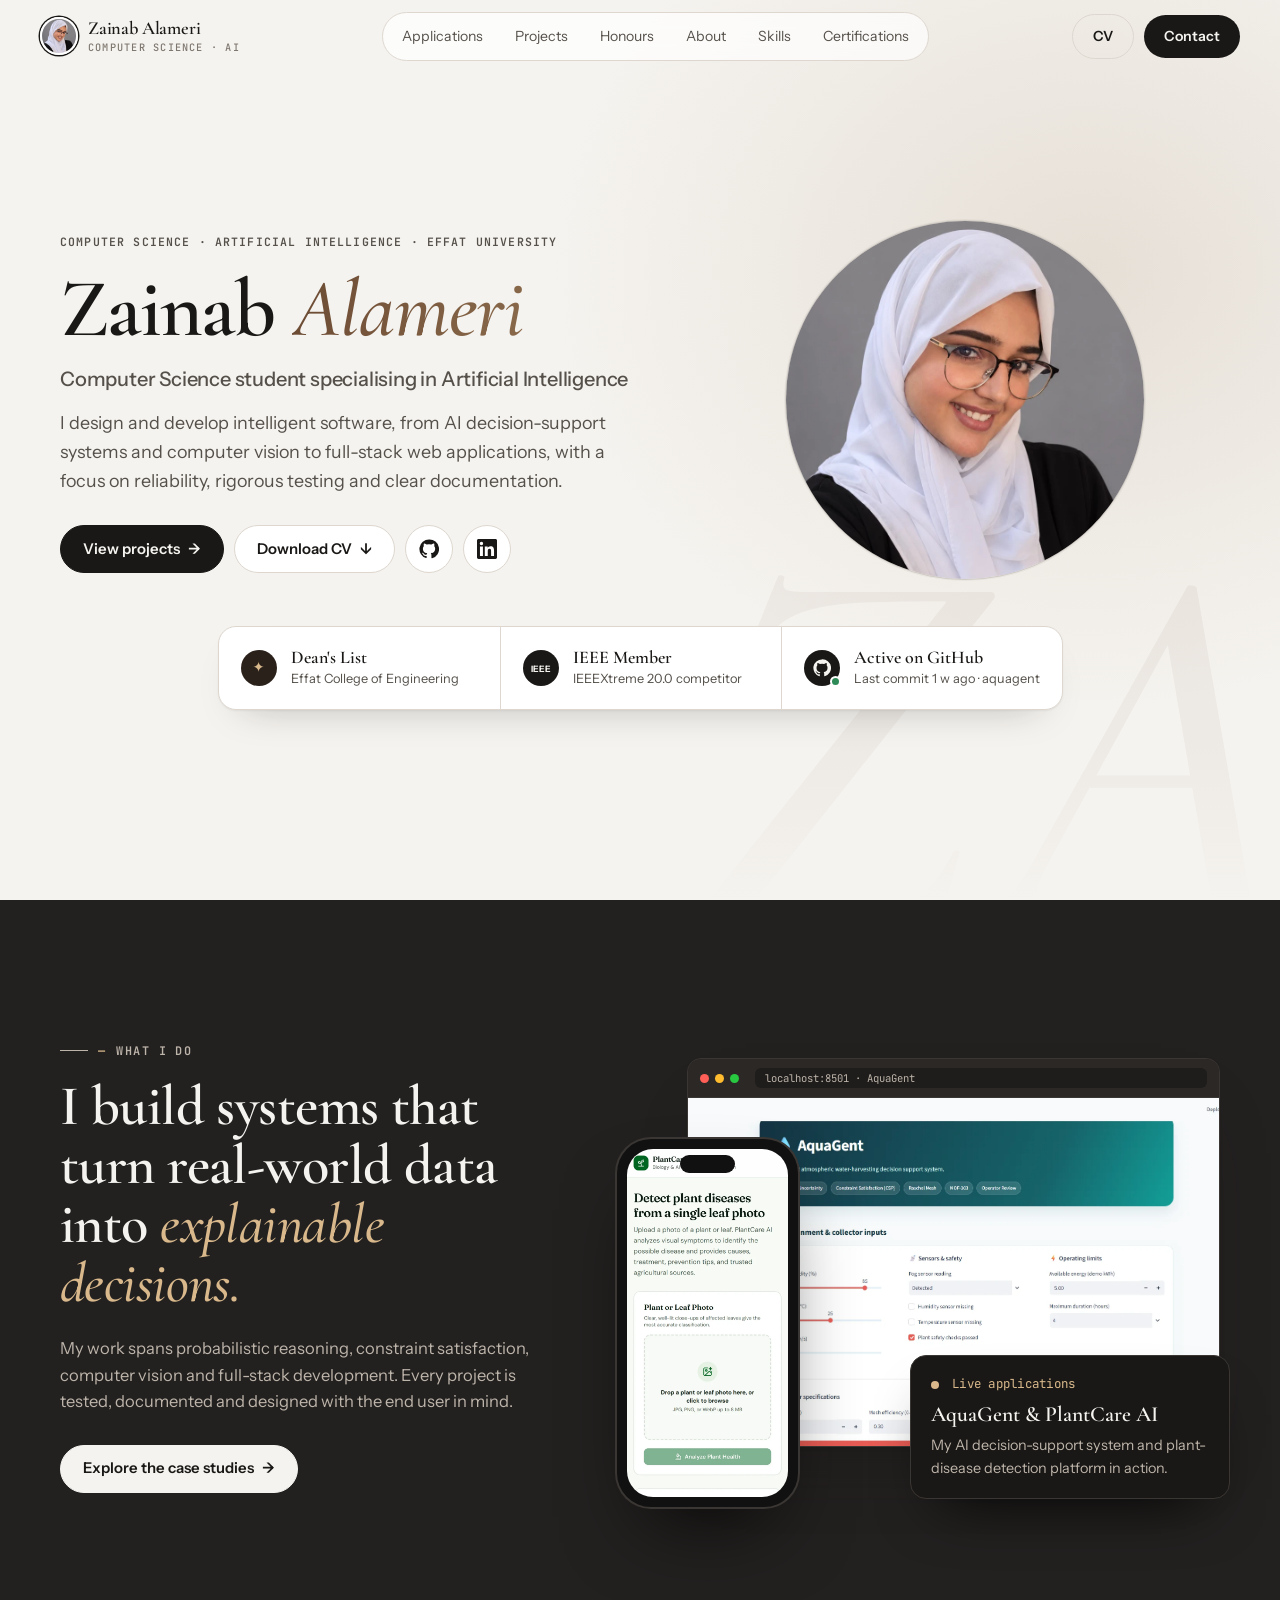
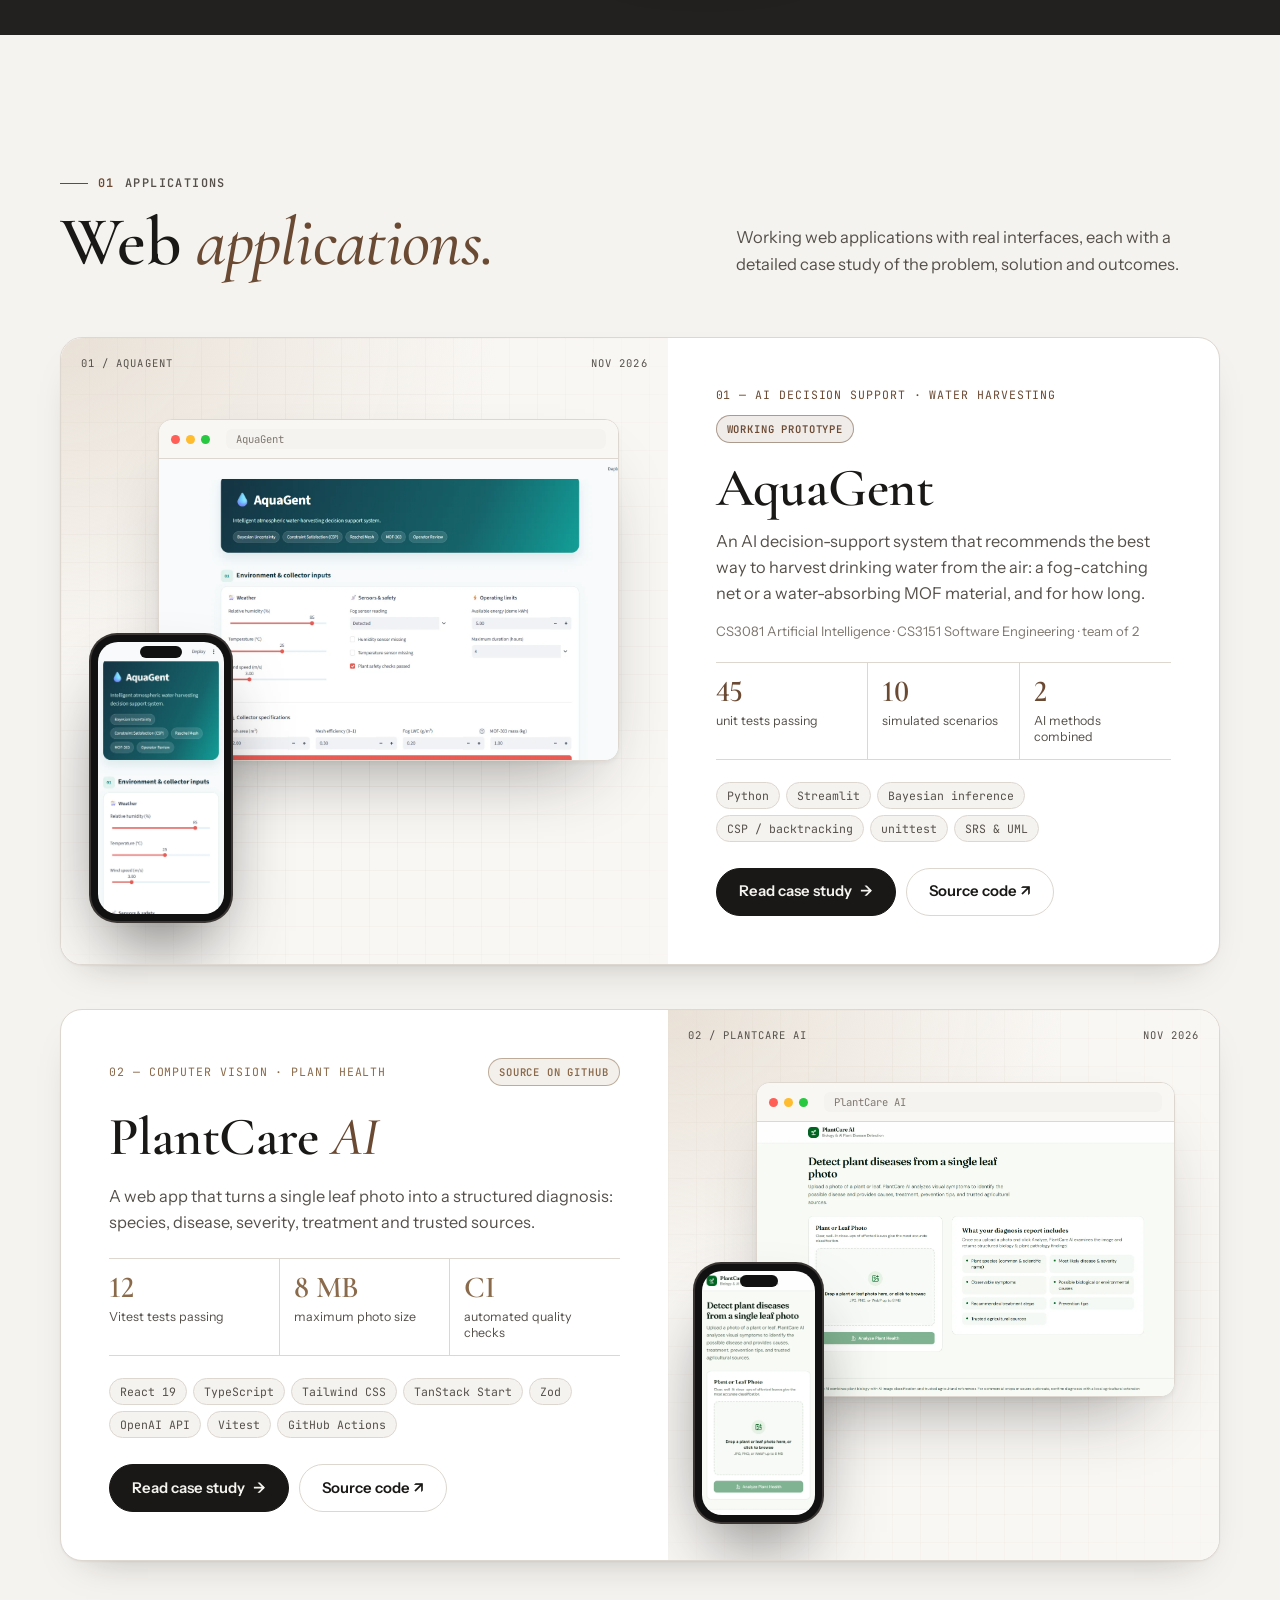
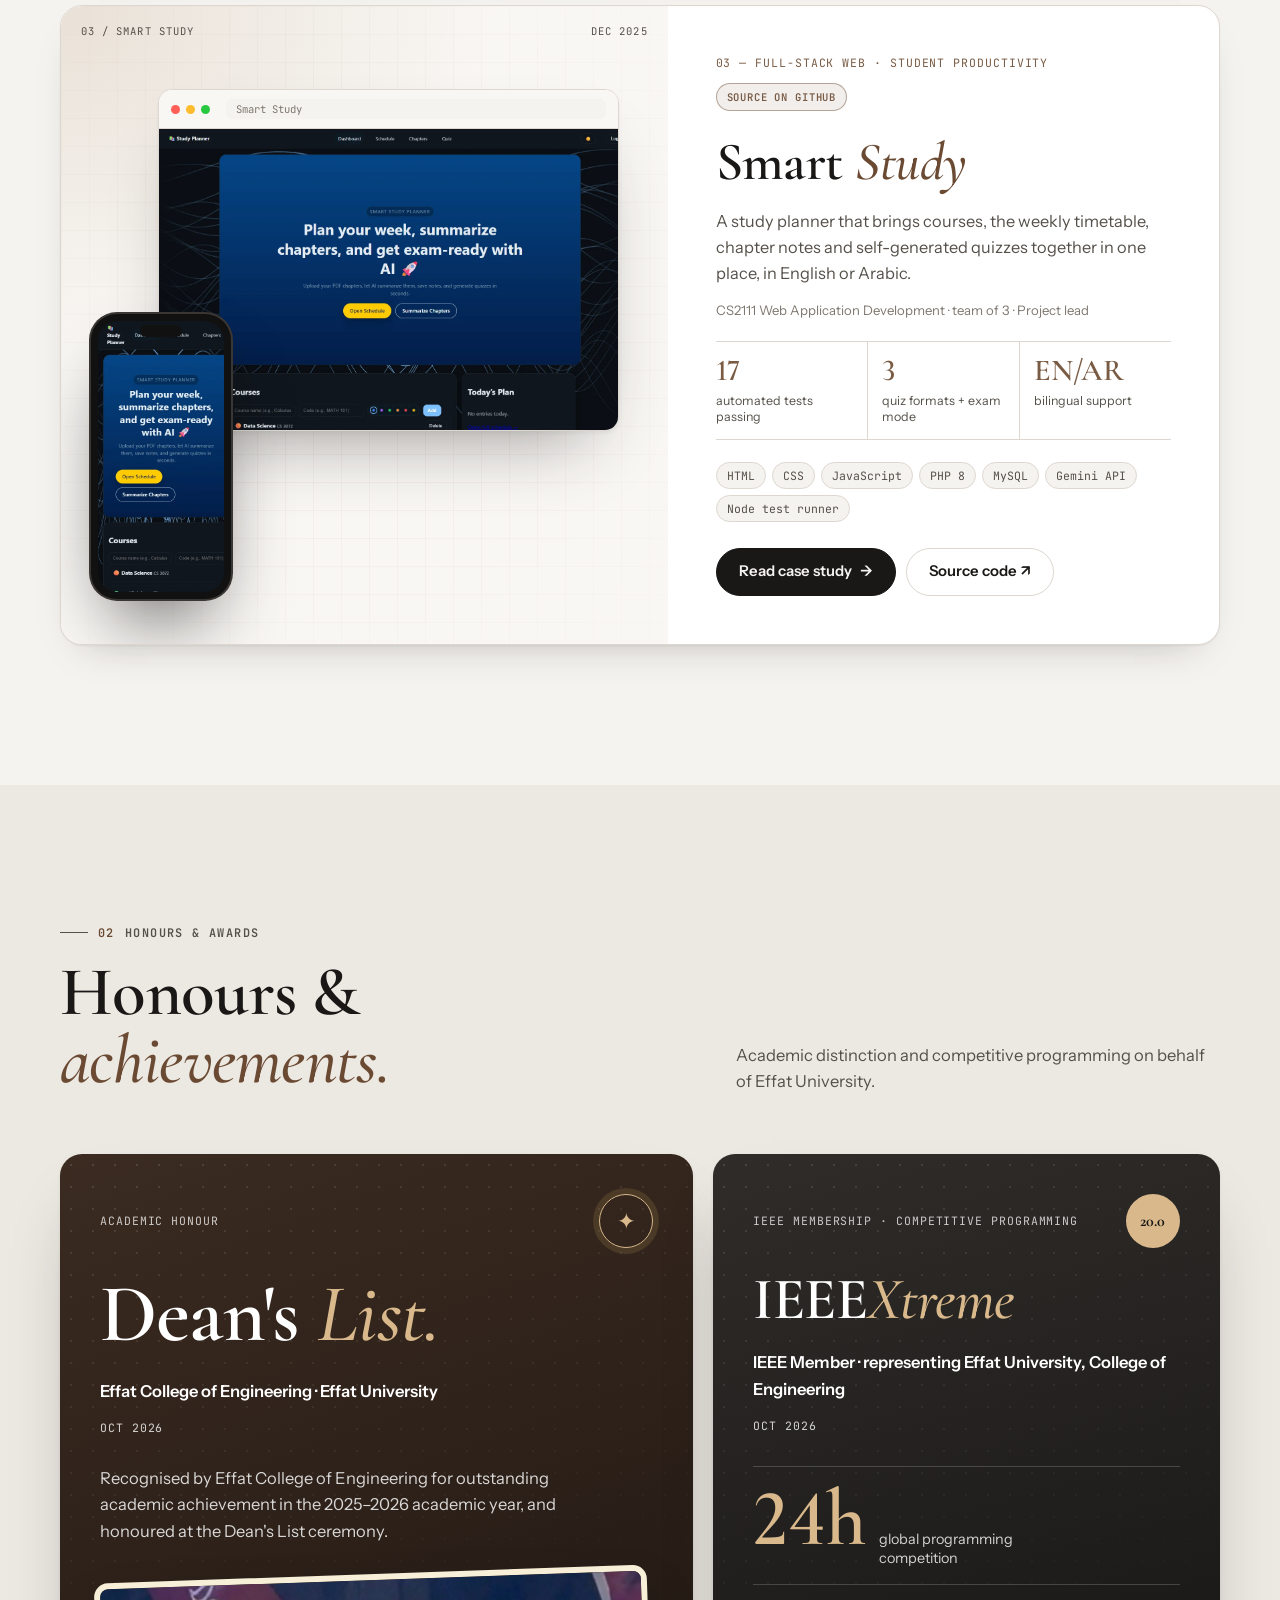
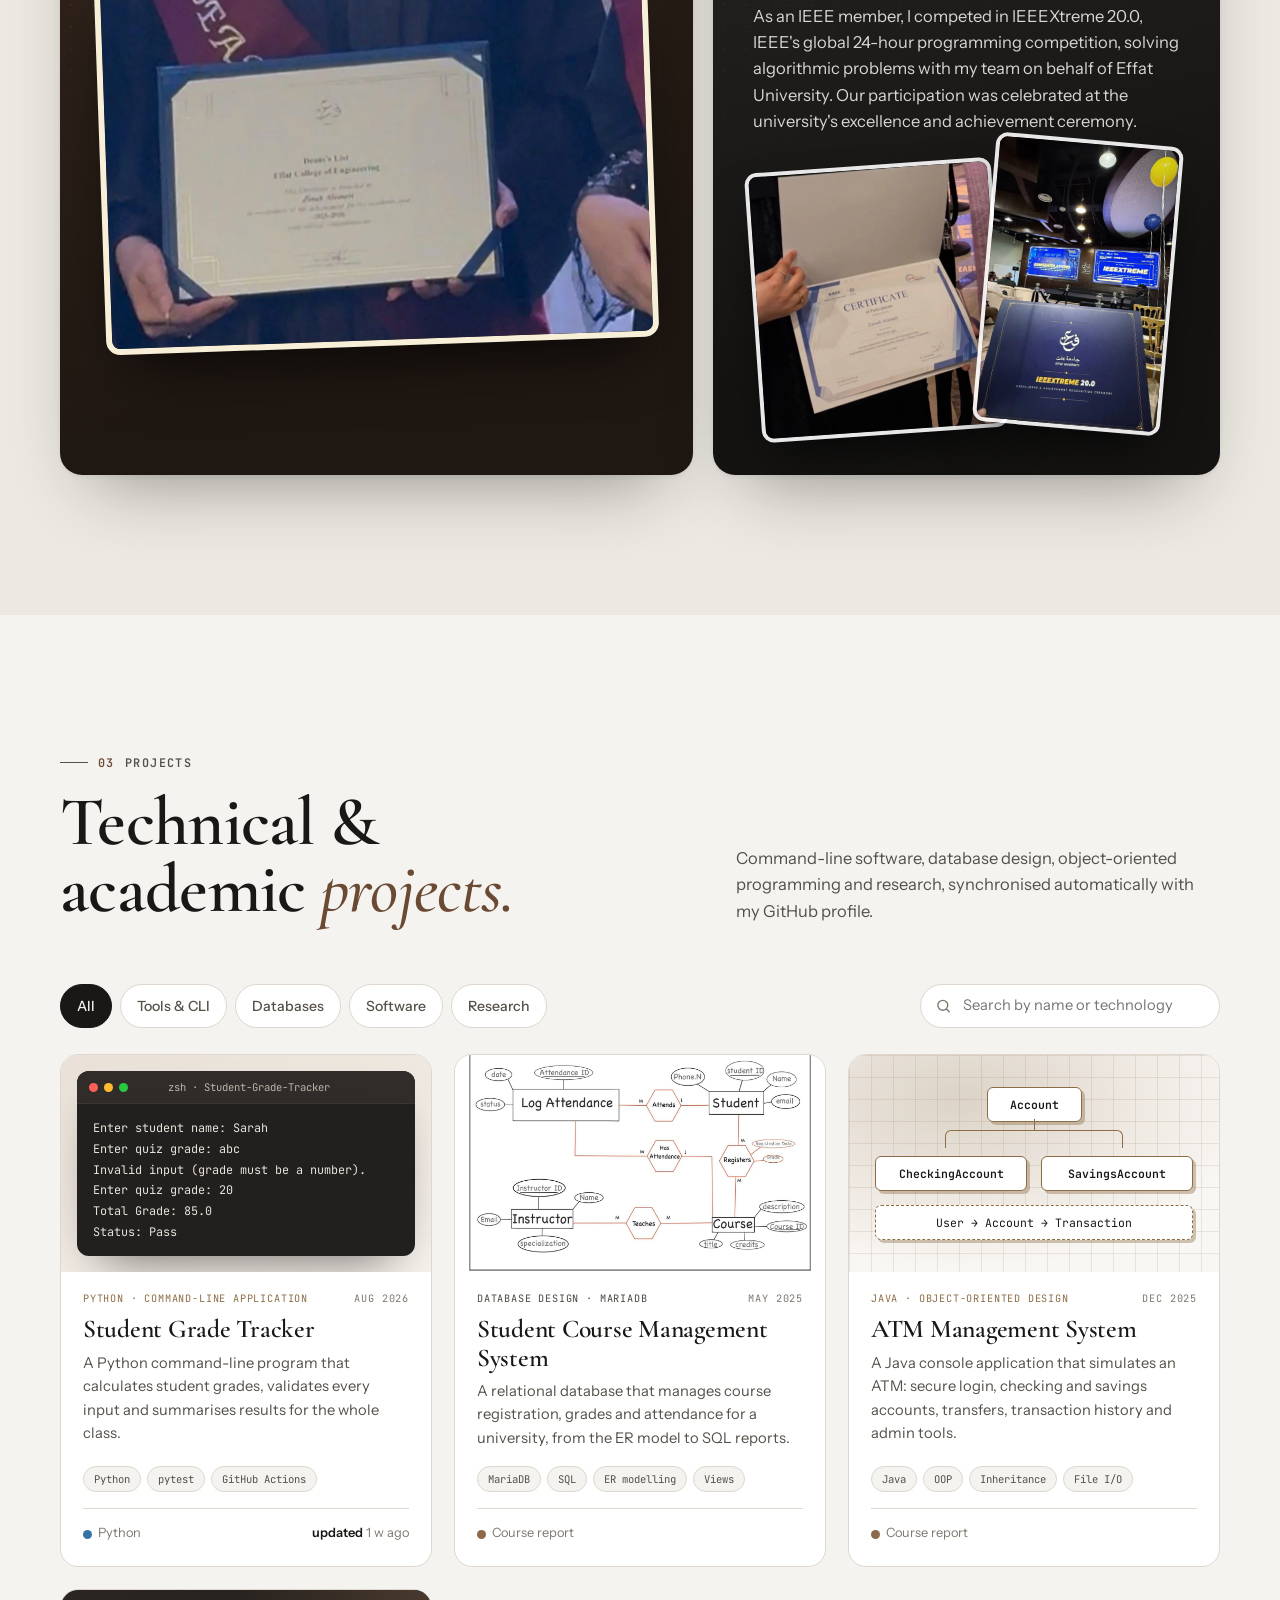
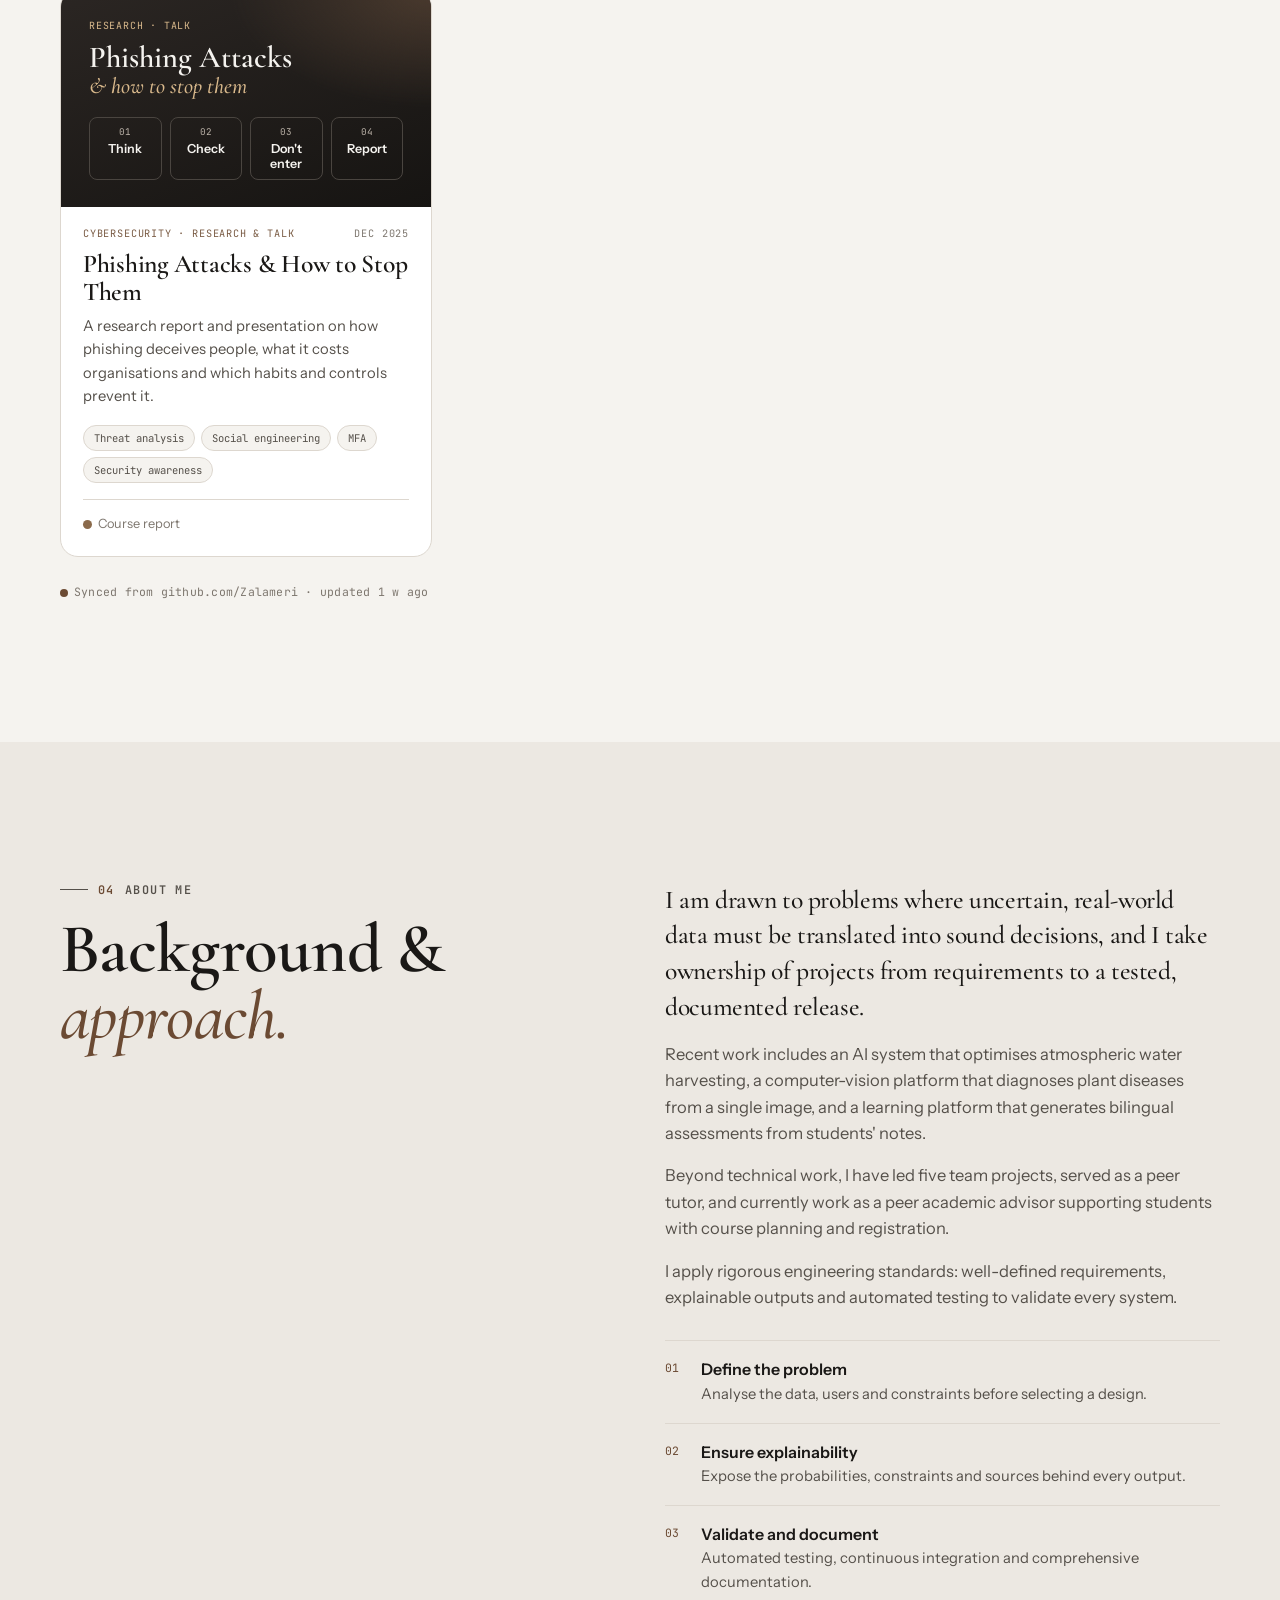
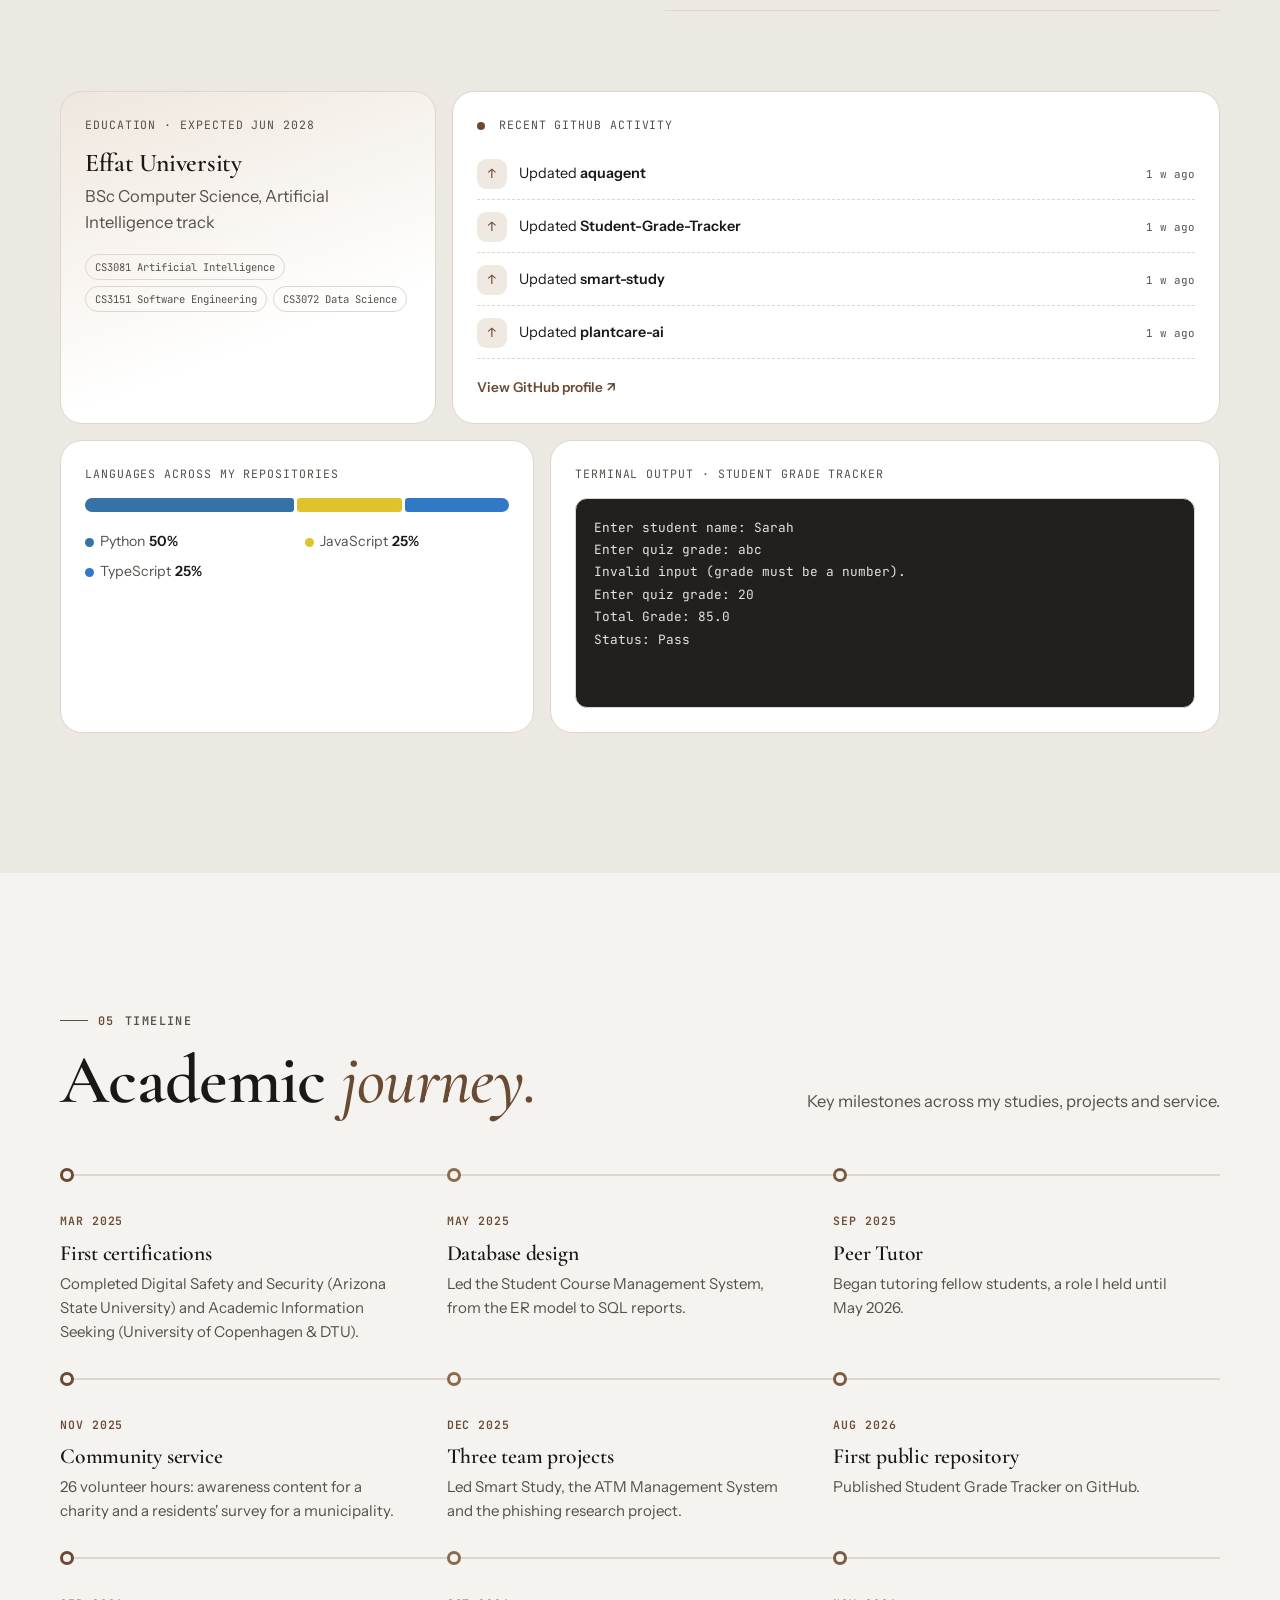
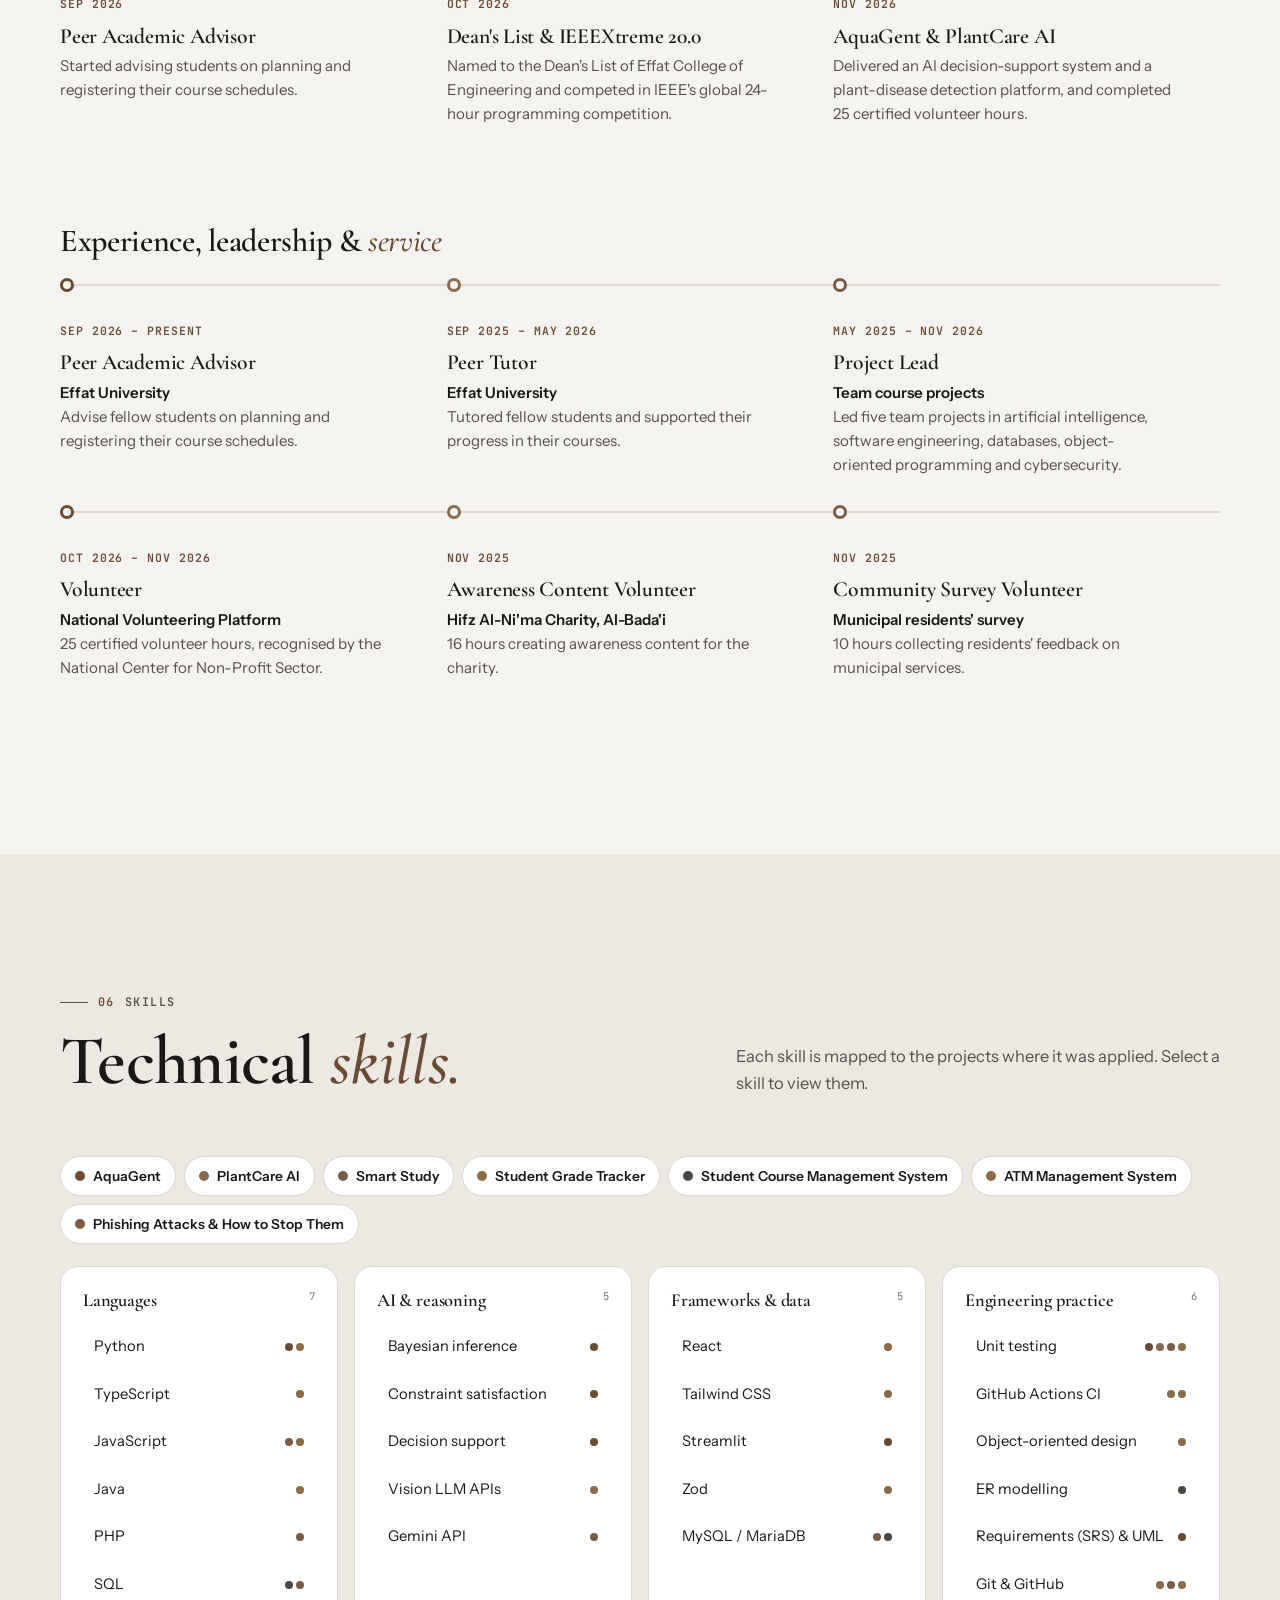
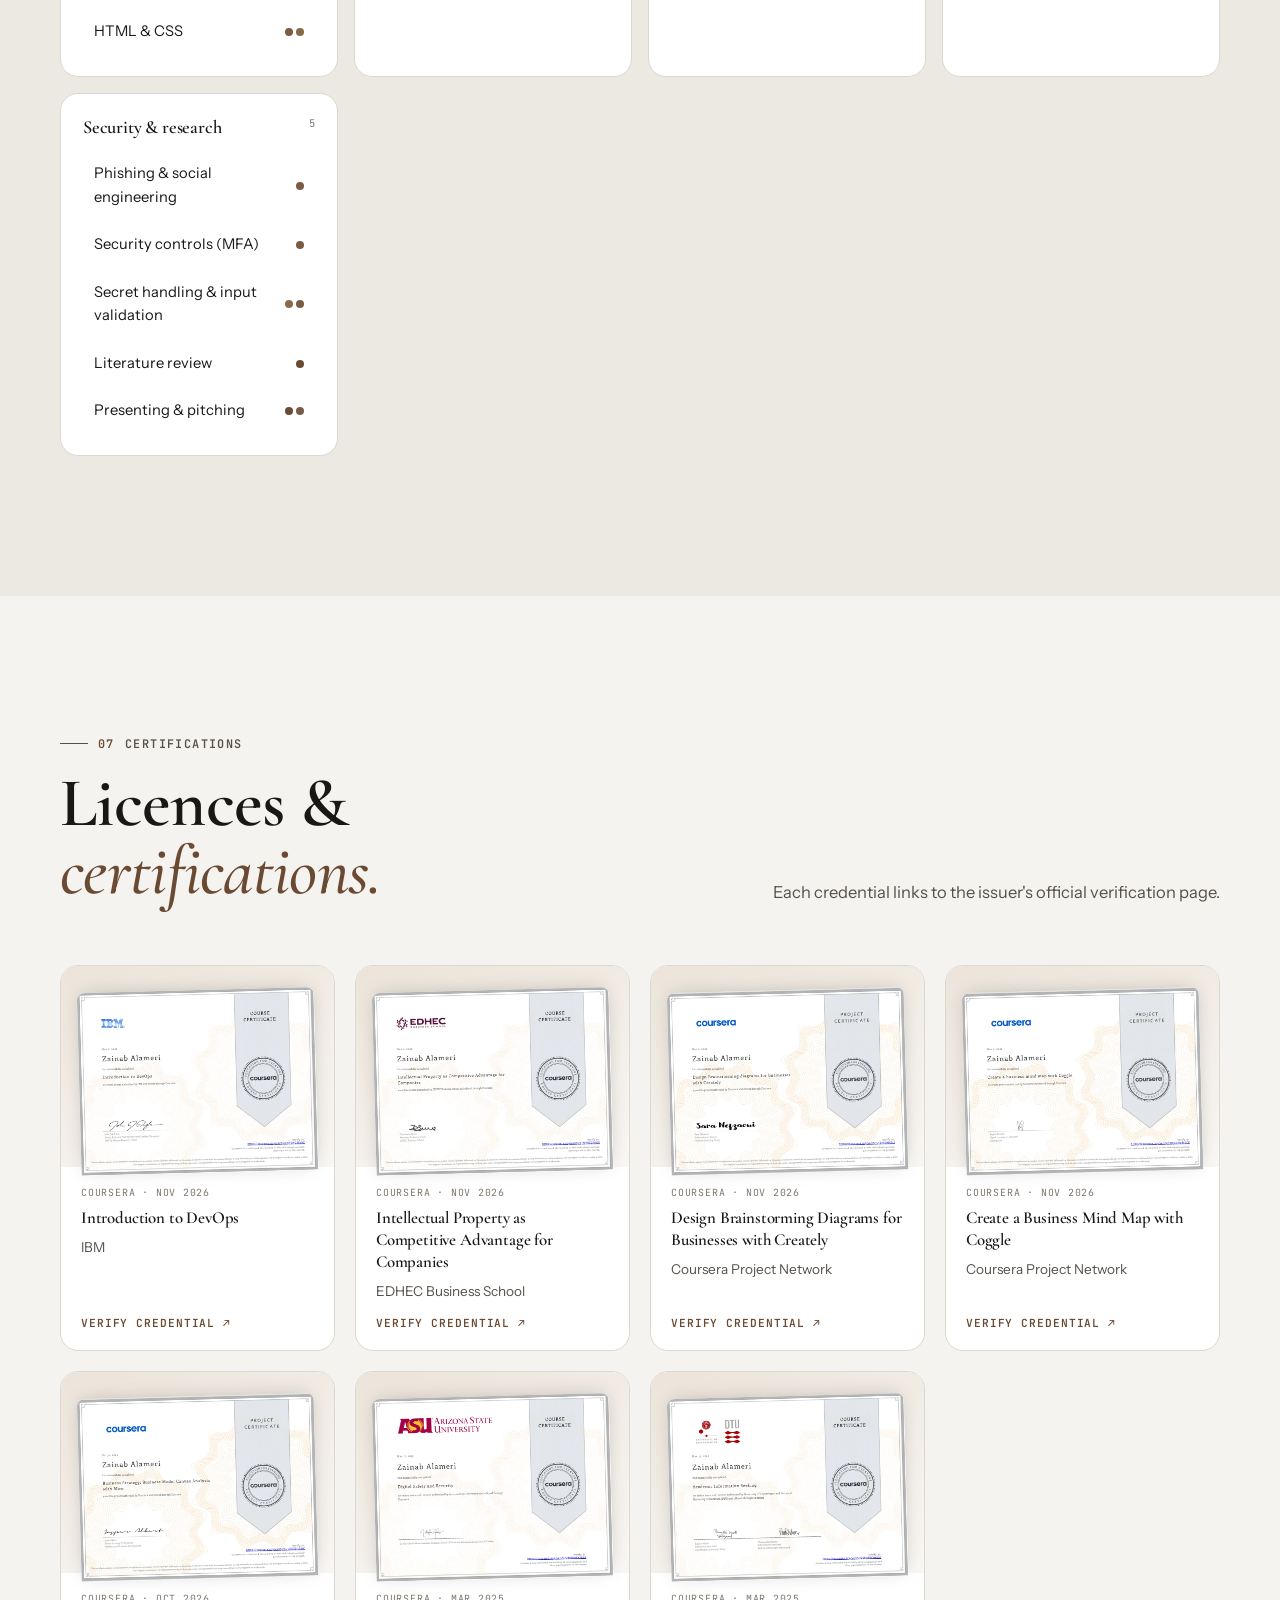
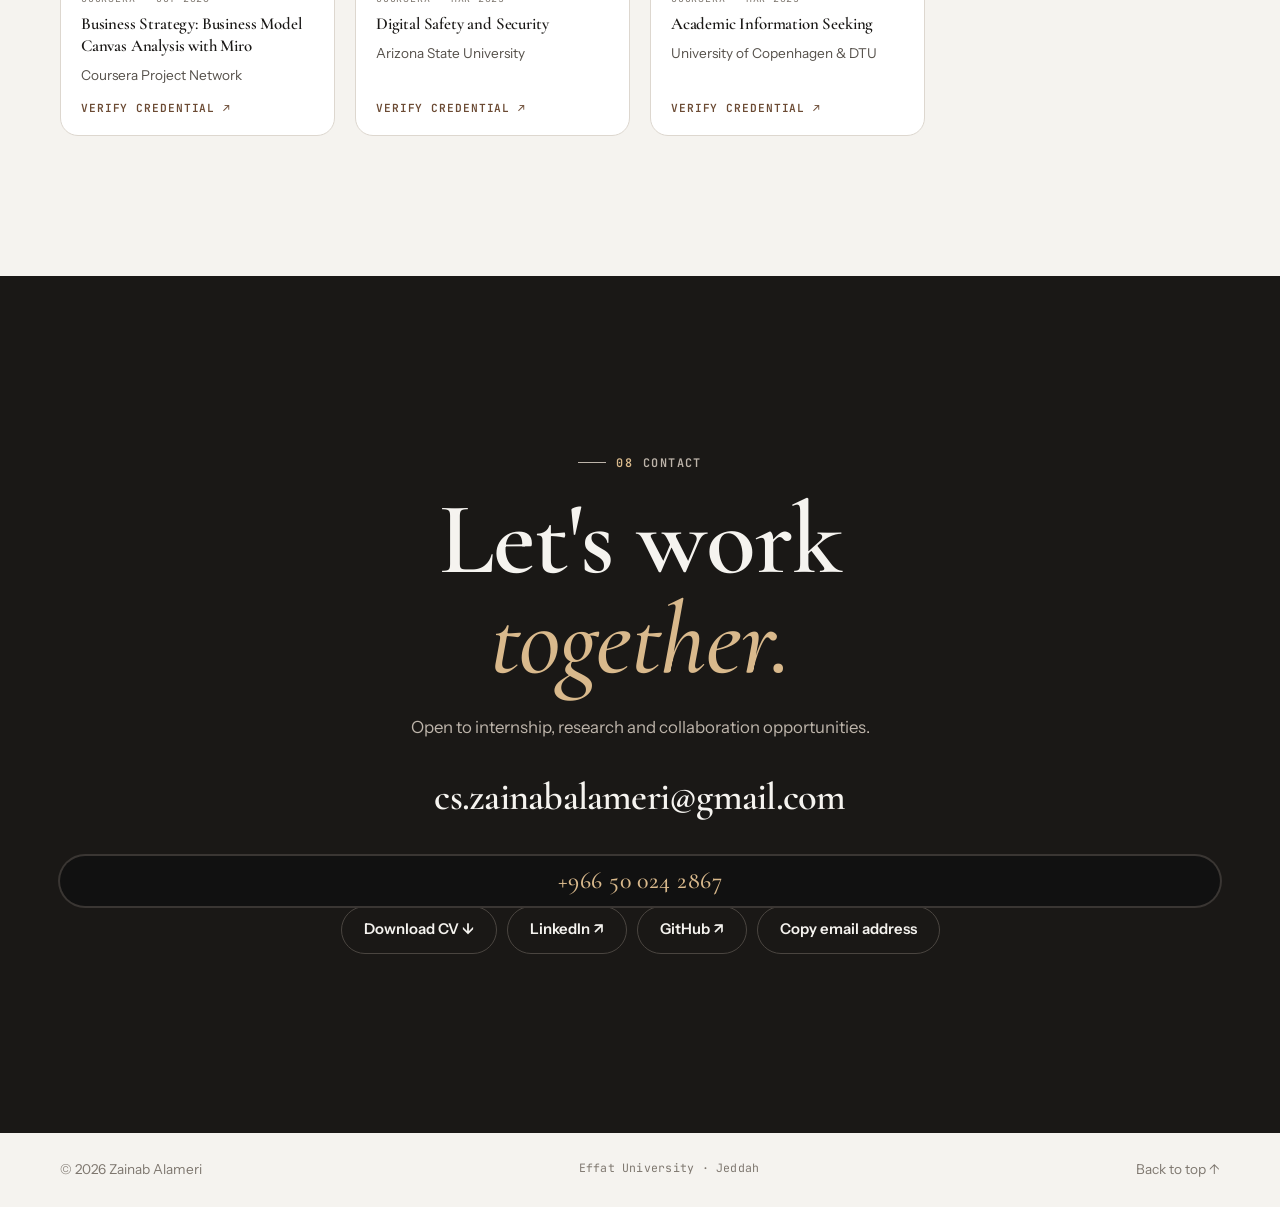
<file: index.html>
<!doctype html>
<html lang="en">
<head>
  <meta charset="utf-8">
  <meta name="viewport" content="width=device-width, initial-scale=1">
  <title>Zainab Alameri · Computer Science & Artificial Intelligence</title>
  <meta name="description" content="Zainab Alameri, Computer Science (Artificial Intelligence) student at Effat University and Dean's List honoree. Projects, case studies, skills and certifications.">
  <meta name="theme-color" content="#f4f8f8">
  <link rel="canonical" href="https://zalameri.github.io/">
  <meta property="og:type" content="website">
  <meta property="og:title" content="Zainab Alameri · Computer Science & Artificial Intelligence">
  <meta property="og:description" content="Computer Science (AI) student at Effat University building intelligent, well-tested software.">
  <meta property="og:url" content="https://zalameri.github.io/">
  <meta property="og:image" content="https://zalameri.github.io/assets/img/zainab-head.webp">
  <meta name="twitter:card" content="summary">
  <link rel="icon" href="assets/img/favicon.svg" type="image/svg+xml">
  <link rel="preconnect" href="https://fonts.googleapis.com">
  <link rel="preconnect" href="https://fonts.gstatic.com" crossorigin>
  <link href="https://fonts.googleapis.com/css2?family=Cormorant+Garamond:ital,wght@0,400..700;1,400..700&family=Instrument+Sans:wght@400..700&family=JetBrains+Mono:wght@400;600&display=swap" rel="stylesheet">
  <link rel="stylesheet" href="assets/css/style.css?v=27">
</head>
<body>
  <a class="skip" href="#main">Skip to content</a>
  <div class="progress" aria-hidden="true"><span></span></div>

  <header class="top">
    <a class="brand" href="#home" aria-label="Zainab Alameri, home">
      <img class="brand-avatar" src="assets/img/zainab-sm.webp" alt="" width="240" height="240">
      <span class="brand-name">Zainab Alameri<small>Computer Science · AI</small></span>
    </a>
    <nav class="nav" aria-label="Main">
      <a href="#work">Applications</a>
      <a href="#projects">Projects</a>
      <a href="#recognition">Honours</a>
      <a href="#about">About</a>
      <a href="#skills">Skills</a>
      <a href="#certificates">Certifications</a>
    </nav>
    <div class="top-actions">
      <a class="pill-btn ghost-pill" href="cv.html">CV</a>
      <a class="pill-btn" href="#contact">Contact</a>
    </div>
  </header>

  <main id="main">
    <!-- ================= HERO ================= -->
    <section id="home" class="hero">
      <span class="monogram" aria-hidden="true">ZA</span>
      <div class="wrap hero-grid">
        <div class="hero-copy reveal">
          <p class="kicker">Computer Science · Artificial Intelligence · Effat&nbsp;University</p>
          <h1 class="display hero-name">Zainab <em>Alameri</em></h1>
          <p class="hero-role">Computer Science student specialising in Artificial Intelligence</p>
          <p class="hero-lede">I design and develop intelligent software, from AI decision-support systems and computer vision to full-stack web applications, with a focus on reliability, rigorous testing and clear documentation.</p>
          <div class="cta-row">
            <a class="btn primary" href="#work">View projects <span aria-hidden="true">→</span></a>
            <a class="btn" href="assets/Zainab-Alameri-CV.pdf" download>Download CV <span aria-hidden="true">↓</span></a>
            <a class="icon-btn" data-github-link aria-label="GitHub profile"><svg viewBox="0 0 24 24" aria-hidden="true"><path d="M12 .5a11.5 11.5 0 0 0-3.64 22.41c.58.1.79-.25.79-.56v-2c-3.2.7-3.88-1.37-3.88-1.37-.53-1.33-1.28-1.69-1.28-1.69-1.050-.72.08-.7.08-.7 1.16.08 1.77 1.19 1.77 1.19 1.03 1.77 2.7 1.26 3.36.96.1-.75.4-1.26.73-1.55-2.55-.29-5.24-1.28-5.24-5.68 0-1.25.45-2.28 1.18-3.080-.12-.29-.51-1.46.11-3.04 0 0 .97-.31 3.17 1.18a11 11 0 0 1 5.77 0c2.2-1.49 3.17-1.18 3.17-1.18.62 1.58.23 2.75.11 3.04.74.8 1.18 1.83 1.18 3.08 0 4.41-2.69 5.38-5.25 5.67.41.36.78 1.06.78 2.14v3.17c0 .31.21.67.8.56A11.5 11.5 0 0 0 12 .5Z"/></svg></a>
            <a class="icon-btn" data-linkedin-link aria-label="LinkedIn profile"><svg viewBox="0 0 24 24" aria-hidden="true"><path d="M20.45 20.45h-3.55v-5.57c0-1.33-.03-3.04-1.85-3.04-1.86 0-2.14 1.45-2.14 2.94v5.67H9.36V9h3.41v1.56h.05c.48-.9 1.64-1.85 3.37-1.85 3.6 0 4.27 2.37 4.27 5.46v6.28ZM5.34 7.43a2.06 2.06 0 1 1 0-4.12 2.06 2.06 0 0 1 0 4.12ZM7.12 20.45H3.56V9h3.56v11.45ZM22.22 0H1.77C.79 0 0 .77 0 1.73v20.54C0 23.23.79 24 1.77 24h20.45c.98 0 1.78-.77 1.78-1.73V1.73C24 .77 23.2 0 22.22 0Z"/></svg></a>
          </div>
        </div>

        <div class="hero-photo reveal">
          <div class="photo-frame">
                        <img src="assets/img/zainab-head.webp" alt="Portrait of Zainab Alameri" width="700" height="700">
          </div>
        </div>
      </div>
      <div class="wrap">
  <ul class="creds reveal" aria-label="Highlights">
            <li><span class="ci c1" aria-hidden="true">✦</span><div><b>Dean's List</b><small>Effat College of Engineering</small></div></li>
            <li><span class="ci c2" aria-hidden="true">IEEE</span><div><b>IEEE Member</b><small>IEEEXtreme 20.0 competitor</small></div></li>
            <li><span class="ci c3" aria-hidden="true"><svg viewBox="0 0 24 24" width="18" height="18" fill="currentColor"><path d="M12 .5a11.5 11.5 0 0 0-3.64 22.41c.58.1.79-.25.79-.56v-2c-3.2.7-3.88-1.37-3.88-1.37-.53-1.33-1.28-1.69-1.28-1.69-1.05-.72.08-.7.08-.7 1.16.08 1.77 1.19 1.77 1.19 1.03 1.77 2.7 1.26 3.36.96.1-.75.4-1.26.73-1.55-2.55-.29-5.24-1.28-5.24-5.68 0-1.25.45-2.28 1.18-3.08-.12-.29-.51-1.46.11-3.04 0 0 .97-.31 3.17 1.18a11 11 0 0 1 5.77 0c2.2-1.49 3.17-1.18 3.17-1.18.62 1.58.23 2.75.11 3.04.74.8 1.18 1.83 1.18 3.08 0 4.41-2.69 5.38-5.25 5.67.41.36.78 1.06.78 2.14v3.17c0 .31.21.67.8.56A11.5 11.5 0 0 0 12 .5Z"/></svg><i class="gh-pulse"></i></span><div><b>Active on GitHub</b><small id="gh-live">Shipping code every week</small></div></li>
          </ul>
      </div>
    </section>

    <!-- ================= SHOWCASE ================= -->
    <section class="showcase" aria-labelledby="h-showcase">
      <div class="wrap showcase-grid">
        <div class="showcase-copy reveal">
          <p class="eyebrow"><span>—</span> What I do</p>
          <h2 id="h-showcase" class="display">I build systems that turn real-world data into <em>explainable decisions.</em></h2>
          <p class="sec-sub">My work spans probabilistic reasoning, constraint satisfaction, computer vision and full-stack development. Every project is tested, documented and designed with the end user in mind.</p>
          <a class="btn primary" href="#work">Explore the case studies <span aria-hidden="true">→</span></a>
        </div>
        <div class="stage reveal" aria-label="Screenshots of AquaGent on desktop and PlantCare AI on a phone">
          <figure class="win stage-win">
            <div class="win-bar"><i></i><i></i><i></i><span>localhost:8501 · AquaGent</span></div>
            <img src="assets/img/projects/aquagent-ui.webp" alt="AquaGent running on desktop: water-harvesting decision support with weather, sensor and operating-limit inputs" width="1440" height="900">
          </figure>
          <figure class="phone stage-phone">
            <span class="notch" aria-hidden="true"></span>
            <img src="assets/img/projects/plantcare-phone.webp" alt="PlantCare AI running on a phone: detect plant diseases from a single leaf photo" width="600" height="1298">
          </figure>
          <div class="stage-note">
            <p class="mono"><span class="live-dot" aria-hidden="true"></span> Live applications</p>
            <b>AquaGent &amp; PlantCare AI</b>
            <p>My AI decision-support system and plant-disease detection platform in action.</p>
          </div>
        </div>
      </div>
    </section>

    <!-- ================= FEATURED ================= -->
    <section id="work" class="section">
      <div class="wrap">
        <header class="reveal sec-head row">
          <div>
            <p class="eyebrow"><span>01</span> Applications</p>
            <h2 class="display">Web <em>applications.</em></h2>
          </div>
          <p class="sec-sub">Working web applications with real interfaces, each with a detailed case study of the problem, solution and outcomes.</p>
        </header>
        <div id="featured" class="featured"></div>
      </div>
    </section>

    <!-- ================= RECOGNITION ================= -->
    <section id="recognition" class="section tint">
      <div class="wrap">
        <header class="reveal sec-head row">
          <div>
            <p class="eyebrow"><span>02</span> Honours &amp; awards</p>
            <h2 class="display">Honours &amp; <em>achievements.</em></h2>
          </div>
          <p class="sec-sub">Academic distinction and competitive programming on behalf of Effat University.</p>
        </header>
        <div id="recog" class="recog"></div>
      </div>
    </section>

    <!-- ================= ALL PROJECTS ================= -->
    <section id="projects" class="section">
      <div class="wrap">
        <header class="reveal sec-head row">
          <div>
            <p class="eyebrow"><span>03</span> Projects</p>
            <h2 class="display">Technical &amp; academic <em>projects.</em></h2>
          </div>
          <p class="sec-sub">Command-line software, database design, object-oriented programming and research, synchronised automatically with my GitHub profile.</p>
        </header>
        <div class="toolbar">
          <div id="filters" class="filters" role="group" aria-label="Filter projects"></div>
          <label class="search"><span class="visually-hidden">Search projects</span>
            <svg viewBox="0 0 24 24" aria-hidden="true"><circle cx="11" cy="11" r="7"/><path d="m20 20-3.5-3.5"/></svg>
            <input id="q" type="search" placeholder="Search by name or technology" autocomplete="off">
          </label>
        </div>
        <ul id="grid" class="grid"></ul>
        <p id="sync" class="sync mono" aria-live="polite"><span class="live-dot"></span>Connecting to GitHub…</p>
      </div>
    </section>

    <!-- ================= ABOUT ================= -->
    <section id="about" class="section band">
      <div class="wrap about-grid">
        <div>
          <p class="eyebrow"><span>04</span> About me</p>
          <h2 class="display">Background &amp; <em>approach.</em></h2>
        </div>
        <div class="about-copy">
          <p class="big">I am drawn to problems where uncertain, real-world data must be translated into sound decisions, and I take ownership of projects from requirements to a tested, documented release.</p>
          <p>Recent work includes an AI system that optimises atmospheric water harvesting, a computer-vision platform that diagnoses plant diseases from a single image, and a learning platform that generates bilingual assessments from students' notes.</p>
          <p>Beyond technical work, I have led five team projects, served as a peer tutor, and currently work as a peer academic advisor supporting students with course planning and registration.</p>
          <p>I apply rigorous engineering standards: well-defined requirements, explainable outputs and automated testing to validate every system.</p>
          <ol class="approach">
            <li><span>01</span><div><b>Define the problem</b>Analyse the data, users and constraints before selecting a design.</div></li>
            <li><span>02</span><div><b>Ensure explainability</b>Expose the probabilities, constraints and sources behind every output.</div></li>
            <li><span>03</span><div><b>Validate and document</b>Automated testing, continuous integration and comprehensive documentation.</div></li>
          </ol>
        </div>
      </div>
      <div class="wrap bento">
        <article class="tile edu">
          <p class="mono">Education · <span id="edu-when"></span></p>
          <h3 id="edu-school"></h3>
          <p id="edu-degree"></p>
          <ul id="edu-courses" class="mini-tags"></ul>
        </article>
        <article class="tile activity">
          <p class="mono"><span class="live-dot"></span> Recent GitHub activity</p>
          <ol id="activity" class="feed"><li class="muted">Loading…</li></ol>
          <a class="tile-link" data-github-link>View GitHub profile ↗</a>
        </article>
        <article class="tile langs">
          <p class="mono">Languages across my repositories</p>
          <div id="langbar" class="langbar" role="img" aria-label="Share of repositories by language"></div>
          <ul id="langlist" class="langlist"></ul>
        </article>
        <article class="tile term-tile">
          <p class="mono">Terminal output · Student Grade Tracker</p>
          <pre class="term" id="term" aria-label="Terminal output from Student Grade Tracker"></pre>
        </article>
      </div>
    </section>

    <!-- ================= JOURNEY ================= -->
    <section id="journey" class="section">
      <div class="wrap">
        <header class="reveal sec-head row">
          <div>
            <p class="eyebrow"><span>05</span> Timeline</p>
            <h2 class="display">Academic <em>journey.</em></h2>
          </div>
          <p class="sec-sub">Key milestones across my studies, projects and service.</p>
        </header>
        <ol id="timeline" class="timeline"></ol>
        <div id="experience-wrap" hidden>
          <h3 class="h3">Experience, leadership &amp; <em>service</em></h3>
          <ol id="experience" class="timeline"></ol>
        </div>
      </div>
    </section>

    <!-- ================= SKILLS ================= -->
    <section id="skills" class="section tint">
      <div class="wrap">
        <header class="reveal sec-head row">
          <div>
            <p class="eyebrow"><span>06</span> Skills</p>
            <h2 class="display">Technical <em>skills.</em></h2>
          </div>
          <p class="sec-sub">Each skill is mapped to the projects where it was applied. Select a skill to view them.</p>
        </header>
        <div id="skillgrid" class="skillgrid"></div>
      </div>
    </section>

    <!-- ================= CERTIFICATES ================= -->
    <section id="certificates" class="section">
      <div class="wrap">
        <header class="reveal sec-head row">
          <div>
            <p class="eyebrow"><span>07</span> Certifications</p>
            <h2 class="display">Licences &amp; <em>certifications.</em></h2>
          </div>
          <p class="sec-sub">Each credential links to the issuer's official verification page.</p>
        </header>
        <ul id="certs" class="certs"></ul>
      </div>
    </section>

    <!-- ================= CONTACT ================= -->
    <section id="contact" class="contact">
      <div class="wrap">
        <p class="eyebrow"><span>08</span> Contact</p>
        <h2 class="display huge">Let's work <em>together.</em></h2>
        <p class="contact-sub">Open to internship, research and collaboration opportunities.</p>
        <a class="mail" data-email-link></a>
        <p class="phone"><a data-phone-link></a></p>
        <div class="cta-row center">
          <a class="btn" href="assets/Zainab-Alameri-CV.pdf" download>Download CV ↓</a>
          <a class="btn" data-linkedin-link>LinkedIn ↗</a>
          <a class="btn" data-github-link>GitHub ↗</a>
          <button class="btn" type="button" id="copy-mail">Copy email address</button>
        </div>
      </div>
    </section>
  </main>

  <footer class="footer wrap">
    <span>© <span id="year"></span> Zainab Alameri</span>
    <span class="mono">Effat University · Jeddah</span>
    <a href="#home">Back to top ↑</a>
  </footer>

  <script src="assets/js/data.js?v=27"></script>
  <script src="assets/js/common.js?v=27"></script>
  <script src="assets/js/main.js?v=27"></script>
</body>
</html>
</file>
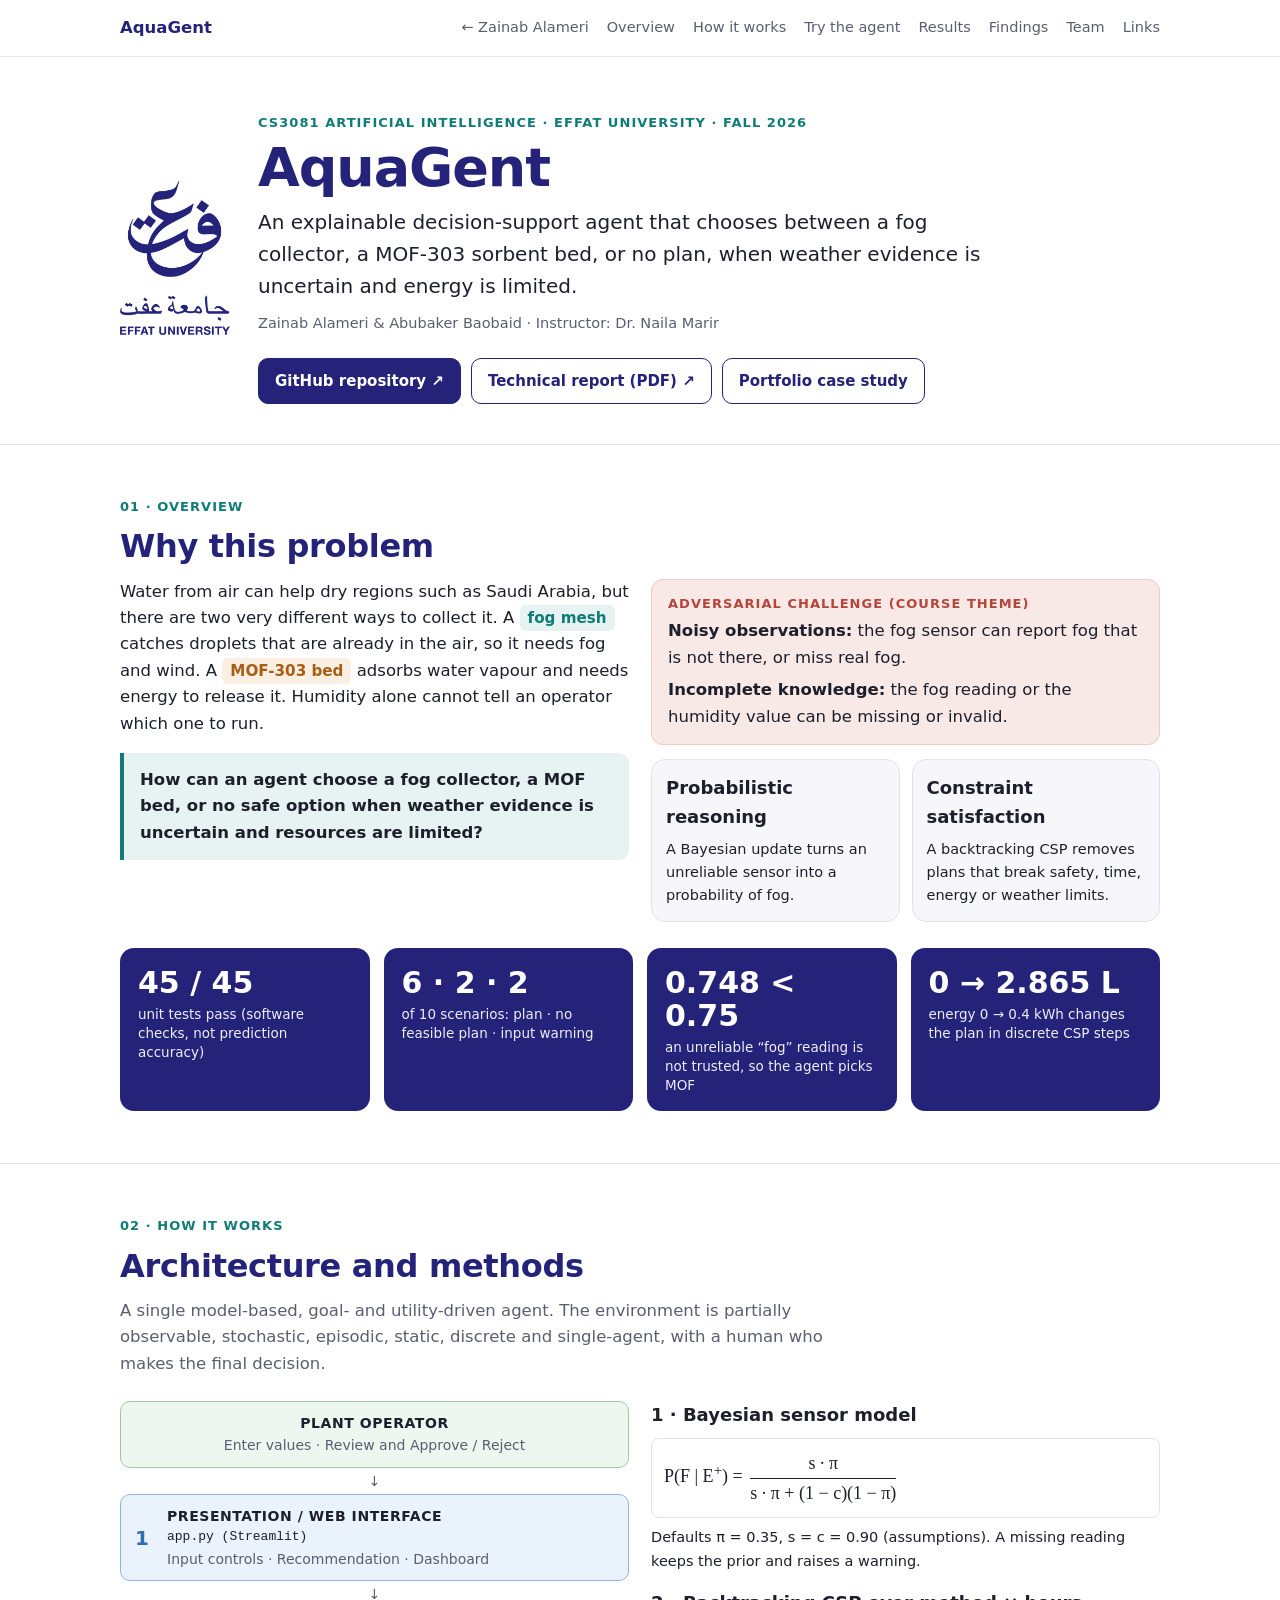
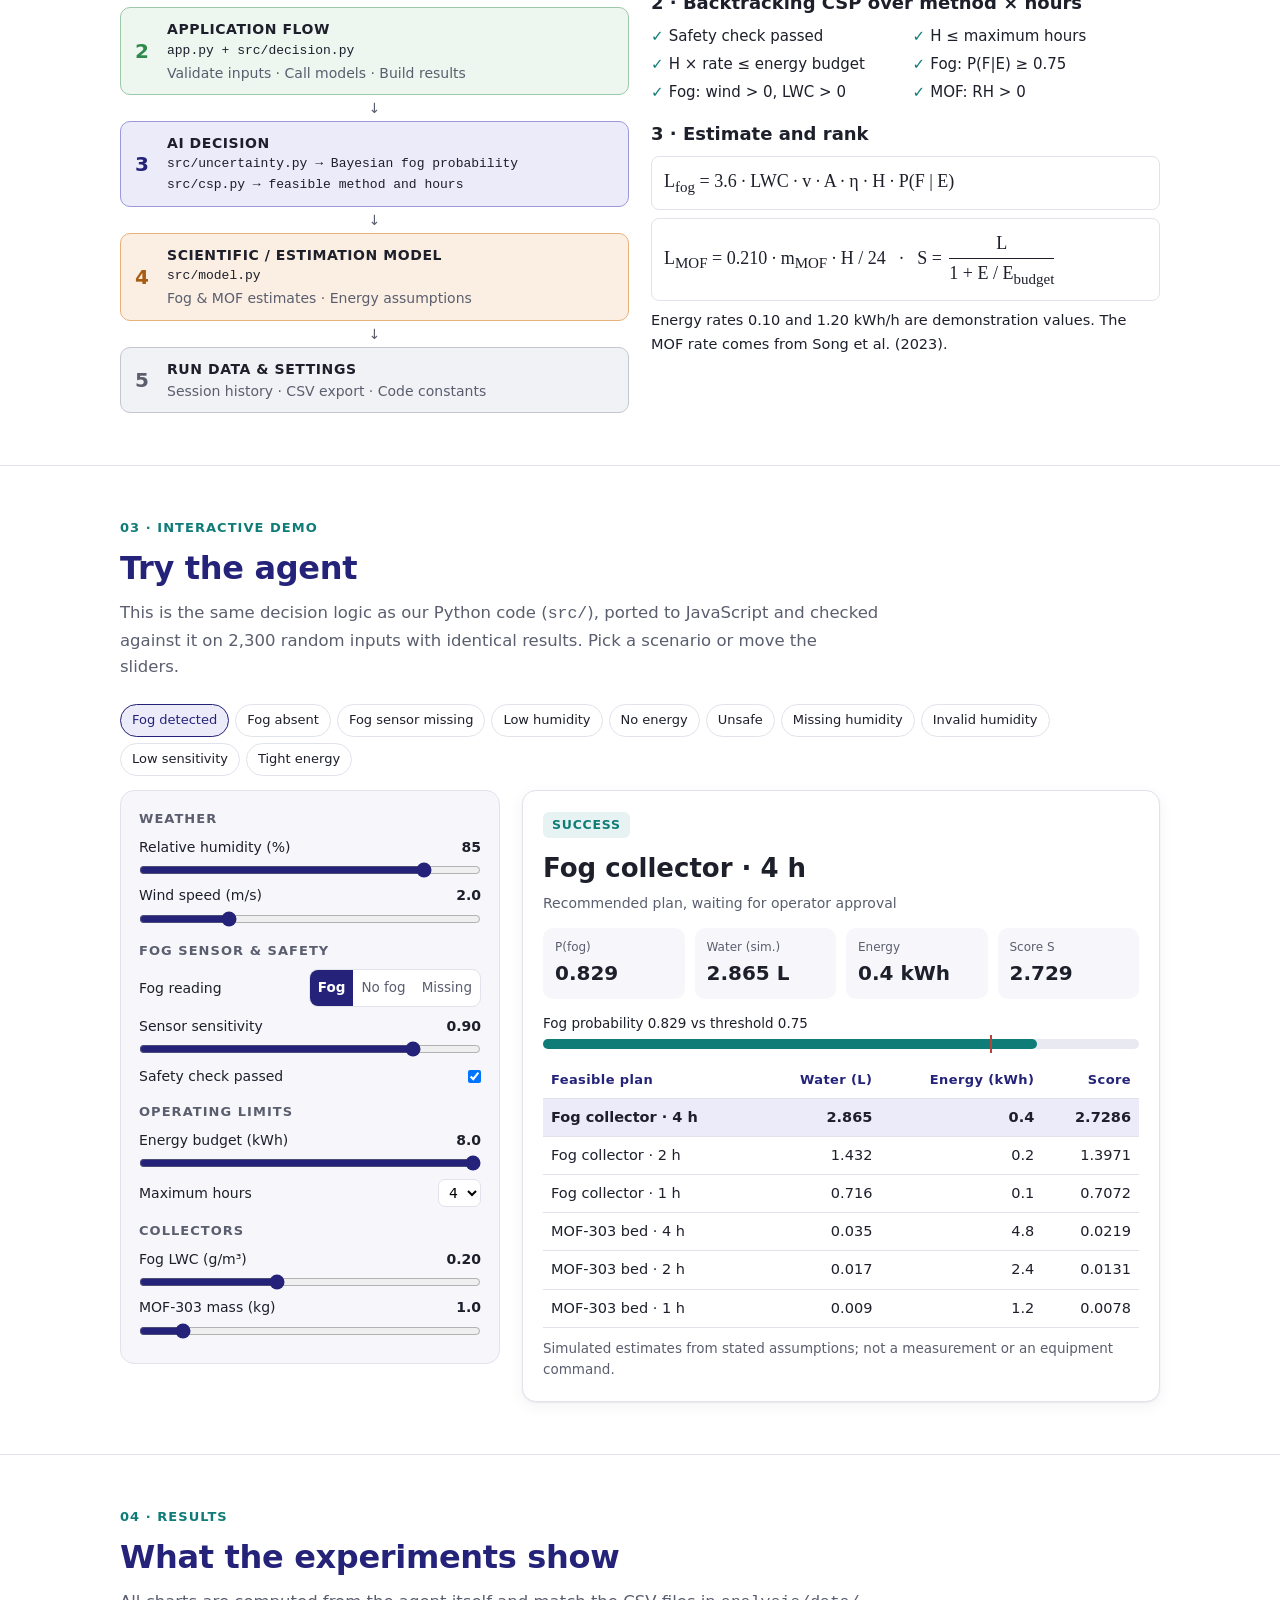
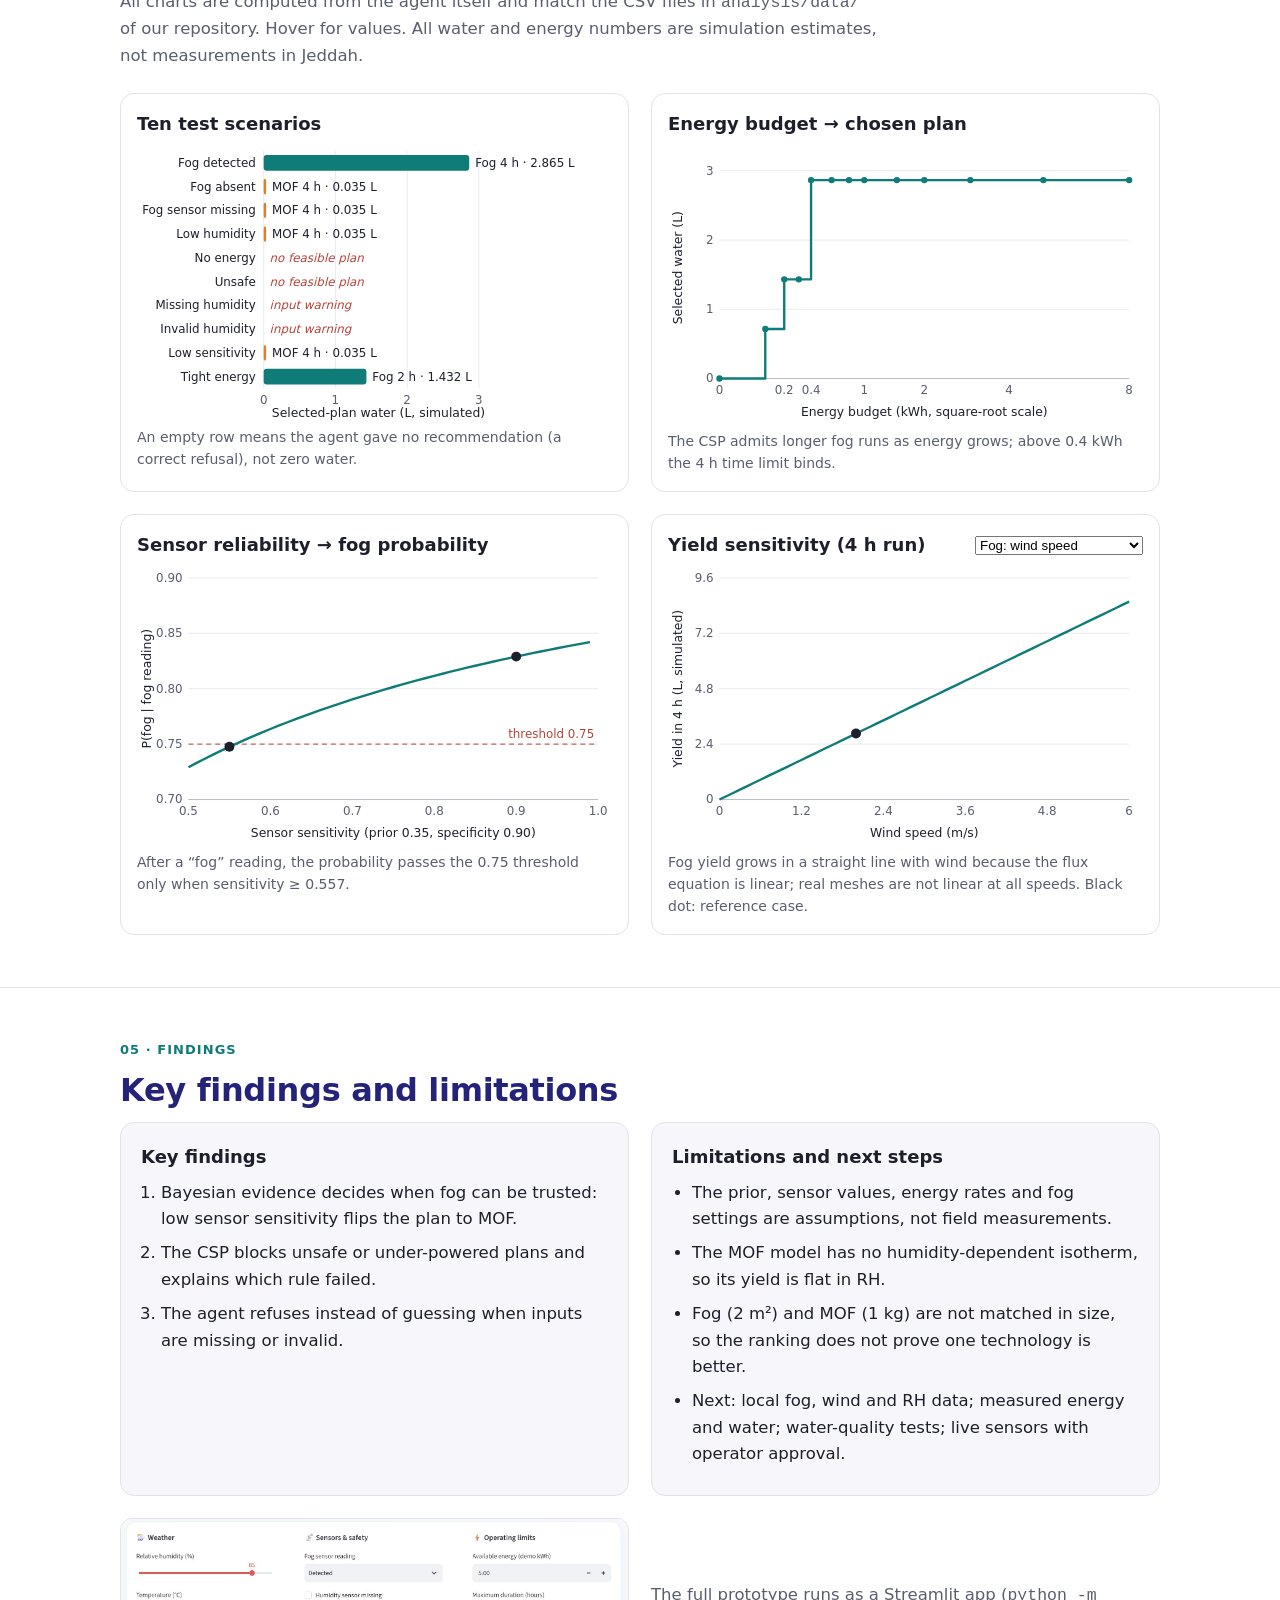
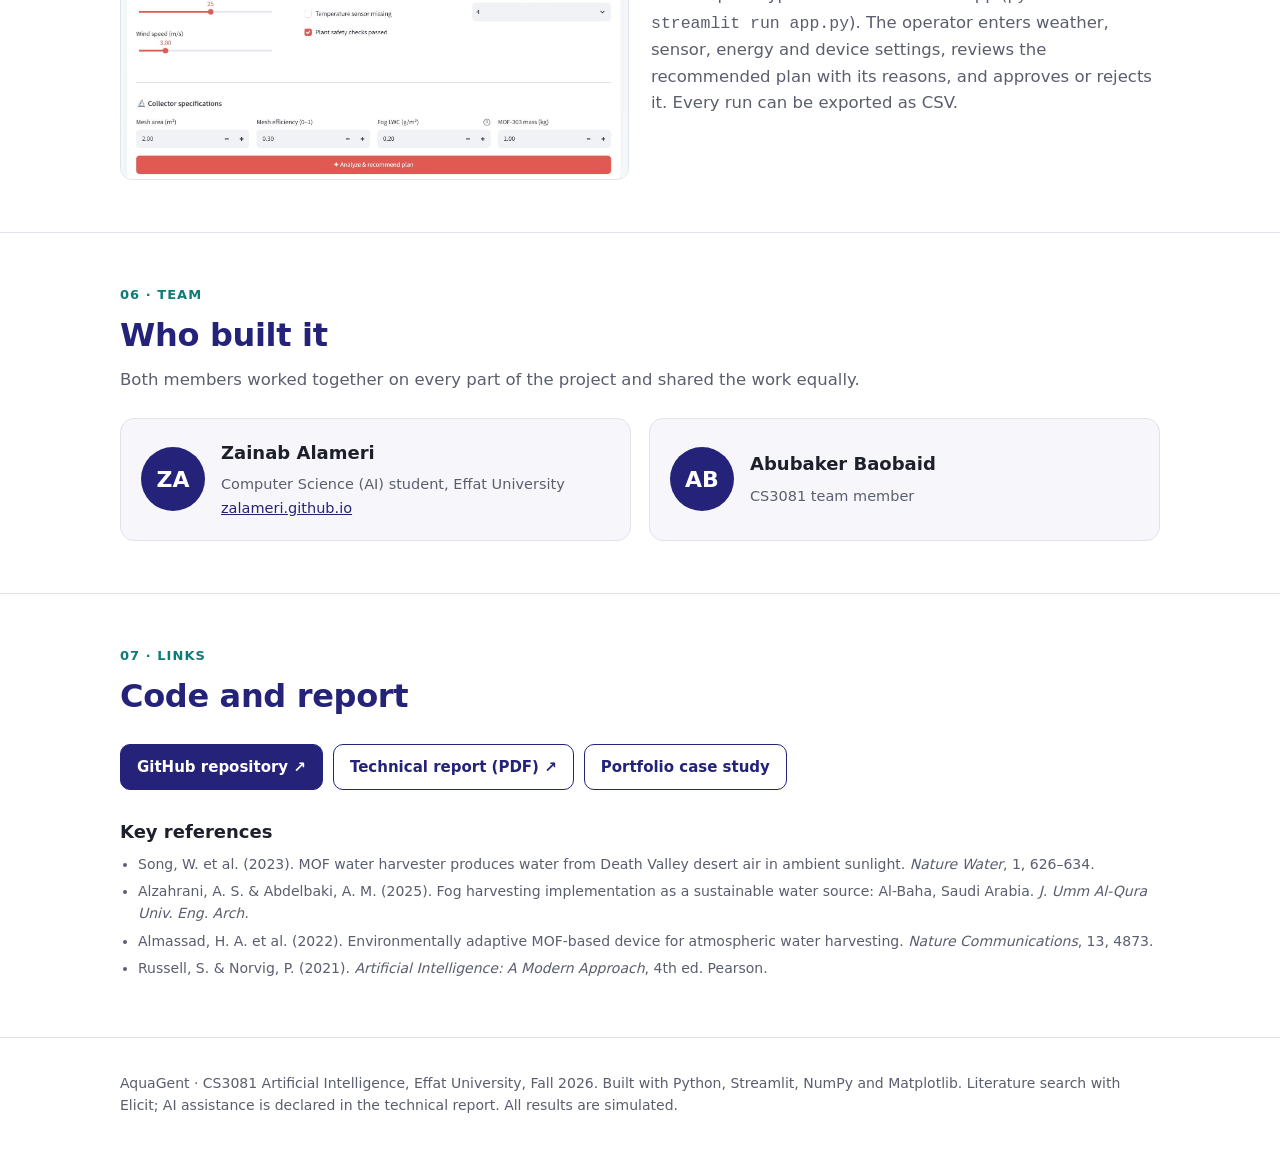
<file: aquagent/index.html>
<!doctype html>
<html lang="en">
<head>
<meta charset="utf-8">
<meta name="viewport" content="width=device-width, initial-scale=1">
<title>AquaGent · CS3081 Project</title>
<meta name="description" content="AquaGent: an explainable agent that chooses between fog harvesting and MOF-303 water harvesting under uncertainty and constraints. CS3081 Artificial Intelligence, Effat University.">
<style>
:root{
  --indigo:#242379; --indigo-soft:#ecebfa; --ink:#1d1f2b; --muted:#5a5e6e; --line:#e1e3ec;
  --bg:#ffffff; --panel:#f7f7fb; --teal:#0F7C78; --teal-soft:#e7f3f2; --orange:#D9822B; --orange-soft:#fbefe3;
  --red:#B5443B; --red-soft:#f8e9e7; --shadow:0 1px 2px rgba(20,20,60,.06),0 4px 16px rgba(20,20,60,.05);
}
*{box-sizing:border-box;margin:0;padding:0}
html{scroll-behavior:smooth}
body{font-family:Inter,"Segoe UI",system-ui,-apple-system,Roboto,sans-serif;color:var(--ink);background:var(--bg);line-height:1.6;font-size:16.5px}
a{color:var(--indigo)}
.wrap{max-width:1080px;margin:0 auto;padding:0 20px}
nav{position:sticky;top:0;z-index:10;background:rgba(255,255,255,.92);backdrop-filter:blur(8px);border-bottom:1px solid var(--line)}
nav .wrap{display:flex;align-items:center;gap:18px;height:56px;overflow-x:auto;white-space:nowrap}
nav b{color:var(--indigo);font-weight:800;margin-right:auto}
nav a{text-decoration:none;color:var(--muted);font-size:14.5px;font-weight:500}
nav a:hover{color:var(--indigo)}
header.hero{padding:56px 0 40px;border-bottom:1px solid var(--line)}
.hero-grid{display:grid;grid-template-columns:110px 1fr;gap:28px;align-items:center}
.hero img{width:110px;height:auto}
.eyebrow{font-size:13px;font-weight:700;letter-spacing:.08em;text-transform:uppercase;color:var(--teal)}
h1{font-size:clamp(34px,6vw,54px);line-height:1.05;color:var(--indigo);font-weight:800;letter-spacing:-.02em;margin:6px 0 10px}
.lead{font-size:clamp(17px,2.2vw,20px);color:var(--ink);max-width:760px}
.meta{color:var(--muted);font-size:14.5px;margin-top:10px}
.btns{display:flex;flex-wrap:wrap;gap:10px;margin-top:22px}
.btn{display:inline-flex;align-items:center;gap:8px;padding:10px 16px;border-radius:10px;font-weight:600;font-size:15px;text-decoration:none;border:1px solid var(--indigo)}
.btn.primary{background:var(--indigo);color:#fff}
.btn.ghost{color:var(--indigo);background:#fff}
.btn.disabled{opacity:.45;pointer-events:none;border-style:dashed}
section{padding:52px 0;border-bottom:1px solid var(--line)}
h2{font-size:clamp(24px,3.4vw,32px);color:var(--indigo);font-weight:800;letter-spacing:-.01em;margin-bottom:6px}
h2 small{display:block;font-size:13px;font-weight:700;letter-spacing:.08em;text-transform:uppercase;color:var(--teal);margin-bottom:4px}
h3{font-size:18px;margin:0 0 6px;color:var(--ink)}
.sub{color:var(--muted);max-width:760px;margin-bottom:24px}
.grid2{display:grid;grid-template-columns:1fr 1fr;gap:22px}
.grid2>*,.demo>*,.team>*{min-width:0}
.lay code{overflow-wrap:anywhere}
.grid3{display:grid;grid-template-columns:repeat(3,1fr);gap:16px}
.grid4{display:grid;grid-template-columns:repeat(4,1fr);gap:14px}
.card{background:var(--panel);border:1px solid var(--line);border-radius:14px;padding:20px}
.kpi{background:var(--indigo);color:#fff;border-radius:14px;padding:18px 18px 16px}
.kpi .n{font-size:30px;font-weight:800;line-height:1.1}
.kpi .t{font-size:13.5px;opacity:.92;margin-top:6px;line-height:1.4}
.q{border-left:4px solid var(--teal);background:var(--teal-soft);padding:14px 16px;border-radius:0 10px 10px 0;font-weight:600;margin:16px 0}
.tag{display:inline-block;padding:1px 8px;border-radius:6px;font-weight:700;font-size:.92em}
.tag.fog{background:var(--teal-soft);color:var(--teal)} .tag.mof{background:var(--orange-soft);color:#a85d14}
.adv{border:1px solid #efc9c4;background:var(--red-soft);border-radius:12px;padding:14px 16px}
.adv b.h{display:block;color:var(--red);font-size:13px;letter-spacing:.08em;text-transform:uppercase;margin-bottom:4px}
/* architecture */
.arch{display:flex;flex-direction:column;gap:6px}
.lay{border-radius:10px;padding:10px 14px 10px 46px;position:relative;border:1px solid}
.lay b{display:block;font-size:14px;letter-spacing:.04em;text-transform:uppercase}
.lay span{display:block;font-size:14px;color:var(--muted)}
.lay code{display:block;font-size:13px;color:var(--ink)}
.lay i{position:absolute;left:14px;top:50%;transform:translateY(-50%);font-style:normal;font-weight:800;font-size:20px}
.lay.op{background:#eef6f0;border-color:#9cc9a8;text-align:center;padding-left:14px}
.lay.l1{background:#eaf2fb;border-color:#8fb4e0} .lay.l1 i{color:#2f6db5}
.lay.l2{background:#eef6f0;border-color:#9cc9a8} .lay.l2 i{color:#2f8a4d}
.lay.l3{background:var(--indigo-soft);border-color:#9b99d9} .lay.l3 i{color:var(--indigo)}
.lay.l4{background:var(--orange-soft);border-color:#e7b17c} .lay.l4 i{color:#a85d14}
.lay.l5{background:#f1f2f5;border-color:#c3c6d1} .lay.l5 i{color:var(--muted)}
.ar{text-align:center;color:var(--muted);line-height:1;font-size:14px}
.formula{font-family:"Cambria Math","STIX Two Math","Times New Roman",serif;font-size:18px;background:#fff;border:1px solid var(--line);border-radius:8px;padding:10px 12px;margin:8px 0;overflow-x:auto;white-space:nowrap}
.frac{display:inline-flex;flex-direction:column;vertical-align:middle;text-align:center;margin:0 3px}
.frac span:first-child{border-bottom:1px solid currentColor;padding:0 3px}
ul.checks{list-style:none;display:grid;grid-template-columns:1fr 1fr;gap:4px 14px;font-size:15px}
ul.checks li::before{content:"✓ ";color:var(--teal);font-weight:800}
/* demo */
.demo{display:grid;grid-template-columns:minmax(280px,380px) 1fr;gap:22px;align-items:start}
.controls{background:var(--panel);border:1px solid var(--line);border-radius:14px;padding:18px}
.controls h3{font-size:13px;letter-spacing:.08em;text-transform:uppercase;color:var(--muted);margin:14px 0 6px}
.controls h3:first-child{margin-top:0}
.ctl{display:grid;grid-template-columns:1fr 64px;gap:4px 10px;align-items:center;margin:6px 0}
.ctl label{font-size:14px}
.ctl output{font-variant-numeric:tabular-nums;text-align:right;font-weight:600;font-size:14px}
.ctl input[type=range]{grid-column:1/3;width:100%;accent-color:var(--indigo)}
.seg{display:flex;border:1px solid var(--line);border-radius:9px;overflow:hidden;background:#fff}
.seg button{flex:1;border:0;background:none;padding:7px 8px;white-space:nowrap;font:inherit;font-size:13.5px;cursor:pointer;color:var(--muted)}
.seg button[aria-pressed=true]{background:var(--indigo);color:#fff;font-weight:600}
.row{display:flex;gap:10px;align-items:center;justify-content:space-between;margin:8px 0;font-size:14px}
.row select{font:inherit;font-size:14px;padding:4px 6px;border-radius:7px;border:1px solid var(--line);background:#fff}
.presets{display:flex;flex-wrap:wrap;gap:6px;margin-bottom:14px}
.presets button{border:1px solid var(--line);background:#fff;border-radius:999px;padding:5px 11px;font:inherit;font-size:13px;cursor:pointer;color:var(--ink)}
.presets button:hover,.presets button.on{border-color:var(--indigo);color:var(--indigo);background:var(--indigo-soft)}
.result{border-radius:14px;border:1px solid var(--line);padding:20px;background:#fff;box-shadow:var(--shadow)}
.status{display:inline-block;font-size:12.5px;font-weight:800;letter-spacing:.06em;padding:3px 9px;border-radius:6px}
.status.ok{background:var(--teal-soft);color:var(--teal)} .status.no{background:var(--red-soft);color:var(--red)} .status.warn{background:#fff4d6;color:#8a6100}
.plan{font-size:26px;font-weight:800;margin:10px 0 2px;color:var(--ink)}
.facts{display:grid;grid-template-columns:repeat(4,1fr);gap:10px;margin:14px 0}
.fact{background:var(--panel);border-radius:10px;padding:10px 12px}
.fact .k{font-size:12px;color:var(--muted)} .fact .v{font-size:20px;font-weight:800;font-variant-numeric:tabular-nums}
.pbar{height:10px;border-radius:6px;background:#e9eaf1;position:relative;margin:4px 0 2px}
.pbar .fill{position:absolute;left:0;top:0;bottom:0;border-radius:6px;background:var(--teal)}
.pbar .thr{position:absolute;top:-4px;bottom:-4px;width:2px;background:var(--red)}
table{width:100%;border-collapse:collapse;font-size:14.5px}
th,td{text-align:left;padding:7px 8px;border-bottom:1px solid var(--line)}
th{color:var(--indigo);font-size:13px;letter-spacing:.03em}
td.n,th.n{text-align:right;font-variant-numeric:tabular-nums}
tr.best td{background:var(--indigo-soft);font-weight:700}
.why{margin-top:12px;font-size:14.5px}
.why li{margin-left:18px}
.note{font-size:13.5px;color:var(--muted);margin-top:10px}
/* charts */
.chart{background:#fff;border:1px solid var(--line);border-radius:14px;padding:16px}
.chart svg{width:100%;height:auto;display:block;overflow:visible}
.chart .cap{font-size:14px;color:var(--muted);margin-top:8px}
.chart h3{display:flex;justify-content:space-between;align-items:center;gap:10px;flex-wrap:wrap}
.tip{position:fixed;pointer-events:none;background:var(--ink);color:#fff;font-size:13px;padding:6px 9px;border-radius:7px;opacity:0;transition:opacity .1s;z-index:20;white-space:nowrap}
svg text{font-family:inherit}
.findings li{margin:8px 0 8px 20px}
.team{display:grid;grid-template-columns:1fr 1fr;gap:18px}
.person{display:flex;gap:16px;align-items:center}
.avatar{width:64px;height:64px;border-radius:50%;background:var(--indigo);color:#fff;display:flex;align-items:center;justify-content:center;font-weight:800;font-size:22px;flex:none}
.refs{font-size:14px;color:var(--muted)} .refs li{margin:5px 0 5px 18px}
footer{padding:34px 0 50px;color:var(--muted);font-size:14px}
img.shot{width:100%;border-radius:12px;border:1px solid var(--line);display:block}
@media (max-width:860px){
  .grid2,.demo,.team{grid-template-columns:1fr}
  .grid4{grid-template-columns:1fr 1fr}
  .grid3{grid-template-columns:1fr}
  .facts{grid-template-columns:1fr 1fr}
  .hero-grid{grid-template-columns:70px 1fr;gap:16px}
  .hero img{width:70px}
  ul.checks{grid-template-columns:1fr}
}
</style>
</head>
<body>
<nav><div class="wrap"><b>AquaGent</b><a href="../index.html">← Zainab Alameri</a>
  <a href="#overview">Overview</a><a href="#method">How it works</a><a href="#demo">Try the agent</a>
  <a href="#results">Results</a><a href="#findings">Findings</a><a href="#team">Team</a><a href="#links">Links</a></div></nav>

<header class="hero"><div class="wrap hero-grid">
  <img src="[data-uri]" alt="Effat University logo">
  <div>
    <div class="eyebrow">CS3081 Artificial Intelligence · Effat University · Fall 2026</div>
    <h1>AquaGent</h1>
    <p class="lead">An explainable decision-support agent that chooses between a fog collector, a MOF-303 sorbent bed, or no plan, when weather evidence is uncertain and energy is limited.</p>
    <p class="meta">Zainab Alameri &amp; Abubaker Baobaid · Instructor: Dr. Naila Marir</p>
    <div class="btns" id="links-top"></div>
  </div>
</div></header>

<main>
<section id="overview"><div class="wrap">
  <h2><small>01 · Overview</small>Why this problem</h2>
  <div class="grid2">
    <div>
      <p>Water from air can help dry regions such as Saudi Arabia, but there are two very different ways to collect it. A <span class="tag fog">fog mesh</span> catches droplets that are already in the air, so it needs fog and wind. A <span class="tag mof">MOF-303 bed</span> adsorbs water vapour and needs energy to release it. Humidity alone cannot tell an operator which one to run.</p>
      <div class="q">How can an agent choose a fog collector, a MOF bed, or no safe option when weather evidence is uncertain and resources are limited?</div>
    </div>
    <div>
      <div class="adv"><b class="h">Adversarial challenge (course theme)</b>
        <p><b>Noisy observations:</b> the fog sensor can report fog that is not there, or miss real fog.</p>
        <p style="margin-top:6px"><b>Incomplete knowledge:</b> the fog reading or the humidity value can be missing or invalid.</p></div>
      <div class="grid2" style="margin-top:14px;gap:12px">
        <div class="card" style="padding:14px"><h3>Probabilistic reasoning</h3><p style="font-size:14.5px">A Bayesian update turns an unreliable sensor into a probability of fog.</p></div>
        <div class="card" style="padding:14px"><h3>Constraint satisfaction</h3><p style="font-size:14.5px">A backtracking CSP removes plans that break safety, time, energy or weather limits.</p></div>
      </div>
    </div>
  </div>
  <div class="grid4" style="margin-top:26px">
    <div class="kpi"><div class="n">45 / 45</div><div class="t">unit tests pass (software checks, not prediction accuracy)</div></div>
    <div class="kpi"><div class="n">6 · 2 · 2</div><div class="t">of 10 scenarios: plan · no feasible plan · input warning</div></div>
    <div class="kpi"><div class="n">0.748 &lt; 0.75</div><div class="t">an unreliable “fog” reading is not trusted, so the agent picks MOF</div></div>
    <div class="kpi"><div class="n">0 → 2.865 L</div><div class="t">energy 0 → 0.4 kWh changes the plan in discrete CSP steps</div></div>
  </div>
</div></section>

<section id="method"><div class="wrap">
  <h2><small>02 · How it works</small>Architecture and methods</h2>
  <p class="sub">A single model-based, goal- and utility-driven agent. The environment is partially observable, stochastic, episodic, static, discrete and single-agent, with a human who makes the final decision.</p>
  <div class="grid2">
    <div class="arch">
      <div class="lay op"><b>Plant operator</b><span>Enter values · Review and Approve / Reject</span></div><div class="ar">↓</div>
      <div class="lay l1"><i>1</i><b>Presentation / web interface</b><code>app.py (Streamlit)</code><span>Input controls · Recommendation · Dashboard</span></div><div class="ar">↓</div>
      <div class="lay l2"><i>2</i><b>Application flow</b><code>app.py + src/decision.py</code><span>Validate inputs · Call models · Build results</span></div><div class="ar">↓</div>
      <div class="lay l3"><i>3</i><b>AI decision</b><code>src/uncertainty.py → Bayesian fog probability</code><code>src/csp.py → feasible method and hours</code></div><div class="ar">↓</div>
      <div class="lay l4"><i>4</i><b>Scientific / estimation model</b><code>src/model.py</code><span>Fog &amp; MOF estimates · Energy assumptions</span></div><div class="ar">↓</div>
      <div class="lay l5"><i>5</i><b>Run data &amp; settings</b><span>Session history · CSV export · Code constants</span></div>
    </div>
    <div>
      <h3>1 · Bayesian sensor model</h3>
      <div class="formula">P(F | E<sup>+</sup>) = <span class="frac"><span>s · π</span><span>s · π + (1 − c)(1 − π)</span></span></div>
      <p style="font-size:14.5px">Defaults π = 0.35, s = c = 0.90 (assumptions). A missing reading keeps the prior and raises a warning.</p>
      <h3 style="margin-top:16px">2 · Backtracking CSP over method × hours</h3>
      <ul class="checks"><li>Safety check passed</li><li>H ≤ maximum hours</li><li>H × rate ≤ energy budget</li><li>Fog: P(F|E) ≥ 0.75</li><li>Fog: wind &gt; 0, LWC &gt; 0</li><li>MOF: RH &gt; 0</li></ul>
      <h3 style="margin-top:16px">3 · Estimate and rank</h3>
      <div class="formula">L<sub>fog</sub> = 3.6 · LWC · v · A · η · H · P(F | E)</div>
      <div class="formula">L<sub>MOF</sub> = 0.210 · m<sub>MOF</sub> · H / 24 &nbsp;&nbsp;·&nbsp;&nbsp; S = <span class="frac"><span>L</span><span>1 + E / E<sub>budget</sub></span></span></div>
      <p style="font-size:14.5px">Energy rates 0.10 and 1.20 kWh/h are demonstration values. The MOF rate comes from Song et al. (2023).</p>
    </div>
  </div>
</div></section>

<section id="demo"><div class="wrap">
  <h2><small>03 · Interactive demo</small>Try the agent</h2>
  <p class="sub">This is the same decision logic as our Python code (<code>src/</code>), ported to JavaScript and checked against it on 2,300 random inputs with identical results. Pick a scenario or move the sliders.</p>
  <div class="presets" id="presets"></div>
  <div class="demo">
    <div class="controls" id="controls">
      <h3>Weather</h3>
      <div class="ctl"><label for="humidity">Relative humidity (%)</label><output id="o-humidity"></output><input type="range" id="humidity" min="0" max="100" step="1"></div>
      <div class="ctl"><label for="wind_m_s">Wind speed (m/s)</label><output id="o-wind_m_s"></output><input type="range" id="wind_m_s" min="0" max="8" step="0.1"></div>
      <h3>Fog sensor &amp; safety</h3>
      <div class="row"><span>Fog reading</span><div class="seg" id="fog" role="group" aria-label="Fog reading">
        <button data-v="true">Fog</button><button data-v="false">No fog</button><button data-v="null">Missing</button></div></div>
      <div class="ctl"><label for="sensor_sensitivity">Sensor sensitivity</label><output id="o-sensor_sensitivity"></output><input type="range" id="sensor_sensitivity" min="0.5" max="0.99" step="0.01"></div>
      <div class="row"><label for="safety_ok">Safety check passed</label><input type="checkbox" id="safety_ok"></div>
      <h3>Operating limits</h3>
      <div class="ctl"><label for="energy_budget_kwh">Energy budget (kWh)</label><output id="o-energy_budget_kwh"></output><input type="range" id="energy_budget_kwh" min="0" max="8" step="0.1"></div>
      <div class="row"><label for="max_hours">Maximum hours</label><select id="max_hours"><option>1</option><option>2</option><option>4</option><option>8</option></select></div>
      <h3>Collectors</h3>
      <div class="ctl"><label for="fog_lwc_g_m3">Fog LWC (g/m³)</label><output id="o-fog_lwc_g_m3"></output><input type="range" id="fog_lwc_g_m3" min="0" max="0.5" step="0.01"></div>
      <div class="ctl"><label for="mof_mass_kg">MOF-303 mass (kg)</label><output id="o-mof_mass_kg"></output><input type="range" id="mof_mass_kg" min="0.5" max="5" step="0.1"></div>
    </div>
    <div class="result" id="result" aria-live="polite"></div>
  </div>
</div></section>

<section id="results"><div class="wrap">
  <h2><small>04 · Results</small>What the experiments show</h2>
  <p class="sub">All charts are computed from the agent itself and match the CSV files in <code>analysis/data/</code> of our repository. Hover for values. All water and energy numbers are simulation estimates, not measurements in Jeddah.</p>
  <div class="grid2">
    <div class="chart"><h3>Ten test scenarios</h3><div id="c-scen"></div><p class="cap">An empty row means the agent gave no recommendation (a correct refusal), not zero water.</p></div>
    <div class="chart"><h3>Energy budget → chosen plan</h3><div id="c-energy"></div><p class="cap">The CSP admits longer fog runs as energy grows; above 0.4 kWh the 4 h time limit binds.</p></div>
    <div class="chart"><h3>Sensor reliability → fog probability</h3><div id="c-post"></div><p class="cap">After a “fog” reading, the probability passes the 0.75 threshold only when sensitivity ≥ 0.557.</p></div>
    <div class="chart"><h3><span>Yield sensitivity (4 h run)</span>
      <select id="sweep" aria-label="Variable to sweep"><option value="wind">Fog: wind speed</option><option value="lwc">Fog: liquid-water content</option><option value="mass">MOF: sorbent mass</option><option value="rh">MOF: relative humidity</option></select></h3>
      <div id="c-sweep"></div><p class="cap" id="sweep-cap"></p></div>
  </div>
</div></section>

<section id="findings"><div class="wrap">
  <h2><small>05 · Findings</small>Key findings and limitations</h2>
  <div class="grid2">
    <div class="card"><h3>Key findings</h3><ol class="findings">
      <li>Bayesian evidence decides when fog can be trusted: low sensor sensitivity flips the plan to MOF.</li>
      <li>The CSP blocks unsafe or under-powered plans and explains which rule failed.</li>
      <li>The agent refuses instead of guessing when inputs are missing or invalid.</li></ol></div>
    <div class="card"><h3>Limitations and next steps</h3><ul class="findings">
      <li>The prior, sensor values, energy rates and fog settings are assumptions, not field measurements.</li>
      <li>The MOF model has no humidity-dependent isotherm, so its yield is flat in RH.</li>
      <li>Fog (2 m²) and MOF (1 kg) are not matched in size, so the ranking does not prove one technology is better.</li>
      <li>Next: local fog, wind and RH data; measured energy and water; water-quality tests; live sensors with operator approval.</li></ul></div>
  </div>
  <div class="grid2" style="margin-top:22px;align-items:center">
    <img class="shot" src="[data-uri]" alt="AquaGent Streamlit input page">
    <p class="sub" style="margin:0">The full prototype runs as a Streamlit app (<code>python -m streamlit run app.py</code>). The operator enters weather, sensor, energy and device settings, reviews the recommended plan with its reasons, and approves or rejects it. Every run can be exported as CSV.</p>
  </div>
</div></section>

<section id="team"><div class="wrap">
  <h2><small>06 · Team</small>Who built it</h2>
  <p class="sub">Both members worked together on every part of the project and shared the work equally.</p>
  <div class="team">
    <div class="card person"><div class="avatar">ZA</div><div><h3>Zainab Alameri</h3><p style="font-size:14.5px;color:var(--muted)">Computer Science (AI) student, Effat University</p><p style="font-size:14.5px"><a href="https://zalameri.github.io">zalameri.github.io</a></p></div></div>
    <div class="card person"><div class="avatar">AB</div><div><h3>Abubaker Baobaid</h3><p style="font-size:14.5px;color:var(--muted)">CS3081 team member</p></div></div>
  </div>
</div></section>

<section id="links"><div class="wrap">
  <h2><small>07 · Links</small>Code and report</h2>
  <div class="btns" id="links-bottom"></div>
  <h3 style="margin-top:28px">Key references</h3>
  <ul class="refs">
    <li>Song, W. et al. (2023). MOF water harvester produces water from Death Valley desert air in ambient sunlight. <i>Nature Water</i>, 1, 626–634.</li>
    <li>Alzahrani, A. S. &amp; Abdelbaki, A. M. (2025). Fog harvesting implementation as a sustainable water source: Al-Baha, Saudi Arabia. <i>J. Umm Al-Qura Univ. Eng. Arch.</i></li>
    <li>Almassad, H. A. et al. (2022). Environmentally adaptive MOF-based device for atmospheric water harvesting. <i>Nature Communications</i>, 13, 4873.</li>
    <li>Russell, S. &amp; Norvig, P. (2021). <i>Artificial Intelligence: A Modern Approach</i>, 4th ed. Pearson.</li>
  </ul>
</div></section>
</main>

<footer><div class="wrap">
  AquaGent · CS3081 Artificial Intelligence, Effat University, Fall 2026. Built with Python, Streamlit, NumPy and Matplotlib. Literature search with Elicit; AI assistance is declared in the technical report. All results are simulated.
</div></footer>
<div class="tip" id="tip"></div>

<script>
/* ======== Project links: edit these three lines ======== */
const REPO_URL   = "https://github.com/Zalameri/aquagent";                 // GitHub repository
const REPORT_URL = "AquaGent_ACL_Report.pdf";  // put the PDF next to this page
const POSTER_URL = "";                         // add "AquaGent_Poster_A1.pdf" when the poster is final
/* ======================================================= */
// AquaGent agent logic, ported line-for-line from AquaGent_3/src (model.py, uncertainty.py, csp.py, decision.py).
const DURATIONS = [1, 2, 4, 8];
const METHODS = ["Fog Collector", "MOF Collector"];
const ENERGY_RATE_KWH = { "Fog Collector": 0.10, "MOF Collector": 1.20 };
const MOF_REFERENCE_L_KG_DAY = 0.210;
const DEFAULTS = { max_hours: 4, safety_ok: true, wind_m_s: 2.0, prior_fog: 0.35, sensor_sensitivity: 0.90,
  sensor_specificity: 0.90, min_fog_confidence: 0.75, mesh_area_m2: 2.0, mesh_efficiency: 0.30,
  fog_lwc_g_m3: 0.20, mof_mass_kg: 1.0 };

// Matches Python's round(): rounds the exact binary value (toFixed does the same), not x*10^d.
const round = (x, d) => Number(x.toFixed(d));
const isNum = v => typeof v === "number" && Number.isFinite(v);

function validate(d) {
  const p = [];
  if (!isNum(d.humidity) || d.humidity < 0 || d.humidity > 100) p.push("Humidity must be between 0 and 100%.");
  if (!isNum(d.temperature_c) || d.temperature_c < -30 || d.temperature_c > 65) p.push("Temperature must be between -30 and 65 C.");
  if (!isNum(d.energy_budget_kwh) || d.energy_budget_kwh < 0) p.push("Energy budget must be nonnegative.");
  if (!isNum(d.wind_m_s) || d.wind_m_s < 0 || d.wind_m_s > 30) p.push("Wind speed must be between 0 and 30 m/s.");
  if (!DURATIONS.includes(d.max_hours)) p.push("Maximum hours must be 1, 2, 4 or 8.");
  for (const [n, v] of [["Prior fog", d.prior_fog], ["Sensitivity", d.sensor_sensitivity],
                        ["Specificity", d.sensor_specificity], ["Confidence threshold", d.min_fog_confidence]])
    if (!isNum(v) || !(v > 0 && v < 1)) p.push(`${n} must lie strictly between 0 and 1.`);
  if (!isNum(d.mesh_area_m2) || d.mesh_area_m2 <= 0) p.push("Mesh area must be positive.");
  if (!isNum(d.mesh_efficiency) || d.mesh_efficiency < 0 || d.mesh_efficiency > 1) p.push("Mesh efficiency must be from 0 to 1.");
  if (!isNum(d.fog_lwc_g_m3) || d.fog_lwc_g_m3 < 0) p.push("Fog liquid-water content must be nonnegative.");
  if (!isNum(d.mof_mass_kg) || d.mof_mass_kg <= 0) p.push("MOF-303 mass must be positive.");
  return p;
}

function fogWater(d, h, pf) { return round(3.6 * d.fog_lwc_g_m3 * d.wind_m_s * d.mesh_area_m2 * d.mesh_efficiency * h * pf, 3); }
function mofWater(d, h) { return round(MOF_REFERENCE_L_KG_DAY * d.mof_mass_kg * h / 24, 3); }
function water(m, d, h, pf) { return m === "Fog Collector" ? fogWater(d, h, pf) : mofWater(d, h); }

function fogPosterior(obs, prior, s, c) {
  if (obs === null) return prior;
  const num = obs ? s * prior : (1 - s) * prior;
  const den = obs ? num + (1 - c) * (1 - prior) : num + c * (1 - prior);
  return num / den;
}

function failedConstraints(m, h, d, pf) {
  const r = [];
  if (!d.safety_ok) r.push("Safety inspection failed");
  if (h > d.max_hours) r.push("Exceeds allowed operating duration");
  if (h * ENERGY_RATE_KWH[m] > d.energy_budget_kwh + 1e-9) r.push("Insufficient energy budget");
  if (m === "Fog Collector") {
    if (pf < d.min_fog_confidence) r.push("Fog probability below confidence threshold");
    if (d.wind_m_s <= 0) r.push("No simulated wind for fog collection");
    if (d.fog_lwc_g_m3 <= 0) r.push("No assumed liquid-water content in fog");
  } else if (d.humidity <= 0) r.push("Zero humidity: no atmospheric water vapor available");
  return r;
}

function solveCSP(d, pf) {
  const sol = [];
  for (const m of METHODS)                    // variable 1: method
    for (const h of DURATIONS) {              // variable 2: hours (backtracking order)
      if (h > d.max_hours) continue;          // prune before testing
      if (failedConstraints(m, h, d, pf).length === 0) sol.push({ method: m, hours: h });
    }
  return sol;
}

function evaluate(input) {
  const d = Object.assign({}, DEFAULTS, input);
  const issues = validate(d);
  if (issues.length) return { status: "SENSOR_WARNING", warnings: issues, fog_probability: null,
    recommended: null, candidates: [], excluded: {} };
  const pf = fogPosterior(d.fog_observed, d.prior_fog, d.sensor_sensitivity, d.sensor_specificity);
  const warnings = d.fog_observed === null ? ["Fog sensor missing: using prior probability; no false certainty assumed."] : [];
  const cands = solveCSP(d, pf).map(({ method, hours }) => {
    const w = water(method, d, hours, pf), e = round(hours * ENERGY_RATE_KWH[method], 3);
    return { method, hours, water: w, energy: e, score: round(w / (1 + e / d.energy_budget_kwh), 6) };
  });
  const excluded = {};
  for (const m of METHODS) if (!cands.some(c => c.method === m)) excluded[m] = failedConstraints(m, 1, d, pf);
  if (!cands.length) return { status: "NO_FEASIBLE_METHOD", warnings, fog_probability: round(pf, 4),
    recommended: null, candidates: [], excluded };
  cands.sort((a, b) => (b.score - a.score) || (a.energy - b.energy) || a.method.localeCompare(b.method) || (a.hours - b.hours));
  return { status: "SUCCESS", warnings, fog_probability: round(pf, 4), recommended: cands[0], candidates: cands, excluded };
}

const SCENARIOS = [
  ["Fog detected", { humidity: 85, temperature_c: 22, fog_observed: true, energy_budget_kwh: 8 }],
  ["Fog absent", { humidity: 85, temperature_c: 22, fog_observed: false, energy_budget_kwh: 8 }],
  ["Fog sensor missing", { humidity: 85, temperature_c: 22, fog_observed: null, energy_budget_kwh: 8 }],
  ["Low humidity", { humidity: 30, temperature_c: 30, fog_observed: false, energy_budget_kwh: 8 }],
  ["No energy", { humidity: 85, temperature_c: 22, fog_observed: true, energy_budget_kwh: 0 }],
  ["Unsafe", { humidity: 85, temperature_c: 22, fog_observed: true, energy_budget_kwh: 8, safety_ok: false }],
  ["Missing humidity", { humidity: null, temperature_c: 22, fog_observed: true, energy_budget_kwh: 8 }],
  ["Invalid humidity", { humidity: 120, temperature_c: 22, fog_observed: true, energy_budget_kwh: 8 }],
  ["Low sensitivity", { humidity: 85, temperature_c: 22, fog_observed: true, energy_budget_kwh: 8, sensor_sensitivity: 0.55 }],
  ["Tight energy", { humidity: 85, temperature_c: 22, fog_observed: true, energy_budget_kwh: 0.2 }],
];



</script>
<script>
(function(){
const $ = s => document.querySelector(s);
const NS = "http://www.w3.org/2000/svg";
const TEAL="#0F7C78", ORANGE="#D9822B", RED="#B5443B", INDIGO="#242379", MUTED="#5a5e6e", GRID="#e9eaf1";

/* ---------- links ---------- */
function linkButtons(el){
  const items=[[REPO_URL,"GitHub repository","primary"],[REPORT_URL,"Technical report (PDF)","ghost"],[POSTER_URL,"Poster (PDF)","ghost"]];
  el.innerHTML = items.filter(([u]) => u && !u.startsWith("__"))
    .map(([u,t,c]) => `<a class="btn ${c}" href="${u}" target="_blank" rel="noopener">${t} ↗</a>`).join("")
    + `<a class="btn ghost" href="../project.html?p=aquagent">Portfolio case study</a>`;
}
linkButtons($("#links-top")); linkButtons($("#links-bottom"));

/* ---------- demo ---------- */
const BASE = {humidity:85,temperature_c:22,fog_observed:true,energy_budget_kwh:8,max_hours:4,safety_ok:true,wind_m_s:2,
  sensor_sensitivity:0.90,fog_lwc_g_m3:0.20,mof_mass_kg:1};
let state = Object.assign({}, BASE);
const sliders = ["humidity","wind_m_s","sensor_sensitivity","energy_budget_kwh","fog_lwc_g_m3","mof_mass_kg"];
const fmt = {humidity:v=>v===null?"—":v>100?v+" ✕":v, wind_m_s:v=>(+v).toFixed(1), sensor_sensitivity:v=>(+v).toFixed(2),
  energy_budget_kwh:v=>(+v).toFixed(1), fog_lwc_g_m3:v=>(+v).toFixed(2), mof_mass_kg:v=>(+v).toFixed(1)};
const nice = m => m==="Fog Collector" ? "Fog collector" : "MOF-303 bed";

function syncControls(){
  for(const k of sliders){ const el=$("#"+k); const v=state[k];
    el.value = (v===null||v>+el.max) ? el.max : v; el.disabled = (v===null||v>+el.max);
    $("#o-"+k).textContent = fmt[k](v); }
  document.querySelectorAll("#fog button").forEach(b=>b.setAttribute("aria-pressed", String(JSON.stringify(state.fog_observed)===b.dataset.v)));
  $("#safety_ok").checked = state.safety_ok; $("#max_hours").value = String(state.max_hours);
}
function render(){
  const r = evaluate(state);
  const p = r.fog_probability;
  let html = "";
  const st = r.status==="SUCCESS" ? ["ok","SUCCESS"] : r.status==="NO_FEASIBLE_METHOD" ? ["no","NO FEASIBLE METHOD"] : ["warn","SENSOR WARNING"];
  html += `<span class="status ${st[0]}">${st[1]}</span>`;
  if (r.recommended){
    const t=r.recommended;
    html += `<div class="plan">${nice(t.method)} · ${t.hours} h</div><div style="color:var(--muted);font-size:14px">Recommended plan, waiting for operator approval</div>`;
    html += `<div class="facts"><div class="fact"><div class="k">P(fog)</div><div class="v">${p.toFixed(3)}</div></div>
      <div class="fact"><div class="k">Water (sim.)</div><div class="v">${t.water.toFixed(3)} L</div></div>
      <div class="fact"><div class="k">Energy</div><div class="v">${t.energy} kWh</div></div>
      <div class="fact"><div class="k">Score S</div><div class="v">${t.score.toFixed(3)}</div></div></div>`;
  } else if (r.status==="NO_FEASIBLE_METHOD"){
    html += `<div class="plan">No safe plan</div><div style="color:var(--muted);font-size:14px">The agent refuses instead of guessing.</div>`;
  } else {
    html += `<div class="plan">Input rejected</div><div style="color:var(--muted);font-size:14px">The agent stops before reasoning on invalid data.</div>`;
  }
  if (p!==null){
    html += `<div style="font-size:13.5px;margin-top:10px">Fog probability ${p.toFixed(3)} vs threshold 0.75</div>
      <div class="pbar"><div class="fill" style="width:${p*100}%;background:${p>=0.75?TEAL:ORANGE}"></div><div class="thr" style="left:75%"></div></div>`;
  }
  if (r.candidates.length){
    html += `<table style="margin-top:14px"><tr><th>Feasible plan</th><th class="n">Water (L)</th><th class="n">Energy (kWh)</th><th class="n">Score</th></tr>` +
      r.candidates.map((c,i)=>`<tr class="${i===0?"best":""}"><td>${nice(c.method)} · ${c.hours} h</td><td class="n">${c.water.toFixed(3)}</td><td class="n">${c.energy}</td><td class="n">${c.score.toFixed(4)}</td></tr>`).join("") + `</table>`;
  }
  const ex = Object.entries(r.excluded);
  if (ex.length || r.warnings.length){
    html += `<div class="why"><b>Why</b><ul>` +
      r.warnings.map(w=>`<li>${w}</li>`).join("") +
      ex.map(([m,rs])=>`<li><b>${nice(m)} rejected:</b> ${rs.join("; ")}</li>`).join("") + `</ul></div>`;
  }
  html += `<p class="note">Simulated estimates from stated assumptions; not a measurement or an equipment command.</p>`;
  $("#result").innerHTML = html;
}
for (const k of sliders) $("#"+k).addEventListener("input", e => { state[k] = +e.target.value; clearPreset(); syncControls(); render(); });
document.querySelectorAll("#fog button").forEach(b=>b.addEventListener("click",()=>{ state.fog_observed = JSON.parse(b.dataset.v); clearPreset(); syncControls(); render(); }));
$("#safety_ok").addEventListener("change", e=>{ state.safety_ok = e.target.checked; clearPreset(); render(); });
$("#max_hours").addEventListener("change", e=>{ state.max_hours = +e.target.value; clearPreset(); render(); });
const pre = $("#presets");
SCENARIOS.forEach(([name, inp]) => { const b=document.createElement("button"); b.textContent=name;
  b.addEventListener("click",()=>{ state=Object.assign({},BASE,inp); pre.querySelectorAll("button").forEach(x=>x.classList.remove("on")); b.classList.add("on"); syncControls(); render(); });
  pre.appendChild(b); });
function clearPreset(){ pre.querySelectorAll("button").forEach(x=>x.classList.remove("on")); }
pre.firstChild.classList.add("on"); syncControls(); render();

/* ---------- tiny SVG chart helpers ---------- */
const tip = $("#tip");
function showTip(e, text){ tip.textContent=text; tip.style.opacity=1; tip.style.left=(e.clientX+12)+"px"; tip.style.top=(e.clientY-30)+"px"; }
function hideTip(){ tip.style.opacity=0; }
function el(tag, attrs, parent){ const n=document.createElementNS(NS,tag); for(const k in attrs) n.setAttribute(k,attrs[k]); if(parent) parent.appendChild(n); return n; }
function txt(parent, x, y, s, attrs={}){ const t=el("text",Object.assign({x,y,"font-size":12,fill:MUTED},attrs),parent); t.textContent=s; return t; }
function ticks(min,max,n){ const step=(max-min)/n; return Array.from({length:n+1},(_,i)=>+(min+i*step).toFixed(6)); }

function lineChart(host, {xs, series, xLabel, yLabel, xMin, xMax, yMin, yMax, step=false, threshold=null, marks=[], xt, yt, fmtX=v=>v, fmtY=v=>v}){
  host.innerHTML=""; const W=480,H=280,L=52,R=14,T=12,B=44;
  const svg=el("svg",{viewBox:`0 0 ${W} ${H}`,role:"img"},host);
  const X=v=>L+(v-xMin)/(xMax-xMin)*(W-L-R), Y=v=>H-B-(v-yMin)/(yMax-yMin)*(H-T-B);
  for(const t of yt){ el("line",{x1:L,x2:W-R,y1:Y(t),y2:Y(t),stroke:GRID},svg); txt(svg,L-6,Y(t)+4,fmtY(t),{"text-anchor":"end"}); }
  for(const t of xt){ txt(svg,X(t),H-B+16,fmtX(t),{"text-anchor":"middle"}); }
  el("line",{x1:L,x2:W-R,y1:H-B,y2:H-B,stroke:"#b9bccb"},svg);
  txt(svg,(L+W-R)/2,H-6,xLabel,{"text-anchor":"middle","font-size":12.5,fill:"#1d1f2b"});
  txt(svg,14,(T+H-B)/2,yLabel,{"text-anchor":"middle","font-size":12.5,fill:"#1d1f2b",transform:`rotate(-90 14 ${(T+H-B)/2})`});
  if(threshold!==null){ el("line",{x1:L,x2:W-R,y1:Y(threshold),y2:Y(threshold),stroke:RED,"stroke-dasharray":"5 4"},svg); txt(svg,W-R-4,Y(threshold)-6,"threshold "+threshold,{"text-anchor":"end",fill:RED}); }
  for(const s of series){
    let d=""; s.ys.forEach((y,i)=>{ const x=X(xs[i]), yy=Y(y);
      if(i===0) d+=`M${x},${yy}`; else if(step) d+=`H${x}V${yy}`; else d+=`L${x},${yy}`; });
    el("path",{d,fill:"none",stroke:s.color,"stroke-width":2.4,"stroke-linejoin":"round"},svg);
    s.ys.forEach((y,i)=>{ if(s.dots===false && !marks.includes(i)) return;
      const c=el("circle",{cx:X(xs[i]),cy:Y(y),r:marks.includes(i)?5:3.2,fill:marks.includes(i)?"#1d1f2b":s.color},svg);
      const hit=el("circle",{cx:X(xs[i]),cy:Y(y),r:10,fill:"transparent"},svg);
      hit.addEventListener("mousemove",e=>showTip(e, s.label(xs[i],y,i))); hit.addEventListener("mouseleave",hideTip); });
    if(s.dots===false){ // invisible hover band
      xs.forEach((x,i)=>{ const hit=el("rect",{x:X(x)-4,y:T,width:8,height:H-T-B,fill:"transparent"},svg);
        hit.addEventListener("mousemove",e=>showTip(e, s.label(x,s.ys[i],i))); hit.addEventListener("mouseleave",hideTip); }); }
  }
}

/* scenarios bar chart */
(function(){
  const host=$("#c-scen"); const rows=SCENARIOS.map(([n,i])=>[n,evaluate(i)]);
  const W=480,rowH=24,L=128,R=120,T=6; const H=T+rows.length*rowH+30;
  const svg=el("svg",{viewBox:`0 0 ${W} ${H}`,role:"img","aria-label":"Selected-plan water for ten scenarios"},host);
  const max=3.2, X=v=>L+v/max*(W-L-R);
  [0,1,2,3].forEach(t=>{ el("line",{x1:X(t),x2:X(t),y1:T,y2:T+rows.length*rowH,stroke:GRID},svg); txt(svg,X(t),H-14,t,{"text-anchor":"middle"}); });
  txt(svg,(L+W-R)/2,H-1,"Selected-plan water (L, simulated)",{"text-anchor":"middle","font-size":12.5,fill:"#1d1f2b"});
  rows.forEach(([n,r],i)=>{ const y=T+i*rowH;
    txt(svg,L-8,y+rowH/2+4,n,{"text-anchor":"end",fill:"#1d1f2b"});
    if(r.recommended){ const t=r.recommended, fog=t.method.startsWith("Fog");
      const w=Math.max(X(t.water)-L,2.5);
      const bar=el("rect",{x:L,y:y+4,width:w,height:rowH-8,rx:3,fill:fog?TEAL:ORANGE},svg);
      txt(svg,L+w+6,y+rowH/2+4,`${fog?"Fog":"MOF"} ${t.hours} h · ${t.water.toFixed(3)} L`,{fill:"#1d1f2b"});
      bar.addEventListener("mousemove",e=>showTip(e,`${n}: ${fog?"Fog":"MOF"} ${t.hours} h, ${t.water} L, ${t.energy} kWh, P(fog)=${r.fog_probability}`)); bar.addEventListener("mouseleave",hideTip);
    } else txt(svg,L+6,y+rowH/2+4,r.status==="NO_FEASIBLE_METHOD"?"no feasible plan":"input warning",{fill:RED,"font-style":"italic"});
  });
})();

/* energy budget step chart */
(function(){
  const bs=[0,0.1,0.2,0.3,0.4,0.6,0.8,1,1.5,2,3,5,8];
  const res=bs.map(b=>evaluate(Object.assign({},BASE,{energy_budget_kwh:b})));
  const ys=res.map(r=>r.recommended?r.recommended.water:0);
  // compress x with sqrt so the steps are visible
  const xs=bs.map(Math.sqrt);
  lineChart($("#c-energy"),{xs,series:[{ys,color:TEAL,label:(x,y,i)=>`${bs[i]} kWh → ${res[i].recommended?`Fog ${res[i].recommended.hours} h, ${y} L`:"no feasible plan"}`}],
    step:true,xMin:0,xMax:Math.sqrt(8),yMin:0,yMax:3.2,xt:[0,0.2,0.4,1,2,4,8].map(Math.sqrt),yt:[0,1,2,3],
    fmtX:v=>+(v*v).toFixed(1),xLabel:"Energy budget (kWh, square-root scale)",yLabel:"Selected water (L)"});
})();

/* posterior curve */
(function(){
  const se=Array.from({length:50},(_,i)=>0.5+i*0.01);
  const post=se.map(s=>s*0.35/(s*0.35+0.1*0.65));
  const marks=[se.findIndex(s=>Math.abs(s-0.55)<1e-9), se.findIndex(s=>Math.abs(s-0.90)<1e-9)];
  lineChart($("#c-post"),{xs:se,series:[{ys:post,color:TEAL,dots:false,label:(x,y)=>`sensitivity ${x.toFixed(2)} → P(fog) ${y.toFixed(3)}`}],
    marks,threshold:0.75,xMin:0.5,xMax:1,yMin:0.7,yMax:0.9,xt:[0.5,0.6,0.7,0.8,0.9,1],yt:[0.7,0.75,0.8,0.85,0.9],
    fmtX:v=>v.toFixed(1),fmtY:v=>v.toFixed(2),xLabel:"Sensor sensitivity (prior 0.35, specificity 0.90)",yLabel:"P(fog | fog reading)"});
})();

/* sensitivity sweeps (same functions as the Python model) */
const pBase = 0.35*0.9/(0.35*0.9+0.1*0.65);
const fogY = (lwc,v) => +(3.6*lwc*v*2*0.30*4*pBase).toFixed(3);
const mofY = m => +(0.210*m*4/24).toFixed(3);
const SWEEPS = {
  wind:{xs:ticks(0,6,60),f:x=>fogY(0.2,x),c:TEAL,xl:"Wind speed (m/s)",base:2,cap:"Fog yield grows in a straight line with wind because the flux equation is linear; real meshes are not linear at all speeds."},
  lwc:{xs:ticks(0,0.5,50),f:x=>fogY(x,2),c:TEAL,xl:"Fog liquid-water content (g/m³)",base:0.2,cap:"Same linear behaviour for liquid-water content; this needs field calibration."},
  mass:{xs:ticks(0.5,5,45),f:mofY,c:ORANGE,xl:"MOF-303 mass (kg)",base:1,cap:"MOF yield scales with mass by pro-rating one daily field result (Song et al., 2023)."},
  rh:{xs:ticks(5,100,19),f:()=>mofY(1),c:ORANGE,xl:"Relative humidity (%)",base:85,cap:"Model limitation: MOF yield does not change with humidity because there is no adsorption isotherm yet."}
};
function drawSweep(){
  const s=SWEEPS[$("#sweep").value]; const ys=s.xs.map(s.f);
  const ymax=Math.max(...ys)*1.12||0.05, yMax=s===SWEEPS.rh?0.05:ymax;
  const bi=s.xs.reduce((b,x,i)=>Math.abs(x-s.base)<Math.abs(s.xs[b]-s.base)?i:b,0);
  const yt=ticks(0,yMax,4);
  lineChart($("#c-sweep"),{xs:s.xs,series:[{ys,color:s.c,dots:false,label:(x,y)=>`${+x.toFixed(2)} → ${y} L`}],marks:[bi],
    xMin:s.xs[0],xMax:s.xs[s.xs.length-1],yMin:0,yMax,xt:ticks(s.xs[0],s.xs[s.xs.length-1],5),yt,
    fmtX:v=>+v.toFixed(2),fmtY:v=>+v.toFixed(yMax<0.5?3:1),xLabel:s.xl,yLabel:"Yield in 4 h (L, simulated)"});
  $("#sweep-cap").textContent=s.cap+" Black dot: reference case.";
}
$("#sweep").addEventListener("change",drawSweep); drawSweep();
})();
</script>
</body>
</html>
</file>
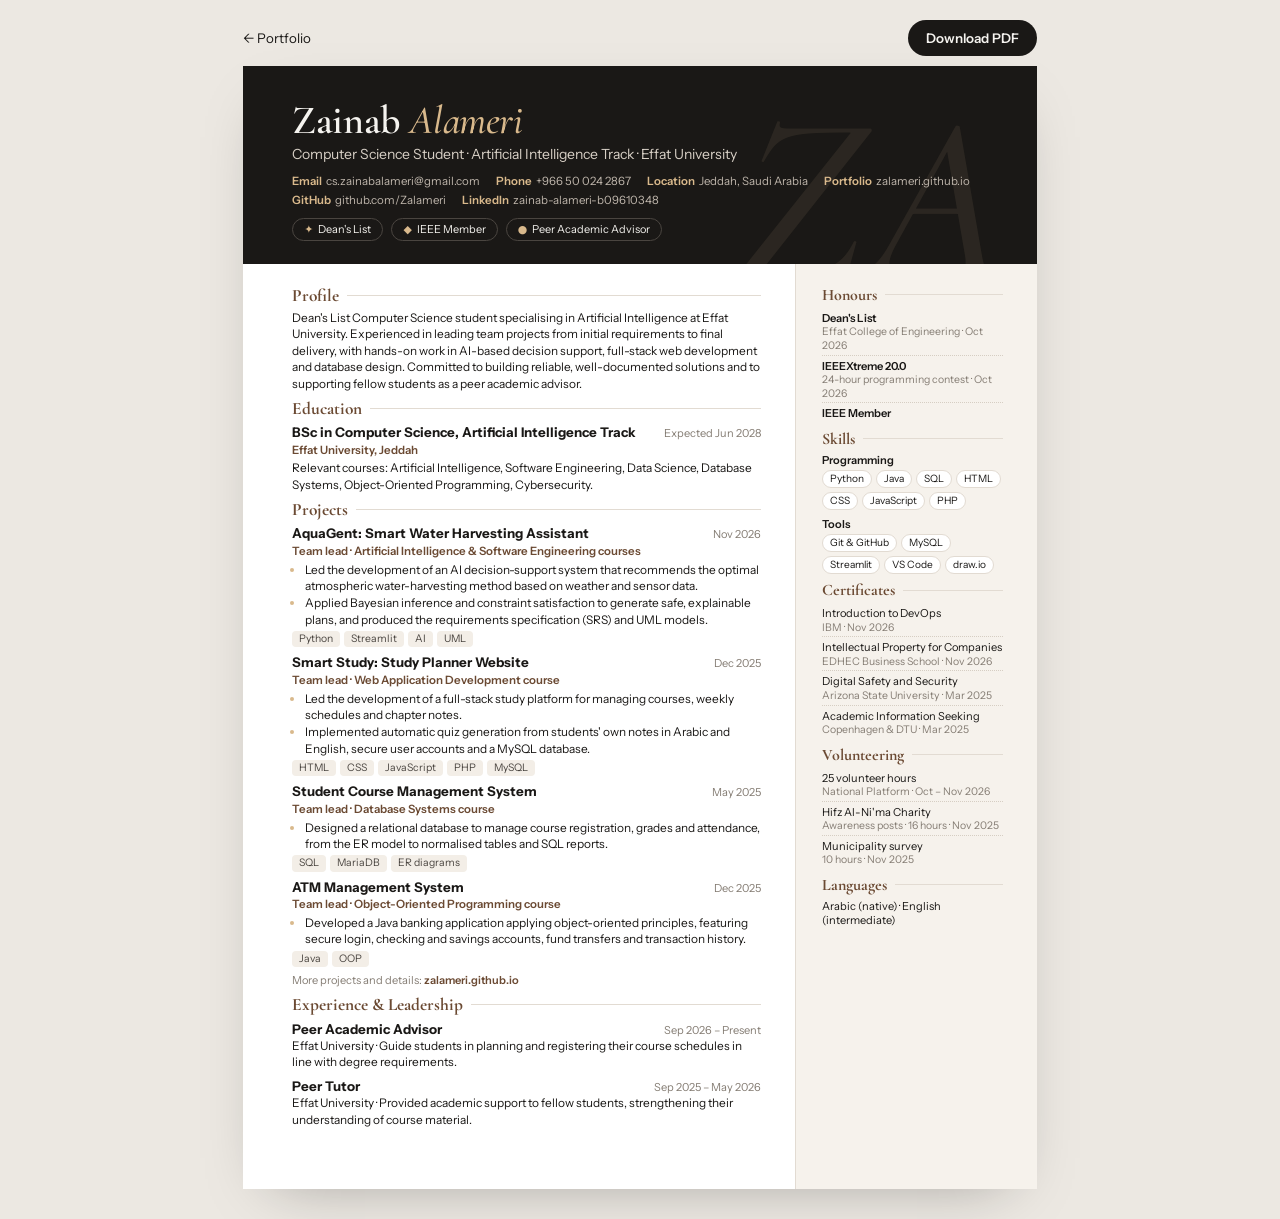
<file: cv.html>
<!doctype html>
<html lang="en">
<head>
  <meta charset="utf-8">
  <meta name="viewport" content="width=device-width, initial-scale=1">
  <title>Zainab Alameri · CV</title>
  <meta name="description" content="CV of Zainab Alameri, Computer Science (Artificial Intelligence) student at Effat University.">
  <link rel="icon" href="assets/img/favicon.svg" type="image/svg+xml">
  <link rel="preconnect" href="https://fonts.googleapis.com">
  <link rel="preconnect" href="https://fonts.gstatic.com" crossorigin>
  <link href="https://fonts.googleapis.com/css2?family=Cormorant+Garamond:ital,wght@0,500..700;1,500..700&family=Instrument+Sans:wght@400..700&display=swap" rel="stylesheet">
  <style>
    :root { --ink: #1a1816; --ink2: #4a4540; --ink3: #857d74; --line: #e2dbd2; --acc: #6b4a33; --gold: #d9b98c; --bg: #ece8e2; --side: #f6f2ec; }
    * { box-sizing: border-box; }
    html, body { margin: 0; background: var(--bg); }
    body { font: 8.9pt/1.38 "Instrument Sans", system-ui, sans-serif; color: var(--ink); -webkit-print-color-adjust: exact; print-color-adjust: exact; }
    .toolbar { width: 210mm; margin: 20px auto 10px; display: flex; justify-content: space-between; align-items: center; font-size: 10pt; }
    .toolbar a { color: var(--ink); text-decoration: none; }
    .toolbar .dl { background: var(--ink); color: #f5f3ef; padding: 9px 18px; border-radius: 999px; font-weight: 600; }
    .page { width: 210mm; height: 297mm; margin: 0 auto 30px; background: #fff; box-shadow: 0 20px 60px -30px rgba(0,0,0,.35); display: flex; flex-direction: column; overflow: hidden; }
    .band { flex: none; } .body { flex: 1; }
    @media print { html, body { background: #fff; } .toolbar { display: none; } .page { margin: 0; box-shadow: none; } @page { size: A4; margin: 0; } }
    @media screen and (max-width: 820px) { .toolbar, .page { width: auto; margin: 12px; height: auto; } .body { grid-template-columns: 1fr !important; } }

    .band { background: #1a1816; color: #f5f3ef; padding: 9mm 13mm 6mm; position: relative; overflow: hidden; }
    .band::after { content: "ZA"; position: absolute; right: 8mm; bottom: -14mm; font: italic 500 62mm/1 "Cormorant Garamond", serif; color: rgba(217,185,140,.09); }
    h1 { margin: 0; font: 600 30pt/1 "Cormorant Garamond", Georgia, serif; letter-spacing: -.01em; }
    h1 em { color: var(--gold); font-weight: 500; }
    .role { margin: 5px 0 9px; font-size: 10.5pt; color: #d8d0c6; }
    .contact { display: flex; flex-wrap: wrap; gap: 3px 16px; font-size: 8.6pt; color: #bdb4aa; position: relative; z-index: 1; }
    .contact a { color: inherit; text-decoration: none; }
    .contact b { color: var(--gold); font-weight: 600; margin-right: 4px; }
    .badges { display: flex; gap: 8px; margin-top: 10px; position: relative; z-index: 1; }
    .badges span { border: 1px solid #4a4540; border-radius: 999px; padding: 3px 11px; font-size: 8.2pt; color: #f5f3ef; }
    .badges span i { color: var(--gold); font-style: normal; margin-right: 5px; }

    .body { display: grid; grid-template-columns: 1fr 64mm; }
    .main { padding: 6mm 9mm 5mm 13mm; }
    .side { background: var(--side); padding: 6mm 9mm 6mm 7mm; border-left: 1px solid var(--line); }
    h2 { display: flex; align-items: center; gap: 8px; font: 700 13pt/1 "Cormorant Garamond", Georgia, serif; color: var(--acc); margin: 0 0 6px; }
    h2::after { content: ""; flex: 1; height: 1px; background: var(--line); }
    section { margin-bottom: 8px; }
    p { margin: 0 0 4px; }
    .item { margin-bottom: 6px; }
    .row { display: flex; justify-content: space-between; gap: 8px; align-items: baseline; }
    .row b { font-size: 10pt; }
    .row span { color: var(--ink3); font-size: 8.3pt; white-space: nowrap; }
    .sub { color: var(--acc); font-size: 8.6pt; font-weight: 600; margin: 1px 0 2px; }
    ul { margin: 2px 0 0; padding-left: 13px; } li { margin: 1px 0; }
    li::marker { color: var(--gold); }
    .tags { display: flex; flex-wrap: wrap; gap: 4px; margin-top: 3px; }
    .tags span { background: #f3eee7; border-radius: 4px; padding: 1px 7px; font-size: 7.8pt; color: var(--ink2); }
    .side h2 { font-size: 12pt; }
    .side p, .side li { font-size: 8.3pt; line-height: 1.3; }
    .side ul { list-style: none; padding: 0; }
    .side li { padding: 2px 0; border-bottom: 1px dotted #d6cec3; }
    .side li:last-child { border: 0; }
    .side small { display: block; color: var(--ink3); font-size: 7.9pt; }
    .k { font-weight: 600; }
    .chips { display: flex; flex-wrap: wrap; gap: 4px; }
    .chips span { background: #fff; border: 1px solid var(--line); border-radius: 999px; padding: 1px 7px; font-size: 7.6pt; }
    .more { color: var(--ink3); font-size: 8.3pt; } .more a { color: var(--acc); font-weight: 600; text-decoration: none; }
  </style>
</head>
<body>
  <div class="toolbar"><a href="index.html">← Portfolio</a><a class="dl" href="assets/Zainab-Alameri-CV.pdf" download>Download PDF</a></div>
  <main class="page">
    <header class="band">
      <h1>Zainab <em>Alameri</em></h1>
      <p class="role">Computer Science Student · Artificial Intelligence Track · Effat University</p>
      <div class="contact">
        <span><b>Email</b><a href="mailto:cs.zainabalameri@gmail.com">cs.zainabalameri@gmail.com</a></span>
        <span><b>Phone</b><a href="tel:+966500242867">+966 50 024 2867</a></span>
        <span><b>Location</b>Jeddah, Saudi Arabia</span>
        <span><b>Portfolio</b><a href="https://zalameri.github.io">zalameri.github.io</a></span>
        <span><b>GitHub</b><a href="https://github.com/Zalameri">github.com/Zalameri</a></span>
        <span><b>LinkedIn</b><a href="https://www.linkedin.com/in/zainab-alameri-b09610348">zainab-alameri-b09610348</a></span>
      </div>
      <div class="badges"><span><i>✦</i>Dean's List</span><span><i>◆</i>IEEE Member</span><span><i>●</i>Peer Academic Advisor</span></div>
    </header>

    <div class="body">
      <div class="main">
        <section>
          <h2>Profile</h2>
          <p>Dean's List Computer Science student specialising in Artificial Intelligence at Effat University. Experienced in leading team projects from initial requirements to final delivery, with hands-on work in AI-based decision support, full-stack web development and database design. Committed to building reliable, well-documented solutions and to supporting fellow students as a peer academic advisor.</p>
        </section>

        <section>
          <h2>Education</h2>
          <div class="item">
            <div class="row"><b>BSc in Computer Science, Artificial Intelligence Track</b><span>Expected Jun 2028</span></div>
            <div class="sub">Effat University, Jeddah</div>
            <p>Relevant courses: Artificial Intelligence, Software Engineering, Data Science, Database Systems, Object-Oriented Programming, Cybersecurity.</p>
          </div>
        </section>

        <section>
          <h2>Projects</h2>
          <div class="item">
            <div class="row"><b>AquaGent: Smart Water Harvesting Assistant</b><span>Nov 2026</span></div>
            <div class="sub">Team lead · Artificial Intelligence &amp; Software Engineering courses</div>
            <ul>
              <li>Led the development of an AI decision-support system that recommends the optimal atmospheric water-harvesting method based on weather and sensor data.</li>
              <li>Applied Bayesian inference and constraint satisfaction to generate safe, explainable plans, and produced the requirements specification (SRS) and UML models.</li>
            </ul>
            <div class="tags"><span>Python</span><span>Streamlit</span><span>AI</span><span>UML</span></div>
          </div>
          <div class="item">
            <div class="row"><b>Smart Study: Study Planner Website</b><span>Dec 2025</span></div>
            <div class="sub">Team lead · Web Application Development course</div>
            <ul>
              <li>Led the development of a full-stack study platform for managing courses, weekly schedules and chapter notes.</li>
              <li>Implemented automatic quiz generation from students' own notes in Arabic and English, secure user accounts and a MySQL database.</li>
            </ul>
            <div class="tags"><span>HTML</span><span>CSS</span><span>JavaScript</span><span>PHP</span><span>MySQL</span></div>
          </div>
          <div class="item">
            <div class="row"><b>Student Course Management System</b><span>May 2025</span></div>
            <div class="sub">Team lead · Database Systems course</div>
            <ul><li>Designed a relational database to manage course registration, grades and attendance, from the ER model to normalised tables and SQL reports.</li></ul>
            <div class="tags"><span>SQL</span><span>MariaDB</span><span>ER diagrams</span></div>
          </div>
          <div class="item">
            <div class="row"><b>ATM Management System</b><span>Dec 2025</span></div>
            <div class="sub">Team lead · Object-Oriented Programming course</div>
            <ul><li>Developed a Java banking application applying object-oriented principles, featuring secure login, checking and savings accounts, fund transfers and transaction history.</li></ul>
            <div class="tags"><span>Java</span><span>OOP</span></div>
          </div>
          <p class="more">More projects and details: <a href="https://zalameri.github.io">zalameri.github.io</a></p>
        </section>

        <section>
          <h2>Experience &amp; Leadership</h2>
          <div class="item">
            <div class="row"><b>Peer Academic Advisor</b><span>Sep 2026 – Present</span></div>
            <p>Effat University · Guide students in planning and registering their course schedules in line with degree requirements.</p>
          </div>
          <div class="item">
            <div class="row"><b>Peer Tutor</b><span>Sep 2025 – May 2026</span></div>
            <p>Effat University · Provided academic support to fellow students, strengthening their understanding of course material.</p>
          </div>
        </section>
      </div>

      <aside class="side">
        <section>
          <h2>Honours</h2>
          <ul>
            <li><span class="k">Dean's List</span><small>Effat College of Engineering · Oct 2026</small></li>
            <li><span class="k">IEEEXtreme 20.0</span><small>24-hour programming contest · Oct 2026</small></li>
            <li><span class="k">IEEE Member</span></li>
          </ul>
        </section>

        <section>
          <h2>Skills</h2>
          <p class="k" style="margin-bottom:3px">Programming</p>
          <div class="chips"><span>Python</span><span>Java</span><span>SQL</span><span>HTML</span><span>CSS</span><span>JavaScript</span><span>PHP</span></div>
          <p class="k" style="margin:7px 0 3px">Tools</p>
          <div class="chips"><span>Git &amp; GitHub</span><span>MySQL</span><span>Streamlit</span><span>VS Code</span><span>draw.io</span></div>
          
        </section>

        <section>
          <h2>Certificates</h2>
          <ul>
            <li>Introduction to DevOps<small>IBM · Nov 2026</small></li>
            <li>Intellectual Property for Companies<small>EDHEC Business School · Nov 2026</small></li>
                        <li>Digital Safety and Security<small>Arizona State University · Mar 2025</small></li>
            <li>Academic Information Seeking<small>Copenhagen &amp; DTU · Mar 2025</small></li>
          </ul>
        </section>

        <section>
          <h2>Volunteering</h2>
          <ul>
            <li>25 volunteer hours<small>National Platform · Oct – Nov 2026</small></li>
            <li>Hifz Al-Ni'ma Charity<small>Awareness posts · 16 hours · Nov 2025</small></li>
            <li>Municipality survey<small>10 hours · Nov 2025</small></li>
          </ul>
        </section>

        <section>
          <h2>Languages</h2>
          <p>Arabic (native) · English (intermediate)</p>
        </section>
      </aside>
    </div>
  </main>
</body>
</html>
</file>
<file: assets/css/style.css>
/* =====================================================================
   Zainab Alameri — portfolio
   Theme: "Aqua Lab". Living water contours, glass windows, accent per project.
   ===================================================================== */
:root {
  --bg: #f4f8f8; --bg2: #e8f1f0; --surface: #ffffff; --surface2: #f6faf9;
  --ink: #0a1a22; --ink2: #47595f; --ink3: #6b7d82; --line: #cfdcda;
  --aqua: #0b7285; --leaf: #3d7a1f; --coral: #c2410c; --violet: #6741d9; --sun: #a15c07;
  --aqua-soft: #cdeeee; --glow: rgba(11,114,133,.18);
  --band: #e4f0ef; --band2: #ffffff; --band-ink: #0a1a22; --band-ink2: #47595f; --band-line: #cfdcda;
  --shadow: 0 1px 2px rgba(10,26,34,.06), 0 20px 50px -24px rgba(10,26,34,.35);
  --shadow-lg: 0 2px 4px rgba(10,26,34,.06), 0 40px 80px -30px rgba(10,26,34,.45);
  --r: 22px; --r-sm: 12px;
  --display: "Bricolage Grotesque", system-ui, sans-serif;
  --serif: "Instrument Serif", Georgia, serif;
  --body: "Instrument Sans", system-ui, sans-serif;
  --mono: "JetBrains Mono", ui-monospace, monospace;
  --wrap: 1240px; --gut: clamp(16px, 4vw, 40px);
  color-scheme: light;
}
.a-aqua { --acc: var(--aqua); } .a-leaf { --acc: var(--leaf); } .a-coral { --acc: var(--coral); }
.a-violet { --acc: var(--violet); } .a-sun { --acc: var(--sun); }

*, *::before, *::after { box-sizing: border-box; }
html { scroll-behavior: smooth; -webkit-text-size-adjust: 100%; scroll-padding-top: 80px; overflow-x: clip; }
main { overflow-x: clip; }
body { margin: 0; background: var(--bg); color: var(--ink); font: 16.5px/1.6 var(--body); overflow-x: hidden; transition: background .5s, color .5s; }
img { max-width: 100%; height: auto; display: block; }
a { color: inherit; }
button { font: inherit; color: inherit; }
:focus-visible { outline: 2px solid var(--aqua); outline-offset: 3px; border-radius: 6px; }
.wrap { max-width: var(--wrap); margin: 0 auto; padding: 0 var(--gut); }
.mono { font-family: var(--mono); font-size: .72rem; letter-spacing: .08em; text-transform: uppercase; }
.visually-hidden { position: absolute; width: 1px; height: 1px; overflow: hidden; clip: rect(0 0 0 0); white-space: nowrap; }
.skip { position: absolute; left: -999px; top: 10px; z-index: 200; background: var(--ink); color: var(--bg); padding: 10px 16px; border-radius: 8px; }
.skip:focus { left: 10px; }
.muted { color: var(--ink3); }
@media (prefers-reduced-motion: reduce) { html { scroll-behavior: auto; } *, *::before, *::after { animation-duration: .001s !important; animation-iteration-count: 1 !important; transition-duration: .001s !important; } }

.display { font-family: var(--display); font-weight: 700; letter-spacing: -.035em; line-height: .98; margin: 0; font-variation-settings: "opsz" 96; }
.display em { font-family: var(--serif); font-style: italic; font-weight: 400; letter-spacing: -.01em; color: var(--aqua); }
.live-dot { display: inline-block; width: 8px; height: 8px; border-radius: 50%; background: #22c55e; box-shadow: 0 0 0 0 rgba(34,197,94,.6); animation: ping 2s infinite; vertical-align: middle; margin-right: 6px; }
@keyframes ping { 70% { box-shadow: 0 0 0 8px rgba(34,197,94,0); } 100% { box-shadow: 0 0 0 0 rgba(34,197,94,0); } }

/* ---------- progress + header ---------- */
.progress { position: fixed; inset: 0 0 auto; height: 3px; z-index: 120; }
.progress span { display: block; height: 100%; width: 0; background: linear-gradient(90deg, var(--aqua), var(--leaf), var(--coral)); }
.top { position: fixed; inset: 0 0 auto; z-index: 100; display: flex; align-items: center; gap: 20px; padding: 12px var(--gut); transition: background .3s, box-shadow .3s; }
.top.scrolled { background: color-mix(in srgb, var(--bg) 78%, transparent); backdrop-filter: blur(14px) saturate(1.4); box-shadow: 0 1px 0 var(--line); }
.brand { display: flex; align-items: center; gap: 10px; text-decoration: none; }
.brand-drop { width: 30px; height: 30px; border-radius: 50% 50% 50% 0; transform: rotate(-45deg); background: linear-gradient(135deg, var(--aqua), var(--leaf)); box-shadow: 0 6px 18px -6px var(--aqua); }
.brand-name { font: 700 1rem/1.05 var(--display); letter-spacing: -.02em; }
.brand-name small { display: block; font: 500 .64rem var(--mono); letter-spacing: .12em; color: var(--ink3); text-transform: uppercase; margin-top: 3px; }
.nav { display: flex; gap: 4px; margin: 0 auto; padding: 5px; border-radius: 999px; background: color-mix(in srgb, var(--surface) 70%, transparent); border: 1px solid var(--line); backdrop-filter: blur(10px); }
.nav a { text-decoration: none; font-size: .88rem; padding: 7px 14px; border-radius: 999px; color: var(--ink2); transition: all .25s; }
.nav a:hover { color: var(--ink); }
.nav a.on { background: var(--aqua); color: #fff; }
.top-actions { display: flex; gap: 10px; align-items: center; }
.theme { width: 42px; height: 42px; border-radius: 50%; border: 1px solid var(--line); background: var(--surface); cursor: pointer; display: grid; place-items: center; }
.theme span { width: 16px; height: 16px; border-radius: 50%; background: var(--sun); box-shadow: 0 0 0 4px color-mix(in srgb, var(--sun) 25%, transparent); transition: all .5s cubic-bezier(.5,-0.5,.3,1.5); }
.pill-btn { text-decoration: none; font-weight: 600; font-size: .88rem; padding: 10px 20px; border-radius: 999px; background: var(--aqua); color: #fff; white-space: nowrap; }
@media (max-width: 980px) { .nav { display: none; } .top-actions { margin-left: auto; } }
@media (max-width: 420px) { .pill-btn { display: none; } }

/* ---------- buttons ---------- */
.btn { display: inline-flex; align-items: center; gap: 8px; min-height: 48px; padding: 0 22px; border-radius: 999px; border: 1px solid var(--line); background: var(--surface); text-decoration: none; font-weight: 600; font-size: .93rem; cursor: pointer; transition: transform .25s, box-shadow .25s, background .25s; }
.btn:hover { transform: translateY(-2px); box-shadow: var(--shadow); }
.btn.primary { background: var(--aqua); color: #fff; border-color: var(--aqua); }
.btn.acc { background: var(--acc); color: var(--bg); border-color: var(--acc); }
.btn.light { background: transparent; color: var(--band-ink); border-color: var(--band-line); }
.btn.light:hover { background: rgba(255,255,255,.06); }
.btn[aria-disabled="true"] { opacity: .65; cursor: default; transform: none; box-shadow: none; }
.icon-btn { width: 48px; height: 48px; border-radius: 50%; border: 1px solid var(--line); background: var(--surface); display: grid; place-items: center; transition: transform .25s; }
.icon-btn:hover { transform: translateY(-2px) rotate(-6deg); }
.icon-btn svg { width: 20px; height: 20px; fill: currentColor; }
.cta-row { display: flex; flex-wrap: wrap; gap: 10px; align-items: center; }
.cta-row.center { justify-content: center; }

/* ---------- hero ---------- */
.hero { position: relative; min-height: 100svh; display: flex; align-items: center; padding: 120px 0 90px; overflow: hidden; isolation: isolate; }
#water, #water2 { position: absolute; inset: 0; width: 100%; height: 100%; z-index: -1; }
.hero::after { content: ""; position: absolute; inset: auto 0 0; height: 160px; background: linear-gradient(transparent, var(--bg)); z-index: -1; pointer-events: none; }
.hero-grid { display: grid; grid-template-columns: minmax(0, 1.05fr) minmax(0, 1fr); gap: clamp(30px, 5vw, 70px); align-items: center; width: 100%; }
.kicker { display: inline-flex; align-items: center; font: 500 .74rem var(--mono); letter-spacing: .08em; text-transform: uppercase; color: var(--ink2); padding: 8px 14px; border: 1px solid var(--line); border-radius: 999px; background: color-mix(in srgb, var(--surface) 70%, transparent); backdrop-filter: blur(8px); margin: 0 0 26px; }
.hero h1 { font-size: clamp(2.7rem, 6.4vw, 5.6rem); }
.hero h1 em { background: linear-gradient(100deg, var(--aqua), var(--leaf)); -webkit-background-clip: text; background-clip: text; color: transparent; padding-right: .08em; }
.hero h1 .amp { font-family: var(--serif); font-weight: 400; font-style: italic; color: var(--coral); }
.hero-lede { font-size: clamp(1.02rem, 1.4vw, 1.15rem); color: var(--ink2); max-width: 56ch; margin: 26px 0 30px; }
.hero-lede strong { color: var(--ink); }
.hero-stats { display: grid; grid-template-columns: repeat(4, auto); justify-content: start; gap: 0; margin: 38px 0 0; border-top: 1px solid var(--line); }
.hero-stats div { padding: 16px 26px 0 0; margin-right: 26px; border-right: 1px solid var(--line); }
.hero-stats div:last-child { border: 0; margin: 0; }
.hero-stats dt { font: .66rem var(--mono); letter-spacing: .1em; text-transform: uppercase; color: var(--ink3); order: 2; }
.hero-stats dd { margin: 0 0 4px; font: 700 2.1rem/1 var(--display); letter-spacing: -.03em; }
.hero-stats .live dd { font-size: 1.05rem; line-height: 2rem; color: var(--leaf); }
.hero-stats div { display: flex; flex-direction: column-reverse; }
@media (max-width: 620px) { .hero-stats { grid-template-columns: repeat(2, 1fr); } .hero-stats div { border: 0; margin: 0; } }

.collage { position: relative; aspect-ratio: 1 / 1.02; perspective: 1400px; }
.win { position: absolute; margin: 0; border-radius: 14px; overflow: hidden; background: var(--surface); box-shadow: var(--shadow-lg); border: 1px solid var(--line); transition: transform .8s cubic-bezier(.2,.8,.2,1); will-change: transform; }
.win img { width: 100%; aspect-ratio: 16 / 10.5; object-fit: cover; object-position: top left; }
.win-bar { display: flex; align-items: center; gap: 6px; padding: 9px 12px; background: var(--surface2); border-bottom: 1px solid var(--line); }
.win-bar i { width: 9px; height: 9px; border-radius: 50%; background: #ff5f57; } .win-bar i:nth-child(2) { background: #febc2e; } .win-bar i:nth-child(3) { background: #28c840; }
.win-bar span { margin-left: 10px; font: .66rem var(--mono); color: var(--ink3); white-space: nowrap; overflow: hidden; text-overflow: ellipsis; padding: 3px 10px; background: var(--bg); border-radius: 6px; flex: 1; }
.w1 { width: 78%; left: 0; top: 14%; z-index: 3; transform: rotate(-2.5deg); animation: bob 9s ease-in-out infinite; }
.w2 { width: 66%; right: 0; top: 0; z-index: 2; transform: rotate(3deg); animation: bob 11s ease-in-out -3s infinite; }
.w3 { width: 64%; right: 4%; bottom: 0; z-index: 1; transform: rotate(-1deg); animation: bob 10s ease-in-out -6s infinite; }
@keyframes bob { 50% { translate: 0 -10px; } }
.float { position: absolute; z-index: 4; padding: 12px 16px; border-radius: 14px; background: color-mix(in srgb, var(--surface) 82%, transparent); backdrop-filter: blur(14px); border: 1px solid var(--line); box-shadow: var(--shadow); min-width: 170px; animation: bob 7s ease-in-out infinite; }
.float b { display: block; font: 700 1.15rem var(--display); letter-spacing: -.02em; margin-top: 2px; }
.float .mono { color: var(--ink3); font-size: .62rem; }
.float .bar { display: block; height: 5px; border-radius: 9px; background: var(--line); margin-top: 8px; overflow: hidden; }
.float .bar span { display: block; height: 100%; background: linear-gradient(90deg, var(--aqua), var(--leaf)); border-radius: 9px; }
.f1 { left: -4%; bottom: 20%; animation-delay: -2s; }
.f2 { right: -2%; top: 44%; animation-delay: -4s; }
.f2 b { color: var(--aqua); }
.f3 { left: 10%; top: -2%; animation-delay: -1s; }
.f3 b { font-size: .95rem; color: var(--leaf); }
.scroll-cue { position: absolute; left: 50%; bottom: 24px; transform: translateX(-50%); display: flex; flex-direction: column; align-items: center; gap: 8px; text-decoration: none; color: var(--ink3); }
.scroll-cue span { width: 22px; height: 34px; border: 1.5px solid currentColor; border-radius: 12px; position: relative; }
.scroll-cue span::after { content: ""; position: absolute; left: 50%; top: 6px; width: 3px; height: 7px; margin-left: -1.5px; border-radius: 3px; background: currentColor; animation: wheel 1.8s infinite; }
@keyframes wheel { to { transform: translateY(10px); opacity: 0; } }
@media (max-width: 900px) {
  .hero-grid { grid-template-columns: 1fr; }
  .collage { max-width: 560px; margin: 20px auto 0; width: 100%; }
  .scroll-cue { display: none; }
}

/* ---------- marquee ---------- */
.marquee { background: var(--ink); color: var(--bg); overflow: hidden; padding: 16px 0; transform: rotate(-1.2deg); margin: 20px -2% 0; width: 104%; box-shadow: var(--shadow); position: relative; z-index: 2; }
.marquee-track { display: flex; width: max-content; animation: slide 38s linear infinite; }
.marquee-track span { font: 600 1.15rem var(--display); letter-spacing: -.01em; padding: 0 26px; white-space: nowrap; display: flex; align-items: center; gap: 26px; }
.marquee-track span::after { content: "✦"; color: var(--aqua); font-size: .9rem; }
@keyframes slide { to { transform: translateX(-50%); } }

/* ---------- sections ---------- */
.section { padding: clamp(80px, 11vw, 140px) 0; position: relative; }
.section.tint { background: var(--bg2); }
.sec-head { margin-bottom: clamp(36px, 5vw, 60px); }
.sec-head.row { display: flex; justify-content: space-between; align-items: end; gap: 30px; flex-wrap: wrap; }
.sec-head h2 { font-size: clamp(2.4rem, 5.6vw, 4.6rem); max-width: 16ch; }
.eyebrow { font: 600 .74rem var(--mono); letter-spacing: .12em; text-transform: uppercase; color: var(--ink2); margin: 0 0 18px; display: flex; align-items: center; gap: 10px; }
.eyebrow span { color: var(--coral); }
.eyebrow::before { content: ""; width: 28px; height: 1px; background: currentColor; order: -1; }
.sec-sub { color: var(--ink2); max-width: 44ch; margin: 18px 0 0; }
.sec-head.row .sec-sub { margin: 0; }

/* ---------- featured cases ---------- */
.featured { display: grid; gap: clamp(26px, 4vw, 44px); }
.case { display: grid; grid-template-columns: minmax(0, 1.1fr) minmax(0, 1fr); border-radius: var(--r); background: var(--surface); box-shadow: var(--shadow); overflow: hidden; border: 1px solid var(--line); }
.case:nth-child(even) .case-visual { order: 2; }
.case-visual { position: relative; min-height: 460px; overflow: hidden; isolation: isolate;
  background: radial-gradient(120% 90% at 0% 0%, color-mix(in srgb, var(--acc) 38%, transparent), transparent 60%),
              radial-gradient(90% 90% at 100% 100%, color-mix(in srgb, var(--acc) 26%, transparent), transparent 60%), var(--surface2); }
.case-visual::before { content: ""; position: absolute; inset: 0; z-index: -1; opacity: .5;
  background-image: linear-gradient(color-mix(in srgb, var(--acc) 22%, transparent) 1px, transparent 1px), linear-gradient(90deg, color-mix(in srgb, var(--acc) 22%, transparent) 1px, transparent 1px);
  background-size: 28px 28px; mask-image: radial-gradient(80% 80% at 50% 50%, #000, transparent); }
.case-visual .win { position: absolute; width: 82%; left: 9%; top: 15%; transform: rotate(-1.5deg); animation: none; }
.case:hover .case-visual .win { transform: rotate(0) translateY(-6px) scale(1.01); }
.case-visual .tag-top { position: absolute; top: 18px; left: 20px; right: 20px; display: flex; justify-content: space-between; font: .66rem var(--mono); letter-spacing: .1em; text-transform: uppercase; color: var(--ink2); }
.case-body { padding: clamp(26px, 4vw, 48px); display: flex; flex-direction: column; }
.case-meta { display: flex; justify-content: space-between; align-items: center; gap: 10px; flex-wrap: wrap; }
.case-meta .mono { color: var(--acc); }
.status { font: 600 .66rem var(--mono); text-transform: uppercase; letter-spacing: .08em; padding: 6px 10px; border-radius: 999px; border: 1px solid color-mix(in srgb, var(--acc) 50%, transparent); color: var(--acc); background: color-mix(in srgb, var(--acc) 10%, transparent); }
.case h3 { font: 800 clamp(2.2rem, 4.2vw, 3.4rem)/1 var(--display); letter-spacing: -.04em; margin: 18px 0 14px; }
.case h3 em { font: italic 400 1em var(--serif); color: var(--acc); letter-spacing: -.01em; }
.case p.desc { color: var(--ink2); margin: 0 0 22px; font-size: 1.02rem; }
.stats3 { display: grid; grid-template-columns: repeat(3, 1fr); border-top: 1px solid var(--line); border-bottom: 1px solid var(--line); margin: 0 0 22px; }
.stats3 div { padding: 14px 12px 14px 0; }
.stats3 div + div { padding-left: 14px; border-left: 1px solid var(--line); }
.stats3 b { display: block; font: 700 1.9rem/1 var(--display); letter-spacing: -.03em; color: var(--acc); }
.stats3 span { font-size: .78rem; color: var(--ink2); line-height: 1.3; display: block; margin-top: 6px; }
.tags { list-style: none; display: flex; flex-wrap: wrap; gap: 6px; padding: 0; margin: 0 0 26px; }
.tags li { font: .72rem var(--mono); padding: 5px 10px; border-radius: 999px; background: var(--bg); border: 1px solid var(--line); color: var(--ink2); }
.case .cta-row { margin-top: auto; }
.case .meta-line { font-size: .82rem; color: var(--ink3); margin: -8px 0 20px; }
@media (max-width: 900px) { .case { grid-template-columns: 1fr; } .case:nth-child(even) .case-visual { order: 0; } .case-visual { min-height: 320px; } }

/* per-project overlay widgets */
.widget { position: absolute; z-index: 3; border-radius: 14px; background: color-mix(in srgb, var(--surface) 88%, transparent); backdrop-filter: blur(12px); border: 1px solid var(--line); box-shadow: var(--shadow); padding: 12px 14px; font-size: .8rem; }
.flow { right: 16px; bottom: 16px; display: flex; align-items: center; gap: 6px; }
.flow span { font: 600 .66rem var(--mono); padding: 6px 8px; border-radius: 8px; border: 1px solid color-mix(in srgb, var(--acc) 50%, transparent); color: var(--acc); background: color-mix(in srgb, var(--acc) 8%, transparent); }
.flow i { width: 14px; height: 1px; background: var(--acc); position: relative; }
.flow i::after { content: ""; position: absolute; right: 0; top: -3px; border: 3.5px solid transparent; border-left-color: var(--acc); border-right: 0; }
.scan { position: absolute; left: 9%; width: 82%; top: 15%; height: 3px; z-index: 4; background: linear-gradient(90deg, transparent, var(--acc), transparent); box-shadow: 0 0 22px 4px var(--acc); animation: scan 3.6s ease-in-out infinite; border-radius: 3px; }
@keyframes scan { 0%, 100% { transform: translateY(10px); opacity: 0; } 15%, 85% { opacity: 1; } 50% { transform: translateY(240px); } }
.diag { left: 16px; bottom: 18px; min-width: 200px; }
.diag b { display: block; font: 700 .95rem var(--display); }
.meter { display: flex; align-items: center; gap: 8px; margin-top: 8px; font: .64rem var(--mono); color: var(--ink3); text-transform: uppercase; }
.meter span { flex: 1; height: 5px; border-radius: 9px; background: var(--line); overflow: hidden; }
.meter span i { display: block; height: 100%; background: var(--acc); }
.quiz { right: 16px; bottom: 18px; width: 230px; }
.quiz p { margin: 4px 0 10px; font-weight: 600; }
.quiz .opt { display: flex; align-items: center; gap: 8px; padding: 6px 8px; border-radius: 8px; border: 1px solid var(--line); margin-top: 6px; font-size: .76rem; }
.quiz .opt.ok { border-color: var(--acc); color: var(--acc); background: color-mix(in srgb, var(--acc) 10%, transparent); }
.quiz .opt::before { content: ""; width: 10px; height: 10px; border-radius: 50%; border: 1.5px solid currentColor; }
.quiz .opt.ok::before { background: currentColor; }
.widget .mono { color: var(--ink3); font-size: .6rem; }
@media (max-width: 520px) { .widget { transform: scale(.85); transform-origin: bottom right; } .diag { transform-origin: bottom left; } }

/* ---------- grid / all projects ---------- */
.toolbar { display: flex; justify-content: space-between; gap: 14px; flex-wrap: wrap; margin-bottom: 26px; }
.filters { display: flex; gap: 8px; flex-wrap: wrap; }
.filter { min-height: 42px; padding: 0 16px; border-radius: 999px; border: 1px solid var(--line); background: var(--surface); cursor: pointer; font-size: .88rem; font-weight: 500; color: var(--ink2); }
.filter sup { font: .65rem var(--mono); margin-left: 4px; color: var(--ink3); }
.filter[aria-pressed="true"] { background: var(--aqua); color: #fff; border-color: var(--aqua); }
.filter[aria-pressed="true"] sup { color: inherit; opacity: .7; }
.search { position: relative; flex: 0 1 300px; }
.search svg { position: absolute; left: 15px; top: 50%; width: 17px; height: 17px; translate: 0 -50%; fill: none; stroke: var(--ink3); stroke-width: 2; stroke-linecap: round; }
.search input { width: 100%; min-height: 44px; border-radius: 999px; border: 1px solid var(--line); background: var(--surface); color: var(--ink); padding: 0 16px 0 42px; font: inherit; font-size: .92rem; }
.grid { list-style: none; padding: 0; margin: 0; display: grid; grid-template-columns: repeat(auto-fill, minmax(min(100%, 340px), 1fr)); gap: 22px; }
.card { height: 100%; }
.card a { display: flex; flex-direction: column; height: 100%; text-decoration: none; border-radius: 18px; background: var(--surface); border: 1px solid var(--line); overflow: hidden; transition: transform .35s cubic-bezier(.2,.8,.2,1), box-shadow .35s; }
.card a:hover, .card a:focus-visible { transform: translateY(-6px); box-shadow: var(--shadow-lg); }
.thumb { position: relative; aspect-ratio: 16 / 9.4; overflow: hidden; background: color-mix(in srgb, var(--acc) 18%, var(--surface2)); }
.thumb img { width: 100%; height: 100%; object-fit: cover; object-position: top left; transition: transform .6s; }
.card a:hover .thumb img { transform: scale(1.04); }
.thumb .badge { position: absolute; top: 12px; left: 12px; font: 600 .62rem var(--mono); text-transform: uppercase; letter-spacing: .08em; padding: 5px 9px; border-radius: 999px; background: var(--aqua); color: #fff; }
.thumb .badge.new { background: #22c55e; color: #04220f; }
.thumb pre { margin: 18px; padding: 14px; border-radius: 10px; background: #10313a; color: #cfe7e3; font: .7rem/1.6 var(--mono); height: calc(100% - 36px); overflow: hidden; white-space: pre; box-shadow: 0 20px 40px -20px rgba(0,0,0,.6); }
.thumb pre .p { color: #5ee6d4; }
.gen { position: absolute; inset: 0; display: grid; place-items: center; font: 800 2.4rem var(--display); letter-spacing: -.04em; color: var(--acc); background: radial-gradient(80% 80% at 30% 20%, color-mix(in srgb, var(--acc) 30%, transparent), transparent), var(--surface2); }
.card-body { padding: 20px 22px 22px; display: flex; flex-direction: column; flex: 1; }
.card-meta { display: flex; justify-content: space-between; gap: 10px; font: .64rem var(--mono); letter-spacing: .08em; text-transform: uppercase; color: var(--ink3); }
.card-meta .c { color: var(--acc); }
.card h3 { font: 700 1.45rem/1.1 var(--display); letter-spacing: -.03em; margin: 10px 0 8px; }
.card p { color: var(--ink2); font-size: .92rem; margin: 0 0 16px; }
.card .tags { margin: auto 0 0; }
.card .tags li { font-size: .66rem; }
.card-foot { display: flex; justify-content: space-between; align-items: center; margin-top: 16px; padding-top: 14px; border-top: 1px solid var(--line); font-size: .8rem; color: var(--ink3); }
.card-foot b { color: var(--ink); font-weight: 600; }
.lang-dot { display: inline-block; width: 9px; height: 9px; border-radius: 50%; margin-right: 6px; vertical-align: middle; }
.empty { grid-column: 1 / -1; text-align: center; padding: 50px; color: var(--ink3); }
.sync { margin: 26px 0 0; color: var(--ink3); text-transform: none; letter-spacing: .02em; }

/* ---------- dark band ---------- */
.band { background: var(--band); color: var(--band-ink); overflow: hidden; }
.band .display em { color: var(--aqua); }
.band .eyebrow { color: var(--band-ink2); }
.about-grid { display: grid; grid-template-columns: minmax(0, 1fr) minmax(0, 1.05fr); gap: clamp(30px, 6vw, 90px); }
.about-grid h2 { font-size: clamp(2.4rem, 5.4vw, 4.4rem); }
.about-copy p { color: var(--band-ink2); margin: 0 0 16px; }
.about-copy .big { color: var(--band-ink); font: 500 clamp(1.25rem, 2vw, 1.6rem)/1.4 var(--display); letter-spacing: -.015em; }
.approach { list-style: none; padding: 0; margin: 30px 0 0; border-top: 1px solid var(--band-line); }
.approach li { display: flex; gap: 22px; padding: 16px 0; border-bottom: 1px solid var(--band-line); color: var(--band-ink2); font-size: .92rem; }
.approach span { font: .72rem var(--mono); color: var(--coral); padding-top: 3px; }
.approach b { display: block; color: var(--band-ink); font-weight: 600; font-size: 1rem; }
.ripple-art { position: relative; width: 220px; height: 220px; margin-top: 50px; }
.ripple-art i { position: absolute; inset: 0; border-radius: 50%; border: 1px solid var(--aqua); opacity: 0; animation: ripple 4.5s ease-out infinite; }
.ripple-art i:nth-child(2) { animation-delay: 1.5s; } .ripple-art i:nth-child(3) { animation-delay: 3s; }
.ripple-art b { position: absolute; left: 50%; top: 50%; width: 22px; height: 22px; margin: -11px; border-radius: 50% 50% 50% 0; transform: rotate(-45deg); background: linear-gradient(135deg, var(--aqua), var(--leaf)); box-shadow: 0 0 30px var(--aqua); animation: drip 4.5s ease-in infinite; }
@keyframes ripple { 0% { transform: scale(.1); opacity: .9; } 100% { transform: scale(1); opacity: 0; } }
@keyframes drip { 0% { translate: 0 -90px; opacity: 0; } 20% { opacity: 1; } 32% { translate: 0 0; } 100% { translate: 0 0; opacity: 0; } }
@media (max-width: 900px) { .about-grid { grid-template-columns: 1fr; } .ripple-art { display: none; } }

.bento { display: grid; grid-template-columns: repeat(12, 1fr); gap: 16px; margin-top: clamp(50px, 7vw, 80px); }
.tile { background: var(--band2); border: 1px solid var(--band-line); border-radius: var(--r); padding: 24px; position: relative; overflow: hidden; }
.tile .mono { color: var(--band-ink2); margin: 0 0 14px; }
.tile h3 { font: 700 1.6rem/1.1 var(--display); letter-spacing: -.03em; margin: 0 0 6px; }
.tile p { color: var(--band-ink2); margin: 0; }
.edu { grid-column: span 4; background: linear-gradient(160deg, #d3ecea, #ffffff 70%); }
.activity { grid-column: span 8; }
.langs { grid-column: span 5; }
.term-tile { grid-column: span 7; }
@media (max-width: 900px) { .edu, .activity, .langs, .term-tile { grid-column: span 12; } }
.mini-tags { list-style: none; display: flex; flex-wrap: wrap; gap: 6px; padding: 0; margin: 18px 0 0; }
.mini-tags li { font: .66rem var(--mono); padding: 5px 9px; border-radius: 999px; border: 1px solid var(--band-line); color: var(--band-ink2); }
.feed { list-style: none; padding: 0; margin: 0 0 14px; display: grid; gap: 2px; }
.feed li { display: grid; grid-template-columns: 30px 1fr auto; gap: 12px; align-items: center; padding: 10px 0; border-bottom: 1px dashed var(--band-line); font-size: .9rem; }
.feed .ic { width: 30px; height: 30px; border-radius: 9px; display: grid; place-items: center; background: var(--aqua-soft); color: var(--aqua); font: .8rem var(--mono); }
.feed b { color: var(--band-ink); font-weight: 600; }
.feed time { font: .68rem var(--mono); color: var(--band-ink2); white-space: nowrap; }
.feed .muted { color: var(--band-ink2); display: block; }
.tile-link { font-size: .85rem; color: var(--aqua); font-weight: 600; text-decoration: none; }
.langbar { display: flex; height: 14px; border-radius: 9px; overflow: hidden; gap: 3px; margin: 8px 0 18px; }
.langbar span { height: 100%; border-radius: 3px; transition: flex .8s; }
.langlist { list-style: none; padding: 0; margin: 0; display: grid; grid-template-columns: 1fr 1fr; gap: 8px 16px; font-size: .88rem; color: var(--band-ink2); }
.langlist b { color: var(--band-ink); font-weight: 600; margin-left: 4px; }
.term { margin: 0; background: #10313a; border: 1px solid var(--band-line); border-radius: 12px; padding: 18px; font: .8rem/1.75 var(--mono); color: #cfe7e3; overflow-x: auto; min-height: 210px; white-space: pre; }
.term .p { color: #5ee6d4; }
.term .cursor { display: inline-block; width: 8px; height: 1em; background: #5ee6d4; vertical-align: -2px; animation: blink 1s steps(1) infinite; }
@keyframes blink { 50% { opacity: 0; } }

/* ---------- timeline ---------- */
.timeline { list-style: none; padding: 0; margin: 0; display: grid; grid-template-columns: repeat(3, 1fr); gap: 0; position: relative; counter-reset: t; }
.timeline li { position: relative; padding: 30px 26px 34px 0; border-top: 2px solid var(--line); }
.timeline li::before { content: ""; position: absolute; top: -8px; left: 0; width: 14px; height: 14px; border-radius: 50%; background: var(--bg); border: 3px solid var(--aqua); }
.timeline li:nth-child(3n+2)::before { border-color: var(--leaf); } .timeline li:nth-child(3n)::before { border-color: var(--coral); }
.timeline time { font: 600 .72rem var(--mono); letter-spacing: .08em; text-transform: uppercase; color: var(--coral); }
.timeline h3 { font: 700 1.35rem/1.15 var(--display); letter-spacing: -.02em; margin: 8px 0 6px; }
.timeline p { margin: 0; color: var(--ink2); font-size: .94rem; max-width: 34ch; }
@media (max-width: 860px) { .timeline { grid-template-columns: 1fr; border-left: 2px solid var(--line); padding-left: 24px; } .timeline li { border-top: 0; padding: 0 0 30px; } .timeline li::before { left: -33px; top: 2px; } }
.h3 { font: 700 2rem var(--display); letter-spacing: -.03em; margin: 60px 0 24px; }

/* ---------- skills ---------- */
.legend { display: flex; flex-wrap: wrap; gap: 8px; margin: 0 0 22px; }
.legend a { display: inline-flex; align-items: center; gap: 8px; text-decoration: none; padding: 8px 14px; border-radius: 999px; background: var(--surface); border: 1px solid var(--line); font-size: .86rem; font-weight: 600; transition: all .3s; }
.legend a i { width: 10px; height: 10px; border-radius: 50%; background: var(--acc); }
.skillgrid.picking .legend a:not(.lit) { opacity: .3; }
.legend a.lit { border-color: var(--acc); box-shadow: 0 0 0 3px color-mix(in srgb, var(--acc) 20%, transparent); transform: translateY(-2px); }
.groups { display: grid; grid-template-columns: repeat(auto-fit, minmax(min(100%, 220px), 1fr)); gap: 16px; }
@media (max-width: 1000px) { .groups { grid-template-columns: repeat(2, 1fr); } }
@media (max-width: 560px) { .groups { grid-template-columns: 1fr; } }
.group { background: var(--surface); border: 1px solid var(--line); border-radius: 18px; padding: 22px; }
.group h3 { font: 700 1.15rem var(--display); letter-spacing: -.02em; margin: 0 0 14px; display: flex; justify-content: space-between; }
.group h3 span { font: .66rem var(--mono); color: var(--ink3); }
.group ul { list-style: none; padding: 0; margin: 0; display: grid; gap: 4px; }
.skill { width: 100%; display: flex; justify-content: space-between; align-items: center; gap: 10px; padding: 9px 10px; border-radius: 10px; border: 1px solid transparent; background: none; cursor: pointer; text-align: left; font-size: .92rem; }
.skill:hover, .skill.on { background: var(--bg); border-color: var(--line); }
.skill .dots { display: flex; gap: 3px; }
.skill .dots i { width: 8px; height: 8px; border-radius: 50%; background: var(--acc); }

/* ---------- certificates ---------- */
.certs { list-style: none; padding: 0; margin: 0; display: grid; grid-template-columns: repeat(auto-fill, minmax(min(100%, 270px), 1fr)); gap: 20px; }
.cert a { display: flex; flex-direction: column; height: 100%; text-decoration: none; background: var(--surface); border: 1px solid var(--line); border-radius: 18px; overflow: hidden; transition: transform .35s, box-shadow .35s; }
.cert a:hover, .cert a:focus-visible { transform: translateY(-6px); box-shadow: var(--shadow-lg); }
.cert .prev { padding: 18px 18px 0; background: linear-gradient(160deg, var(--aqua-soft), var(--surface2)); }
.cert .prev img { border-radius: 8px 8px 0 0; box-shadow: 0 -2px 20px -6px rgba(0,0,0,.25); transform: rotate(-1.5deg) translateY(6px); transition: transform .4s; aspect-ratio: 900/695; }
.cert a:hover .prev img { transform: rotate(0) translateY(0); }
.cert .cb { padding: 18px 20px 20px; display: flex; flex-direction: column; flex: 1; }
.cert .cb .mono { color: var(--ink3); font-size: .62rem; }
.cert h3 { font: 600 1.05rem/1.3 var(--display); letter-spacing: -.01em; margin: 6px 0 8px; }
.cert p { margin: 0; color: var(--ink2); font-size: .85rem; }
.cert .v { margin-top: auto; padding-top: 14px; font: 600 .7rem var(--mono); letter-spacing: .08em; text-transform: uppercase; color: var(--aqua); }

/* ---------- contact ---------- */
.contact { position: relative; isolation: isolate; overflow: hidden; background: linear-gradient(180deg, #e4f0ef, #d6ebe8); color: var(--ink); padding: clamp(100px, 14vw, 180px) 0; text-align: center; }
.contact .eyebrow { justify-content: center; color: var(--band-ink2); }
.huge { font-size: clamp(2.8rem, 8vw, 7rem); max-width: 14ch; margin: 0 auto; }
.contact-sub { color: var(--band-ink2); max-width: 46ch; margin: 24px auto 34px; font-size: 1.05rem; }
.mail { display: inline-block; font: 600 clamp(1.2rem, 3.4vw, 2.4rem) var(--display); letter-spacing: -.02em; text-decoration: none; color: var(--ink); background: linear-gradient(90deg, var(--aqua), var(--leaf)) no-repeat 0 100% / 0 3px; padding-bottom: 6px; transition: background-size .5s; margin-bottom: 30px; word-break: break-all; }
.mail:hover, .mail:focus-visible { background-size: 100% 3px; }
.footer { display: flex; justify-content: space-between; gap: 14px; flex-wrap: wrap; padding-top: 26px; padding-bottom: 26px; color: var(--ink3); font-size: .85rem; }
.footer .mono { text-transform: none; letter-spacing: .02em; }
.footer a { text-decoration: none; }

/* ---------- reveal ---------- */
.reveal { opacity: 0; transform: translateY(30px); transition: opacity .9s ease, transform .9s cubic-bezier(.2,.8,.2,1); }
.reveal.in { opacity: 1; transform: none; }
@media (prefers-reduced-motion: reduce) { .reveal { opacity: 1; transform: none; } }

/* =====================================================================
   CASE STUDY PAGE
   ===================================================================== */
.cs-hero { position: relative; isolation: isolate; overflow: hidden; padding: 140px 0 60px;
  background: radial-gradient(70% 90% at 90% 0%, color-mix(in srgb, var(--acc) 30%, transparent), transparent 60%), var(--bg); }
.crumb { display: inline-flex; gap: 8px; text-decoration: none; color: var(--ink2); font: .74rem var(--mono); text-transform: uppercase; letter-spacing: .08em; }
.crumb:hover { color: var(--ink); }
.cs-hero .mono.lab { color: var(--acc); margin: 30px 0 12px; display: block; }
.cs-hero h1 { font: 800 clamp(3.2rem, 10vw, 8.5rem)/.92 var(--display); letter-spacing: -.05em; margin: 0; }
.cs-hero .one { font-size: clamp(1.1rem, 1.9vw, 1.4rem); color: var(--ink2); max-width: 52ch; margin: 22px 0 28px; }
.facts { display: grid; grid-template-columns: repeat(auto-fit, minmax(170px, 1fr)); margin: 46px 0 0; border-top: 1px solid var(--line); }
.facts div { padding: 18px 18px 0 0; }
.facts dt { font: .64rem var(--mono); text-transform: uppercase; letter-spacing: .1em; color: var(--ink3); }
.facts dd { margin: 6px 0 0; font-weight: 600; }
.cs-cover { margin: 0 auto; transform: translateY(-10px); }
.cs-cover .win { position: relative; width: 100%; animation: none; transform: none; }
.cs-stats { display: grid; grid-template-columns: repeat(auto-fit, minmax(180px, 1fr)); gap: 16px; margin: 60px 0; }
.cs-stats div { padding: 24px; border-radius: 18px; background: var(--surface); border: 1px solid var(--line); }
.cs-stats b { display: block; font: 800 clamp(2.4rem, 5vw, 3.6rem)/1 var(--display); letter-spacing: -.04em; color: var(--acc); }
.cs-stats span { color: var(--ink2); font-size: .9rem; }
.cs-row { display: grid; grid-template-columns: 240px minmax(0, 1fr); gap: clamp(20px, 5vw, 70px); padding: 50px 0; border-top: 1px solid var(--line); }
.cs-row h2 { font: 700 1.7rem/1.1 var(--display); letter-spacing: -.03em; margin: 0; position: sticky; top: 100px; align-self: start; }
.cs-row h2 small { display: block; font: .66rem var(--mono); color: var(--coral); letter-spacing: .1em; margin-bottom: 8px; }
.cs-row p { margin: 0; font-size: 1.1rem; max-width: 64ch; color: var(--ink2); }
@media (max-width: 800px) { .cs-row { grid-template-columns: 1fr; } .cs-row h2 { position: static; } }
.flist { list-style: none; padding: 0; margin: 0; display: grid; grid-template-columns: repeat(auto-fit, minmax(min(100%, 250px), 1fr)); gap: 12px; counter-reset: f; }
.flist li { counter-increment: f; padding: 18px; border-radius: 14px; background: var(--surface); border: 1px solid var(--line); font-size: .95rem; }
.flist li::before { content: counter(f, decimal-leading-zero); display: block; font: 600 .68rem var(--mono); color: var(--acc); margin-bottom: 8px; }
.gallery { display: grid; grid-template-columns: 1fr 1fr; gap: 20px; }
.gallery figure { margin: 0; grid-column: span 2; }
.gallery figure.half { grid-column: span 1; }
.gallery img { border-radius: 14px; border: 1px solid var(--line); box-shadow: var(--shadow); width: 100%; }
.gallery figcaption { font: .7rem var(--mono); color: var(--ink3); margin-top: 10px; text-transform: uppercase; letter-spacing: .06em; }
@media (max-width: 700px) { .gallery figure.half { grid-column: span 2; } }
.team { display: flex; flex-wrap: wrap; gap: 12px; }
.person { display: flex; align-items: center; gap: 12px; padding: 10px 18px 10px 10px; border-radius: 999px; background: var(--surface); border: 1px solid var(--line); }
.person i { width: 38px; height: 38px; border-radius: 50%; display: grid; place-items: center; font: 700 .9rem var(--display); font-style: normal; color: var(--bg); background: var(--acc); }
.person.me i { background: linear-gradient(135deg, var(--aqua), var(--leaf)); }
.note { border-left: 3px solid var(--coral); padding: 6px 0 6px 18px; color: var(--ink2); font-style: italic; }
.next { display: grid; grid-template-columns: 1fr 1fr; gap: 16px; margin: 60px 0 100px; }
.next a { padding: 26px; border-radius: 18px; background: var(--surface); border: 1px solid var(--line); text-decoration: none; font: 700 clamp(1.3rem, 2.6vw, 2rem) var(--display); letter-spacing: -.03em; transition: transform .3s; }
.next a:hover { transform: translateY(-4px); }
.next a span { display: block; font: .66rem var(--mono); color: var(--ink3); letter-spacing: .1em; text-transform: uppercase; margin-bottom: 8px; }
.next a:last-child { text-align: right; }

/* ---------- hero honour chips ---------- */
.kicker-row { display: flex; flex-wrap: wrap; gap: 8px; align-items: center; margin: 0 0 26px; }
.kicker-row .kicker { margin: 0; }
.honour { display: inline-flex; align-items: center; gap: 7px; padding: 8px 14px; border-radius: 999px; text-decoration: none; font: 600 .74rem var(--mono); letter-spacing: .06em; text-transform: uppercase; color: #fff7dd; background: linear-gradient(120deg, #6b1430, #3a0a1a); box-shadow: 0 6px 18px -8px #6b1430; transition: transform .25s; }
.honour + .honour { background: linear-gradient(120deg, #1238b5, #0a1f6b); box-shadow: 0 6px 18px -8px #1238b5; }
.honour span { color: #f3cf6b; }
.honour:hover { transform: translateY(-2px); }

/* ---------- recognition ---------- */
.recog { display: grid; grid-template-columns: minmax(0, 1.25fr) minmax(0, 1fr); gap: 20px; }
@media (max-width: 960px) { .recog { grid-template-columns: 1fr; } }
.award { position: relative; isolation: isolate; overflow: hidden; border-radius: var(--r); color: #fff; padding: clamp(24px, 3.4vw, 40px); min-height: 560px; display: flex; flex-direction: column; box-shadow: var(--shadow-lg); }
.award::before { content: ""; position: absolute; inset: 0; z-index: -1; opacity: .35; background-image: radial-gradient(rgba(255,255,255,.35) 1px, transparent 1px); background-size: 22px 22px; mask-image: linear-gradient(160deg, #000, transparent 60%); }
.award .mono { color: rgba(255,255,255,.75); }
.award h3 { font: 800 clamp(3rem, 6.4vw, 5.4rem)/.9 var(--display); letter-spacing: -.05em; margin: 16px 0 6px; }
.award h3 em { font: italic 400 1em var(--serif); letter-spacing: -.01em; }
.award .org { font-weight: 600; margin: 8px 0 4px; }
.award .when { font: .72rem var(--mono); letter-spacing: .08em; text-transform: uppercase; opacity: .8; }
.award p.txt { color: rgba(255,255,255,.82); max-width: 46ch; margin: 18px 0 0; }
.award .top-row { display: flex; justify-content: space-between; align-items: center; gap: 10px; }
.award .seal { width: 54px; height: 54px; border-radius: 50%; display: grid; place-items: center; font-size: 1.4rem; }
.deans { background: radial-gradient(90% 70% at 100% 0%, #8d1d3f 0%, transparent 60%), linear-gradient(160deg, #5a0f27, #22060f 75%); }
.deans h3 em, .deans .seal { color: #f3cf6b; }
.deans .seal { border: 1.5px solid #f3cf6b; box-shadow: 0 0 0 6px rgba(243,207,107,.12); }
.deans .photo { margin-top: auto; padding-top: 30px; }
.deans .photo img { border-radius: 14px; border: 6px solid #f8efd8; box-shadow: 0 30px 60px -20px rgba(0,0,0,.7); transform: rotate(-2deg); transition: transform .6s cubic-bezier(.2,.8,.2,1); width: 100%; aspect-ratio: 1120/752; object-fit: cover; }
.deans:hover .photo img { transform: rotate(0) scale(1.01); }
.xtreme { background: radial-gradient(80% 60% at 0% 100%, #2950ff 0%, transparent 60%), linear-gradient(170deg, #0d2c9a, #050f3d 80%); }
.xtreme .seal { background: #ffd23f; color: #0a1f6b; font: 800 1rem var(--display); }
.xtreme h3 { font-size: clamp(2.4rem, 4.6vw, 3.8rem); }
.xtreme h3 em { color: #ffd23f; }
.bigstat { display: flex; align-items: baseline; gap: 14px; margin: 22px 0 0; padding: 16px 0; border-top: 1px solid rgba(255,255,255,.18); border-bottom: 1px solid rgba(255,255,255,.18); }
.bigstat b { font: 800 clamp(3.4rem, 7vw, 5rem)/.9 var(--display); letter-spacing: -.05em; color: #ffd23f; }
.bigstat span { font-size: .9rem; color: rgba(255,255,255,.8); max-width: 18ch; line-height: 1.3; }
.stack { position: relative; margin-top: auto; padding-top: 30px; height: 300px; }
.stack img { position: absolute; border-radius: 12px; box-shadow: 0 24px 50px -16px rgba(0,0,0,.75); border: 4px solid rgba(255,255,255,.9); object-fit: cover; transition: transform .6s cubic-bezier(.2,.8,.2,1); }
.stack .s1 { width: 58%; height: 270px; left: 0; bottom: 0; transform: rotate(-4deg); }
.stack .s2 { width: 44%; height: 290px; right: 2%; bottom: 6px; transform: rotate(5deg); object-position: center 62%; }
.xtreme:hover .s1 { transform: rotate(-6deg) translateX(-6px); }
.xtreme:hover .s2 { transform: rotate(7deg) translateX(6px); }

/* ---------- photo ---------- */
.avatar { display: inline-block; width: 1.9em; height: 1.9em; border-radius: 50%; object-fit: cover; vertical-align: -.55em; margin-right: .45em; border: 2px solid var(--surface); box-shadow: 0 0 0 2px var(--aqua); }
.portrait { position: relative; margin: 46px 0 0; width: min(100%, 380px); isolation: isolate; }
.portrait img { border-radius: 200px 200px 24px 24px; aspect-ratio: 900 / 1100; object-fit: cover; object-position: center 20%; width: 100%; border: 1px solid var(--band-line); box-shadow: 0 40px 80px -30px rgba(0,0,0,.9); }
.portrait figcaption { position: absolute; left: -14px; bottom: 26px; padding: 12px 16px; border-radius: 14px; background: rgba(8,24,32,.82); backdrop-filter: blur(10px); border: 1px solid var(--band-line); }
.portrait figcaption b { display: block; font: 700 1.05rem var(--display); color: var(--band-ink); }
.portrait figcaption span { font: .64rem var(--mono); letter-spacing: .08em; text-transform: uppercase; color: #5ee6d4; }
.portrait .rings { position: absolute; inset: -18%; z-index: -1; }
.portrait .rings i { position: absolute; inset: 0; border-radius: 50%; border: 1px solid #5ee6d4; opacity: 0; animation: ripple 6s ease-out infinite; }
.portrait .rings i:nth-child(2) { animation-delay: 2s; } .portrait .rings i:nth-child(3) { animation-delay: 4s; }
@media (max-width: 900px) { .portrait { margin: 34px auto 0; width: min(80%, 340px); } }

/* ---------- UML thumb ---------- */
.uml { position: absolute; inset: 0; display: grid; grid-template-columns: 1fr 1fr; grid-template-rows: auto 18px auto auto; gap: 8px 14px; align-content: center; padding: 18px 26px; background: radial-gradient(80% 80% at 30% 20%, color-mix(in srgb, var(--acc) 26%, transparent), transparent), var(--surface2);
  background-image: radial-gradient(80% 80% at 30% 20%, color-mix(in srgb, var(--acc) 26%, transparent), transparent), linear-gradient(color-mix(in srgb, var(--acc) 14%, transparent) 1px, transparent 1px), linear-gradient(90deg, color-mix(in srgb, var(--acc) 14%, transparent) 1px, transparent 1px); background-size: auto, 22px 22px, 22px 22px; }
.uml .cls { font: 600 .72rem var(--mono); text-align: center; padding: 9px 6px; border: 1.5px solid var(--acc); border-radius: 6px; background: var(--surface); color: var(--ink); box-shadow: 3px 3px 0 color-mix(in srgb, var(--acc) 40%, transparent); }
.uml .base { grid-column: 1 / -1; justify-self: center; padding: 9px 22px; }
.uml .arrows { grid-column: 1 / -1; border: 1.5px solid var(--acc); border-bottom: 0; margin: 0 22%; border-radius: 6px 6px 0 0; position: relative; }
.uml .arrows::before { content: ""; position: absolute; left: 50%; top: -12px; height: 12px; border-left: 1.5px solid var(--acc); }
.uml .side { grid-column: 1 / -1; font-weight: 400; border-style: dashed; margin-top: 6px; }
.timeline p b { color: var(--ink); font-weight: 600; }
.h3 em { font: italic 400 1em var(--serif); color: var(--aqua); }

/* ---------- formal hero with photo ---------- */
.brand-avatar { width: 38px; height: 38px; border-radius: 50%; object-fit: cover; border: 2px solid #fff; box-shadow: 0 0 0 1.5px var(--aqua); }
.kicker { font: 600 .72rem var(--mono); letter-spacing: .1em; text-transform: uppercase; color: var(--aqua); margin: 0 0 22px; padding: 0; border: 0; background: none; backdrop-filter: none; }
.hero-name { font-size: clamp(3.2rem, 8vw, 6.4rem); line-height: .95; letter-spacing: -.045em; }
.hero-name em { font-family: var(--serif); font-weight: 400; font-style: italic; color: var(--aqua); letter-spacing: -.01em; }
.hero-role { font: 600 clamp(1.1rem, 1.8vw, 1.35rem)/1.35 var(--display); letter-spacing: -.01em; color: var(--ink); margin: 18px 0 0; }
.hero-lede { margin: 16px 0 30px; }
.hero-facts { display: grid; grid-template-columns: repeat(3, auto); justify-content: start; gap: 0; margin: 40px 0 0; border-top: 1px solid var(--line); }
.hero-facts div { padding: 16px 26px 0 0; margin-right: 26px; border-right: 1px solid var(--line); }
.hero-facts div:last-child { border: 0; margin: 0; }
.hero-facts dt { font: .64rem var(--mono); letter-spacing: .1em; text-transform: uppercase; color: var(--ink3); margin-bottom: 6px; }
.hero-facts dd { margin: 0; font: 700 1.02rem/1.25 var(--display); letter-spacing: -.01em; }
.hero-facts dd span { display: block; font: 400 .85rem var(--body); color: var(--ink2); margin-top: 2px; }
@media (max-width: 620px) { .hero-facts { grid-template-columns: 1fr; } .hero-facts div { border: 0; margin: 0; padding: 12px 0 0; } }
.hero-photo { position: relative; justify-self: center; width: min(100%, 440px); }
.photo-frame { position: relative; aspect-ratio: 1; isolation: isolate; }
.photo-frame img { position: relative; width: 100%; height: 100%; border-radius: 50%; object-fit: cover; border: 8px solid #fff; box-shadow: 0 30px 70px -30px rgba(10,26,34,.45); }
.photo-ring { position: absolute; inset: -16px; border-radius: 50%; z-index: -1; background: conic-gradient(from 200deg, var(--aqua), var(--leaf), #bfe8e3, var(--aqua)); animation: spin 18s linear infinite; }
.photo-ring::after { content: ""; position: absolute; inset: 6px; border-radius: 50%; background: var(--bg); }
@keyframes spin { to { transform: rotate(360deg); } }
.photo-badge { position: absolute; display: grid; grid-template-columns: auto 1fr; column-gap: 10px; align-items: center; text-decoration: none; padding: 11px 16px; border-radius: 14px; background: rgba(255,255,255,.92); backdrop-filter: blur(10px); border: 1px solid var(--line); box-shadow: var(--shadow); animation: bob 8s ease-in-out infinite; color: var(--ink); }
.photo-badge > span { grid-row: span 2; width: 30px; height: 30px; border-radius: 50%; display: grid; place-items: center; color: #fff; font-size: .85rem; }
.photo-badge b { font: 700 .92rem var(--display); letter-spacing: -.01em; }
.photo-badge small { font-size: .72rem; color: var(--ink2); }
.photo-badge.b1 { left: -12%; top: 12%; } .photo-badge.b1 > span { background: linear-gradient(135deg, #7a1733, #4a0c1f); color: #f3cf6b; }
.photo-badge.b2 { right: -14%; top: 48%; animation-delay: -3s; } .photo-badge.b2 > span { background: linear-gradient(135deg, #1238b5, #0a1f6b); color: #ffd23f; }
.photo-badge.b3 { left: -4%; bottom: 2%; animation-delay: -5s; } .photo-badge.b3 .live-dot { grid-row: span 2; margin: 0 8px; }
@media (max-width: 900px) { .hero-photo { width: min(78%, 360px); margin-top: 26px; } .photo-badge.b1 { left: -14%; } .photo-badge.b2 { right: -18%; } }
@media (max-width: 480px) { .photo-badge { padding: 8px 12px; } .photo-badge small { display: none; } }
@media (min-width: 901px) { .hero-grid { grid-template-columns: minmax(0, 1.15fr) minmax(0, 1fr); } }
.contact .eyebrow { color: var(--ink2); }
.contact-sub { color: var(--ink2); }
.photo-badge > .live-dot { width: 10px; height: 10px; margin: 0 10px 0 4px; }
@media (max-width: 900px) { .hero-photo { order: -1; margin: 0 auto 34px; } .hero { padding-top: 100px; } }

/* =====================================================================
   FORMAL NEUTRAL THEME — greys, black and browns. Everything static.
   ===================================================================== */
:root {
  --bg: #f5f3ef; --bg2: #ece8e2; --surface: #ffffff; --surface2: #f9f7f4;
  --ink: #1a1816; --ink2: #55504a; --ink3: #7e776f; --line: #ddd7cf;
  --aqua: #6b4a33;   /* espresso brown: primary accent */
  --leaf: #8a6a4b;   /* camel */
  --coral: #7a5c45;  /* walnut */
  --violet: #4b4743; /* charcoal */
  --sun: #8c6d47;    /* tan */
  --aqua-soft: #f0e9e1; --glow: transparent;
  --band: #ece8e2; --band2: #ffffff; --band-ink: #1a1816; --band-ink2: #55504a; --band-line: #ddd7cf;
  --display: "Cormorant Garamond", Georgia, serif;
  --serif: "Cormorant Garamond", Georgia, serif;
  --shadow: 0 1px 2px rgba(26,24,22,.05), 0 18px 40px -26px rgba(26,24,22,.35);
  --shadow-lg: 0 2px 4px rgba(26,24,22,.05), 0 36px 70px -34px rgba(26,24,22,.45);
}
/* nothing moves */
*, *::before, *::after { animation: none !important; }
.live-dot { background: var(--aqua); box-shadow: none; }
.scan { display: none; }
.progress span { background: var(--ink); }

/* typography: classic serif headings */
.display, .case h3, .card h3, .timeline h3, .group h3, .cert h3, .tile h3, .award h3, .cs-hero h1, .cs-row h2, .h3, .next a, .stats3 b, .cs-stats b, .bigstat b, .photo-badge b, .hero-facts dd, .brand-name, .float b {
  font-family: var(--display); font-weight: 600; letter-spacing: -.01em;
}
.display em, .case h3 em, .award h3 em, .h3 em, .hero-name em { font-family: var(--serif); font-style: italic; font-weight: 500; color: var(--aqua); background: none; -webkit-text-fill-color: currentColor; }
.hero-name { font-size: clamp(3.6rem, 8.4vw, 7rem); font-weight: 600; letter-spacing: -.02em; line-height: .95; }
.sec-head h2 { font-size: clamp(2.6rem, 5.4vw, 4.4rem); font-weight: 600; }
.hero-role { font-family: var(--body); font-weight: 500; font-size: clamp(1.05rem, 1.6vw, 1.25rem); color: var(--ink2); }
.case h3 { font-size: clamp(2.4rem, 4.2vw, 3.4rem); }
.card h3 { font-size: 1.6rem; }
.brand-name { font-size: 1.15rem; }
.stats3 b, .cs-stats b { font-weight: 600; }
.eyebrow span, .timeline time, .approach span, .cs-row h2 small { color: var(--aqua); }
.kicker { color: var(--ink2); }

/* buttons in black */
.btn.primary, .pill-btn, .nav a.on, .filter[aria-pressed="true"], .thumb .badge { background: var(--ink); border-color: var(--ink); color: #f5f3ef; }
.btn.acc { background: var(--ink); border-color: var(--ink); color: #f5f3ef; }
.brand-avatar { box-shadow: 0 0 0 1.5px var(--ink); }

/* hero: quiet monogram instead of moving lines */
.hero { background: radial-gradient(60% 70% at 85% 30%, #e6dfd6, transparent 70%), var(--bg); }
.monogram { position: absolute; right: -2%; bottom: -8%; z-index: -1; font: italic 500 clamp(18rem, 42vw, 40rem)/.8 var(--serif); color: rgba(107,74,51,.06); pointer-events: none; user-select: none; }
.photo-frame img { border: 10px solid #fff; box-shadow: 0 0 0 1px var(--line), 0 40px 80px -40px rgba(26,24,22,.55); }
.photo-frame::before { content: ""; position: absolute; inset: -18px; border-radius: 50%; border: 1px solid #c9bcae; }
.photo-badge { background: #fff; border-color: var(--line); }
.photo-badge.b1 > span { background: #2b211b; color: #d9b98c; }
.photo-badge.b2 > span { background: #1a1816; color: #f5f3ef; font: 700 .55rem var(--body); letter-spacing: .02em; }
.photo-badge.b3 .live-dot { background: var(--aqua); }

/* featured visuals: warm neutral */
.case-visual { background: radial-gradient(120% 90% at 0% 0%, #e9e1d7, transparent 60%), var(--surface2); }
.case-visual::before { opacity: .35; }
.widget .mono, .flow span { color: var(--ink2); }

/* honours cards: espresso and charcoal */
.deans { background: linear-gradient(160deg, #3b2b21, #1f1712 80%); }
.deans h3 em, .deans .seal { color: #d9b98c; border-color: #d9b98c; }
.xtreme { background: linear-gradient(165deg, #2f2c29, #141312 80%); }
.xtreme .seal { background: #d9b98c; color: #1a1816; }
.xtreme h3 em, .bigstat b { color: #d9b98c; }

/* contact: black band, light serif */
.contact { background: #1a1816; color: #f5f3ef; }
.contact .display em { color: #d9b98c; }
.contact .eyebrow, .contact-sub { color: #bdb4aa; }
.contact .eyebrow span { color: #d9b98c; }
.contact .mail { color: #f5f3ef; background: linear-gradient(90deg, #d9b98c, #d9b98c) no-repeat 0 100% / 0 2px; }
.contact .btn { background: transparent; color: #f5f3ef; border-color: #4a4540; }
.contact .btn:hover { background: rgba(255,255,255,.06); box-shadow: none; }

/* terminals: charcoal */
.term, .thumb pre { background: #22201e !important; color: #e8e2da; }
.term .p, .thumb pre .p { color: #d9b98c; }
.feed .ic { background: #f0e9e1; color: var(--aqua); }
.edu { background: linear-gradient(160deg, #efe7dd, #ffffff 70%); }
.cert .prev { background: linear-gradient(160deg, #ece4da, var(--surface2)); }
body, .display, .stats3 b, .cs-stats b, .bigstat b, .hero-facts dd, .card h3, .timeline time, .case h3 { font-variant-numeric: lining-nums; font-feature-settings: "lnum" 1; }

/* ---------- credentials under the photo (nothing covers the face) ---------- */
.hero-photo { display: flex; flex-direction: column; align-items: center; width: min(100%, 400px); }
.hero-photo .photo-frame { width: min(100%, 340px); }
.creds { list-style: none; margin: 40px 0 0; padding: 6px; width: 100%; background: #fff; border: 1px solid var(--line); border-radius: 18px; box-shadow: var(--shadow); }
.creds li { display: flex; align-items: center; gap: 14px; padding: 12px 14px; }
.creds li + li { border-top: 1px solid var(--line); }
.creds b { display: block; font: 600 1.12rem/1.2 var(--display); }
.creds small { font-size: .8rem; color: var(--ink2); }
.ci { flex: none; width: 36px; height: 36px; border-radius: 50%; display: grid; place-items: center; font-size: .9rem; }
.ci.c1 { background: #2b211b; color: #d9b98c; }
.ci.c2 { background: #1a1816; color: #f5f3ef; font: 700 .55rem var(--body); }
.ci.c3 { background: #f0e9e1; color: var(--aqua); font-weight: 700; }
.phone { margin: -14px 0 30px; }
.phone a { font: 500 clamp(1.05rem, 2.4vw, 1.5rem) var(--display); color: #d9b98c; text-decoration: none; letter-spacing: .02em; }
.phone a:hover { text-decoration: underline; }
@media (max-width: 900px) { .hero-photo { width: min(100%, 420px); } .hero-photo .photo-frame { width: min(72%, 300px); } .creds { margin-top: 30px; } }

/* ---------- highlights row under the hero ---------- */
.hero { flex-direction: column; justify-content: center; gap: 46px; }
.creds { display: grid; grid-template-columns: repeat(3, 1fr); gap: 0; margin: 0; padding: 0; overflow: hidden; }
.creds li { padding: 20px 22px; }
.creds li + li { border-top: 0; border-left: 1px solid var(--line); }
@media (max-width: 860px) { .creds { grid-template-columns: 1fr; } .creds li + li { border-left: 0; border-top: 1px solid var(--line); } }
.hero-photo .photo-frame { width: min(100%, 380px); }

/* ---------- showcase ---------- */
.showcase { background: #232120; color: #f5f3ef; padding: clamp(80px, 10vw, 130px) 0; overflow: hidden; }
.showcase-grid { display: grid; grid-template-columns: minmax(0, .9fr) minmax(0, 1.1fr); gap: clamp(30px, 5vw, 70px); align-items: center; }
.showcase .eyebrow { color: #bdb4aa; } .showcase .eyebrow span { color: #d9b98c; }
.showcase h2 { font-size: clamp(2.2rem, 4.4vw, 3.6rem); line-height: 1.05; color: #f5f3ef; }
.showcase h2 em { color: #d9b98c; }
.showcase .sec-sub { color: #bdb4aa; margin: 22px 0 30px; }
.showcase .btn.primary { background: #f5f3ef; color: #1a1816; border-color: #f5f3ef; }
.stage { position: relative; padding: 30px 0 60px 70px; }
.stage-win { position: relative; width: 100%; transform: none; animation: none; border-color: #3a3633; background: #2b2826; }
.stage-win .win-bar { background: #2b2826; border-color: #3a3633; }
.stage-win .win-bar span { background: #1f1d1b; color: #bdb4aa; }
.phone { position: relative; margin: 0; border-radius: 34px; padding: 10px; background: #111; box-shadow: 0 0 0 2px #3a3633, 0 40px 80px -30px rgba(0,0,0,.8); }
.phone img { border-radius: 26px; width: 100%; aspect-ratio: 390/844; object-fit: cover; object-position: top; }
.phone .notch { position: absolute; top: 16px; left: 50%; width: 30%; height: 18px; margin-left: -15%; border-radius: 12px; background: #111; z-index: 2; }
.stage-phone { position: absolute; left: 0; bottom: 0; width: 30%; }
.stage-note { position: absolute; right: -10px; bottom: 8px; width: min(320px, 60%); padding: 18px 20px; border-radius: 16px; background: #1a1816; border: 1px solid #3a3633; box-shadow: 0 30px 60px -30px rgba(0,0,0,.9); }
.stage-note .mono { color: #d9b98c; margin: 0 0 8px; text-transform: none; letter-spacing: .02em; font-size: .78rem; }
.stage-note b { display: block; font: 600 1.35rem/1.2 var(--display); color: #f5f3ef; }
.stage-note p:last-child { margin: 6px 0 0; color: #bdb4aa; font-size: .9rem; }
.stage-note .live-dot { background: #d9b98c; }
@media (max-width: 900px) { .showcase-grid { grid-template-columns: 1fr; } .stage { padding-left: 40px; } .stage-note { position: relative; right: auto; bottom: auto; width: 100%; margin-top: 24px; } .stage { padding-bottom: 0; } .stage-phone { bottom: 90px; } }

/* ---------- featured: interface window + phone ---------- */
.case-visual .win { width: 76%; left: 16%; top: 13%; transform: none; }
.case-phone { position: absolute; left: 5%; bottom: 7%; width: 23%; z-index: 3; padding: 7px; border-radius: 26px; }
.case-phone img { border-radius: 20px; }
.case-phone .notch { top: 11px; height: 12px; }
.widget { display: none; }
@media (max-width: 900px) { .stage-phone { top: 50px; bottom: auto; width: 30%; } .hero-photo .photo-frame { width: min(64%, 280px); } }

/* ---------- photo exactly like a GitHub avatar: plain circle, thin grey border ---------- */
.photo-frame::before { display: none; }
.photo-frame img { border: 1px solid #d0cbc4; box-shadow: 0 0 0 1px rgba(26,24,22,.04); background: #8a8784; }
.hero-photo .photo-frame { width: min(100%, 360px); }

/* ---------- three highlights always side by side ---------- */
.creds { grid-template-columns: repeat(3, minmax(0, 1fr)) !important; }
.creds li + li { border-top: 0 !important; border-left: 1px solid var(--line) !important; }
@media (max-width: 860px) {
  .creds li { flex-direction: column; align-items: flex-start; gap: 10px; padding: 16px 14px; }
  .creds b { font-size: 1rem; }
  .creds small { font-size: .74rem; line-height: 1.35; display: block; }
}
@media (max-width: 480px) {
  .creds li { padding: 14px 10px; } .ci { width: 30px; height: 30px; } .creds b { font-size: .92rem; } .creds small { font-size: .68rem; }
}

/* ---------- subtle, formal motion: gentle fade-up and quiet hover ---------- */
.reveal { opacity: 0; transform: translateY(18px); transition: opacity .9s ease, transform .9s cubic-bezier(.2,.7,.2,1); }
.reveal.in { opacity: 1; transform: none; }
.hero .reveal:nth-child(2) { transition-delay: .12s; } .hero .reveal:nth-child(3) { transition-delay: .24s; }
.creds li { transition: background .3s ease; } .creds li:hover { background: #faf8f5; }
.case { transition: box-shadow .4s ease, transform .4s ease; } .case:hover { transform: translateY(-4px); box-shadow: var(--shadow-lg); }
.case-visual .win, .case-phone { transition: transform .6s cubic-bezier(.2,.7,.2,1); }
.case:hover .case-visual .win { transform: translateY(-6px); } .case:hover .case-phone { transform: translateY(-10px); }
.stage-win, .stage-phone { transition: transform .7s cubic-bezier(.2,.7,.2,1); }
.stage:hover .stage-win { transform: translateY(-6px); } .stage:hover .stage-phone { transform: translateY(-12px); }
@media (prefers-reduced-motion: reduce) { .reveal { opacity: 1; transform: none; transition: none; } }



/* terminal window thumbnails: a real-looking interface that fills the card */
.tw { position: absolute; inset: 16px; display: flex; flex-direction: column; border-radius: 12px; overflow: hidden; background: #22201e; box-shadow: 0 24px 50px -24px rgba(0,0,0,.6); }
.tw-bar { display: flex; align-items: center; gap: 6px; padding: 9px 12px; background: #2f2c29; border-bottom: 1px solid #3a3633; }
.tw-bar i { width: 9px; height: 9px; border-radius: 50%; background: #ff5f57; } .tw-bar i:nth-child(2) { background: #febc2e; } .tw-bar i:nth-child(3) { background: #28c840; }
.tw-bar span { margin: 0 auto; font: .66rem var(--mono); color: #bdb4aa; transform: translateX(-20px); }
.tw pre { flex: 1; margin: 0; padding: 16px 18px; font: .8rem/1.75 var(--mono); color: #e8e2da; background: none !important; white-space: pre; overflow: hidden; display: flex; flex-direction: column; justify-content: center; }
.tw pre .p { color: #d9b98c; }
.thumb { background: linear-gradient(160deg, #e9e1d7, #f6f2ec); }

/* research poster cover */
.poster { position: absolute; inset: 0; display: flex; flex-direction: column; justify-content: center; padding: 24px 28px; background: radial-gradient(90% 90% at 100% 0%, #4a3a2e, transparent 60%), linear-gradient(160deg, #2b2623, #161412); color: #f5f3ef; }
.poster .mono { color: #d9b98c; font-size: .62rem; }
.poster b { font: 600 1.9rem/1 var(--display); margin-top: 10px; }
.poster em { font: italic 500 1.4rem/1.1 var(--serif); color: #d9b98c; }
.poster ol { list-style: none; display: grid; grid-template-columns: repeat(4, 1fr); gap: 8px; padding: 0; margin: 18px 0 0; }
.poster li { border: 1px solid #4a4540; border-radius: 8px; padding: 8px; font: 600 .78rem var(--body); text-align: center; }
.poster li small { display: block; font: .58rem var(--mono); color: #bdb4aa; margin-bottom: 3px; }
.poster.big { padding: 40px 48px; } .poster.big b { font-size: clamp(2.2rem, 5vw, 3.6rem); } .poster.big em { font-size: clamp(1.6rem, 3.4vw, 2.4rem); } .poster.big li { font-size: 1rem; padding: 14px; }
.auto-cover { background: #f0ebe5; }
.thumb .badge.new { background: var(--ink); color: #f5f3ef; }
.tw pre { display: block; font-size: .74rem; padding: 14px 16px; text-overflow: clip; }
@media (max-width: 900px) { .hero-photo .photo-frame { width: min(64%, 280px); } }
/* top line always on a single line */
.kicker { white-space: nowrap; }
@media (max-width: 700px) { .kicker { font-size: min(.72rem, 2.25vw); letter-spacing: .04em; } }

.creds small { white-space: nowrap; overflow: hidden; text-overflow: ellipsis; display: block; }
.creds li > div { min-width: 0; }
.ci.c3 { background: #e9f3ea; } .ci.c3 .live-dot { background: #2e8b57; width: 10px; height: 10px; margin: 0; animation: ping 2s infinite !important; box-shadow: 0 0 0 0 rgba(46,139,87,.5); }
@keyframes ping { 70% { box-shadow: 0 0 0 8px rgba(46,139,87,0); } 100% { box-shadow: 0 0 0 0 rgba(46,139,87,0); } }
@media (max-width: 860px) { .creds small { white-space: normal; } }

.ci.c3 { position: relative; background: #1a1816; color: #f5f3ef; }
.ci.c3 .gh-pulse { position: absolute; right: -1px; bottom: -1px; width: 11px; height: 11px; border-radius: 50%; background: #2e8b57; border: 2px solid #fff; }

.pill-btn.ghost-pill { background: transparent; color: var(--ink); border: 1px solid var(--line); }
</file>
